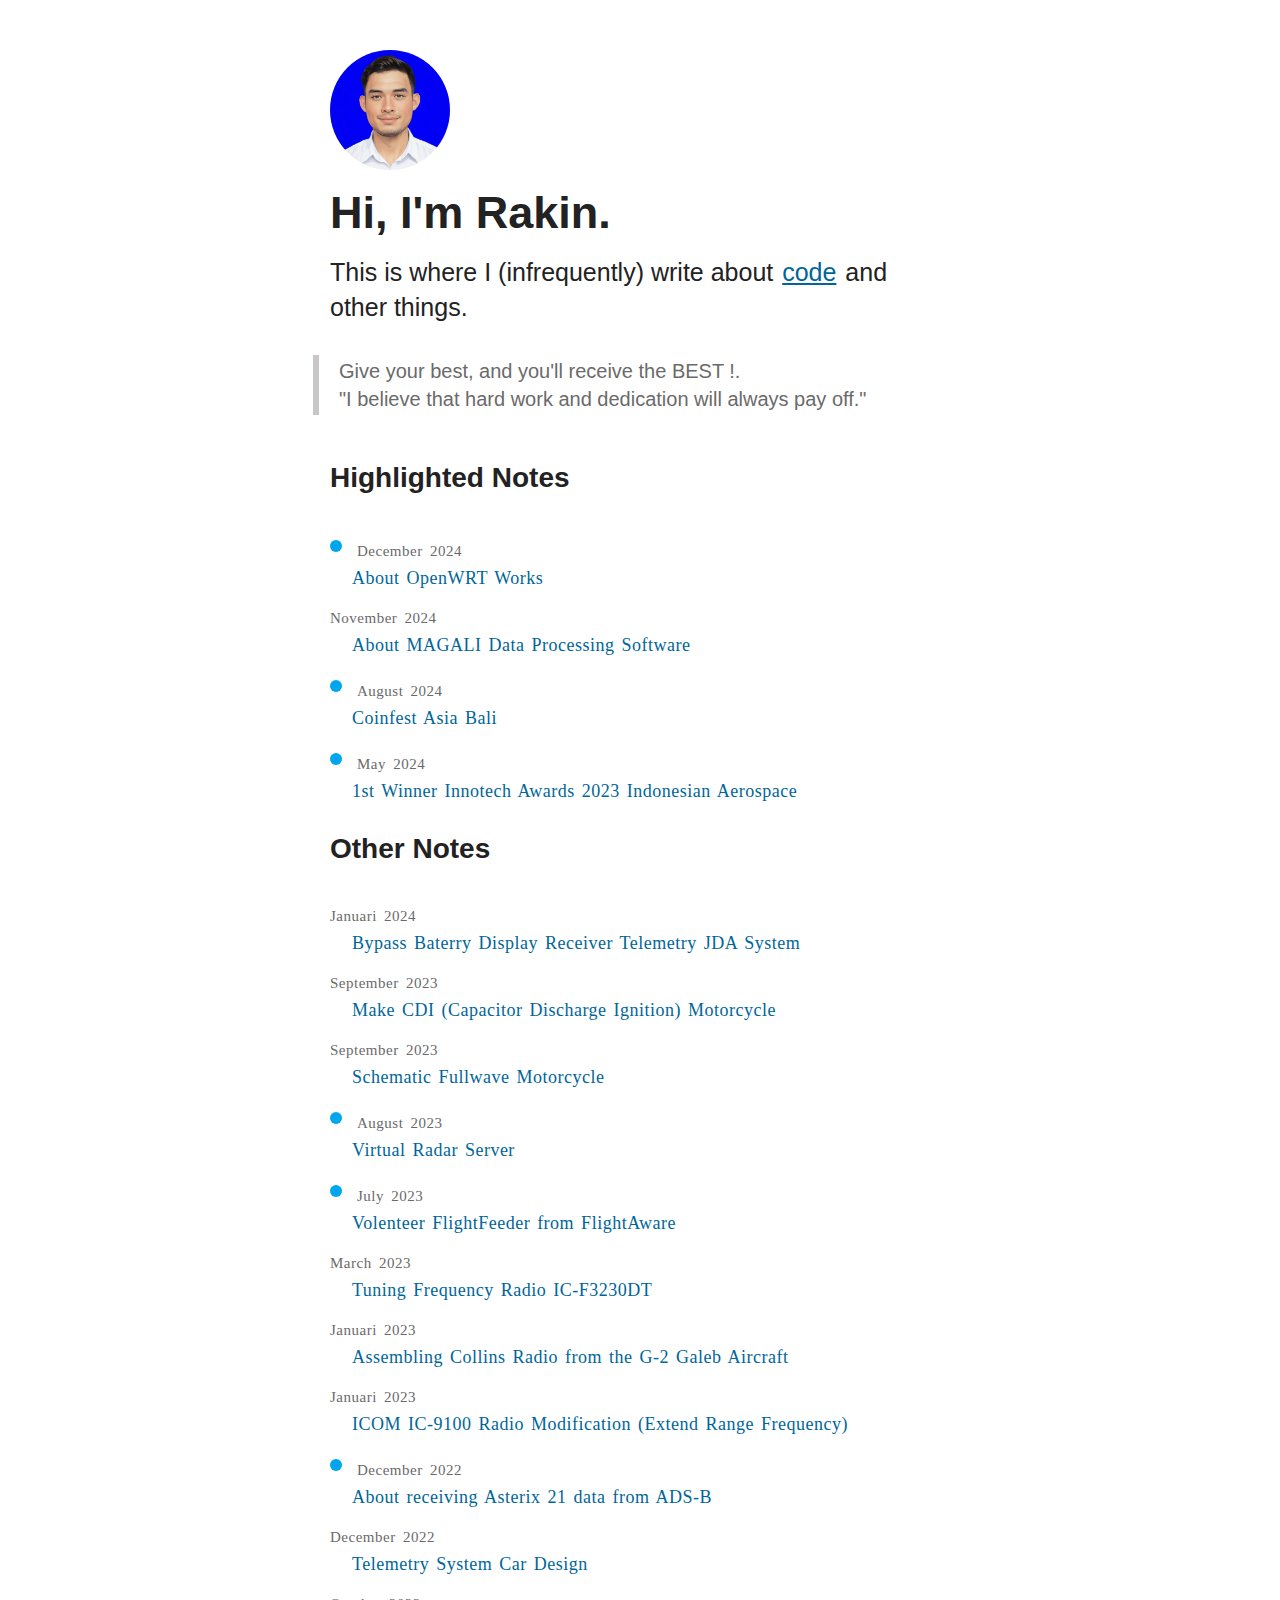
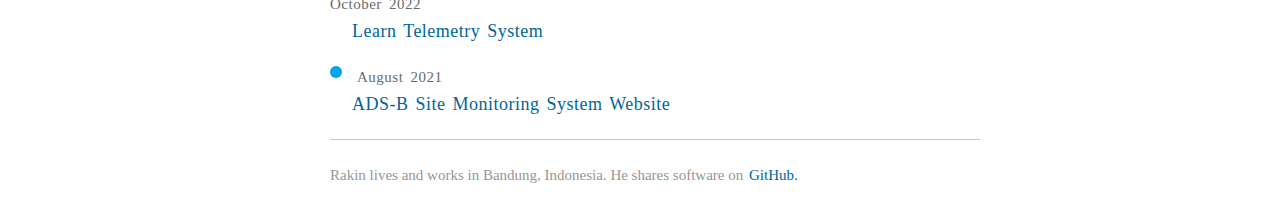
<file: index.html>
<!DOCTYPE html>
<html lang="en">
<head>
    <meta charset="UTF-8">
    <meta name="viewport" content="width=device-width, initial-scale=1.0">
    <title>Home</title>
    <link rel="stylesheet" href="style.css">
</head>
<body>
    <div class="container cf">
        <div class="header">
            <div class="profile"></div>
        </div>
        <div class="main">
            <h1 class="judul">Hi, I'm Rakin.</h1>
            <p class="deskripsi">This is where I (infrequently) write about <a href="https://github.com/rakinghiyat" target="_blank">code</a> and other things.</p>
            <p class="quotes">Give your best, and you'll receive the BEST !.<br>"I believe that hard work and dedication will always pay off."</p>
            <!-- <p class="namequotes">T.S. Eliot – “Little Gidding”</p> -->

            <div class="list">
                <h2>Highlighted Notes</h2>
                <ul>
                    <li>
                        <div class="StyleCode"></div>
                        <div class="date">December 2024</div>
                        <div class="ListText"><a href="OpenWrt/openwrt.html">About OpenWRT Works</a></div>
                    </li>
                    <li>
                        <div class="StyleTek"></div>
                        <div class="date">November 2024</div>
                        <div class="ListText"><a href="Magali/magali.html">About MAGALI Data Processing Software</a></div>
                    </li>
                    <li>
                        <div class="StyleCode"></div>
                        <div class="date">August 2024</div>
                        <div class="ListText"><a href="">Coinfest Asia Bali</a></div>
                    </li>
                    <li>
                        <div class="StyleCode"></div>
                        <div class="date">May 2024</div>
                        <div class="ListText"><a href="Innotech/innotech.html">1st Winner Innotech Awards 2023 Indonesian Aerospace</a></div>
                    </li>
                </ul>

                <h2>Other Notes</h2>

                <ul>
                    <li>
                        <div class="StyleTek"></div>
                        <div class="date">Januari 2024</div>
                        <div class="ListText"><a href="#">Bypass Baterry Display Receiver Telemetry JDA System</a></div>
                    </li>
                    <li>
                        <div class="StyleTek"></div>
                        <div class="date">September 2023</div>
                        <div class="ListText"><a href="#">Make CDI (Capacitor Discharge Ignition) Motorcycle</a></div>
                    </li>
                    <li>
                        <div class="StyleTek"></div>
                        <div class="date">September 2023</div>
                        <div class="ListText"><a href="">Schematic Fullwave Motorcycle</a></div>
                    </li>
                    <li>
                        <div class="StyleCode"></div>
                        <div class="date">August 2023</div>
                        <div class="ListText"><a href="">Virtual Radar Server</a></div>
                    </li>
                    <li>
                        <div class="StyleCode"></div>
                        <div class="date">July 2023</div>
                        <div class="ListText"><a href="">Volenteer FlightFeeder from FlightAware</a></div>
                    </li>
                    <li>
                        <div class="StyleTek"></div>
                        <div class="date">March 2023</div>
                        <div class="ListText"><a href="">Tuning Frequency Radio IC-F3230DT</a></div>
                    </li>
                    <li>
                        <div class="StyleTek"></div>
                        <div class="date">Januari 2023</div>
                        <div class="ListText"><a href="">Assembling Collins Radio from the G-2 Galeb Aircraft</a></div>
                    </li>
                    <li>
                        <div class="StyleTek"></div>
                        <div class="date">Januari 2023</div>
                        <div class="ListText"><a href="">ICOM IC-9100 Radio Modification (Extend Range Frequency)</a></div>
                    </li>
                    <li>
                        <div class="StyleCode"></div>
                        <div class="date">December 2022</div>
                        <div class="ListText"><a href="">About receiving Asterix 21 data from ADS-B</a></div>
                    </li>
                    <li>
                        <div class="StyleTek"></div>
                        <div class="date">December 2022</div>
                        <div class="ListText"><a href="#">Telemetry System Car Design</a></div>
                    </li>
                    <li>
                        <div class="StyleTek"></div>
                        <div class="date">October 2022</div>
                        <div class="ListText"><a href="#">Learn Telemetry System</a></div>
                    </li>
                    <li>
                        <div class="StyleCode"></div>
                        <div class="date">August 2021</div>
                        <div class="ListText"><a href="#">ADS-B Site Monitoring System Website</a></div>
                    </li>
                </ul>
            </div>
        </div>
        <div class="footer">

            Rakin lives and works in Bandung, Indonesia. He shares software on <a href="https://github.com/rakinghiyat" target="_blank">GitHub.</a>

        </div>
    </div>
    
</body>
</html>
</file>
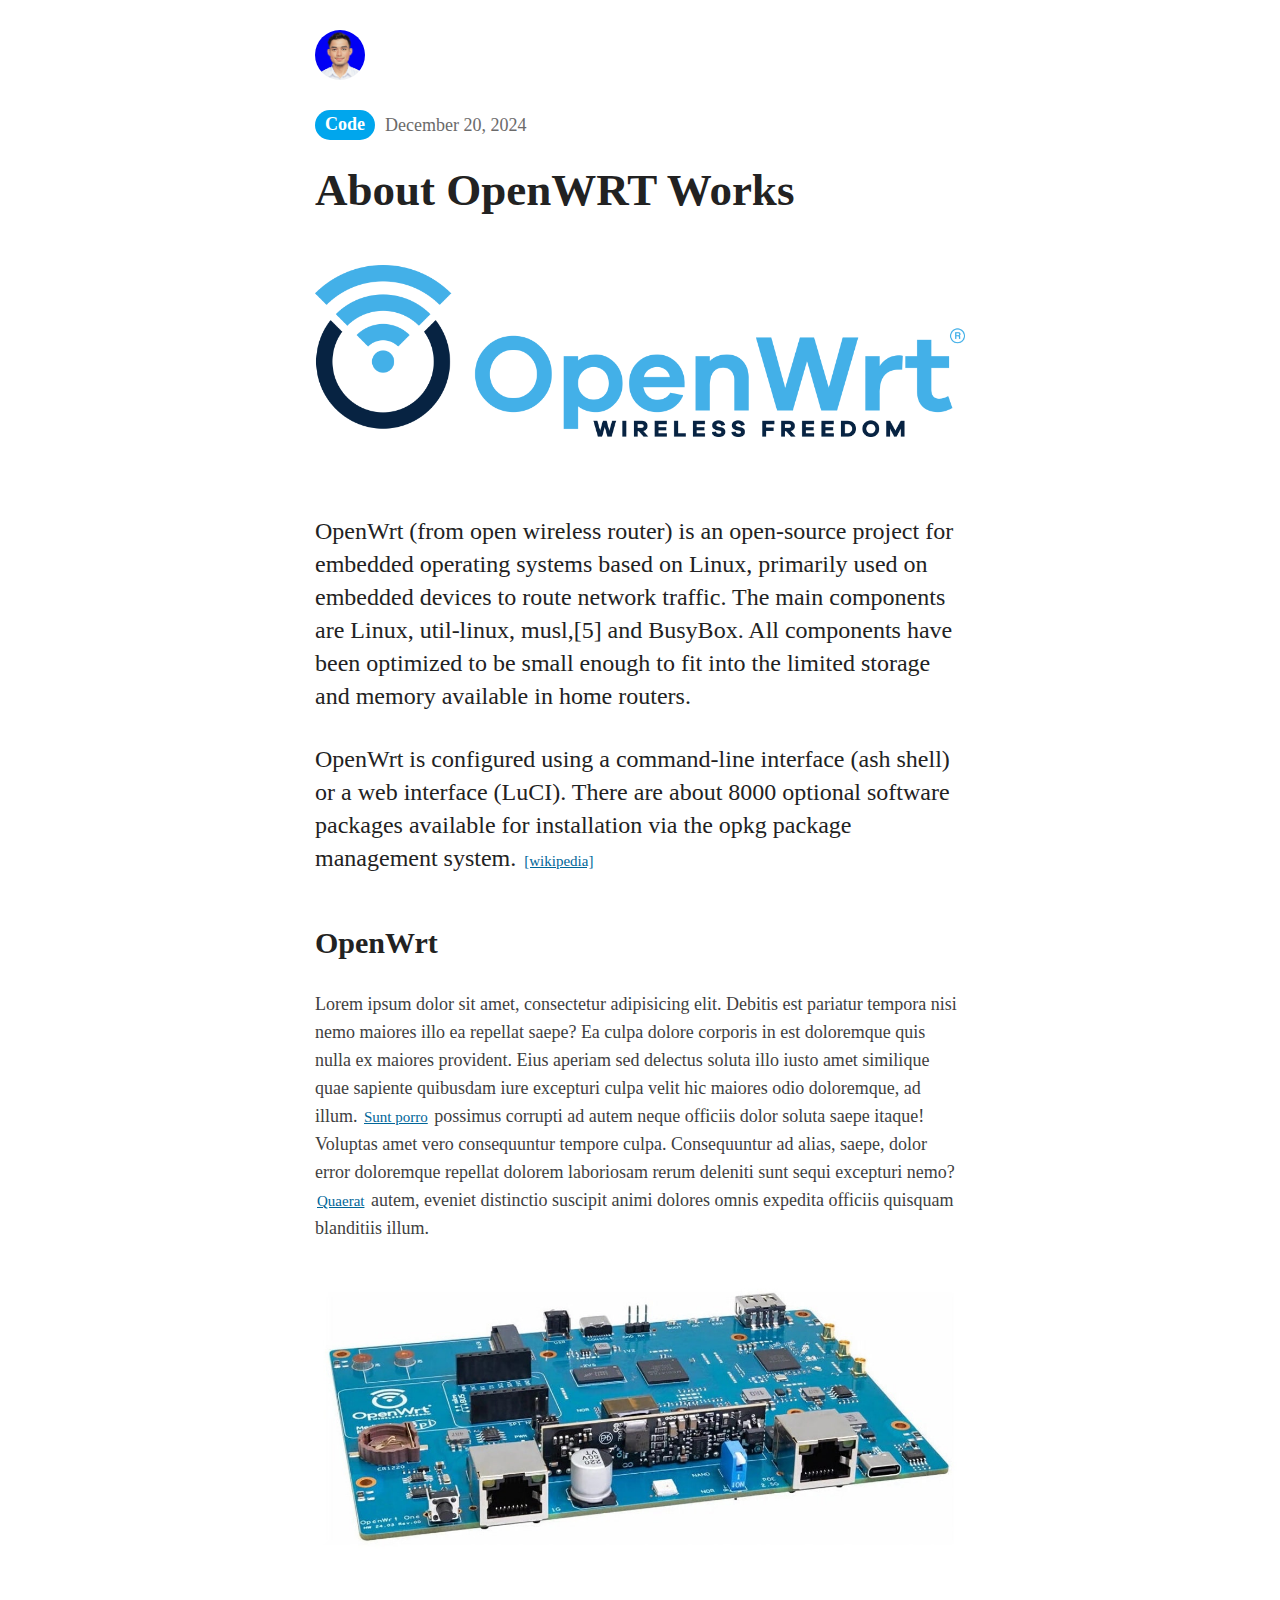
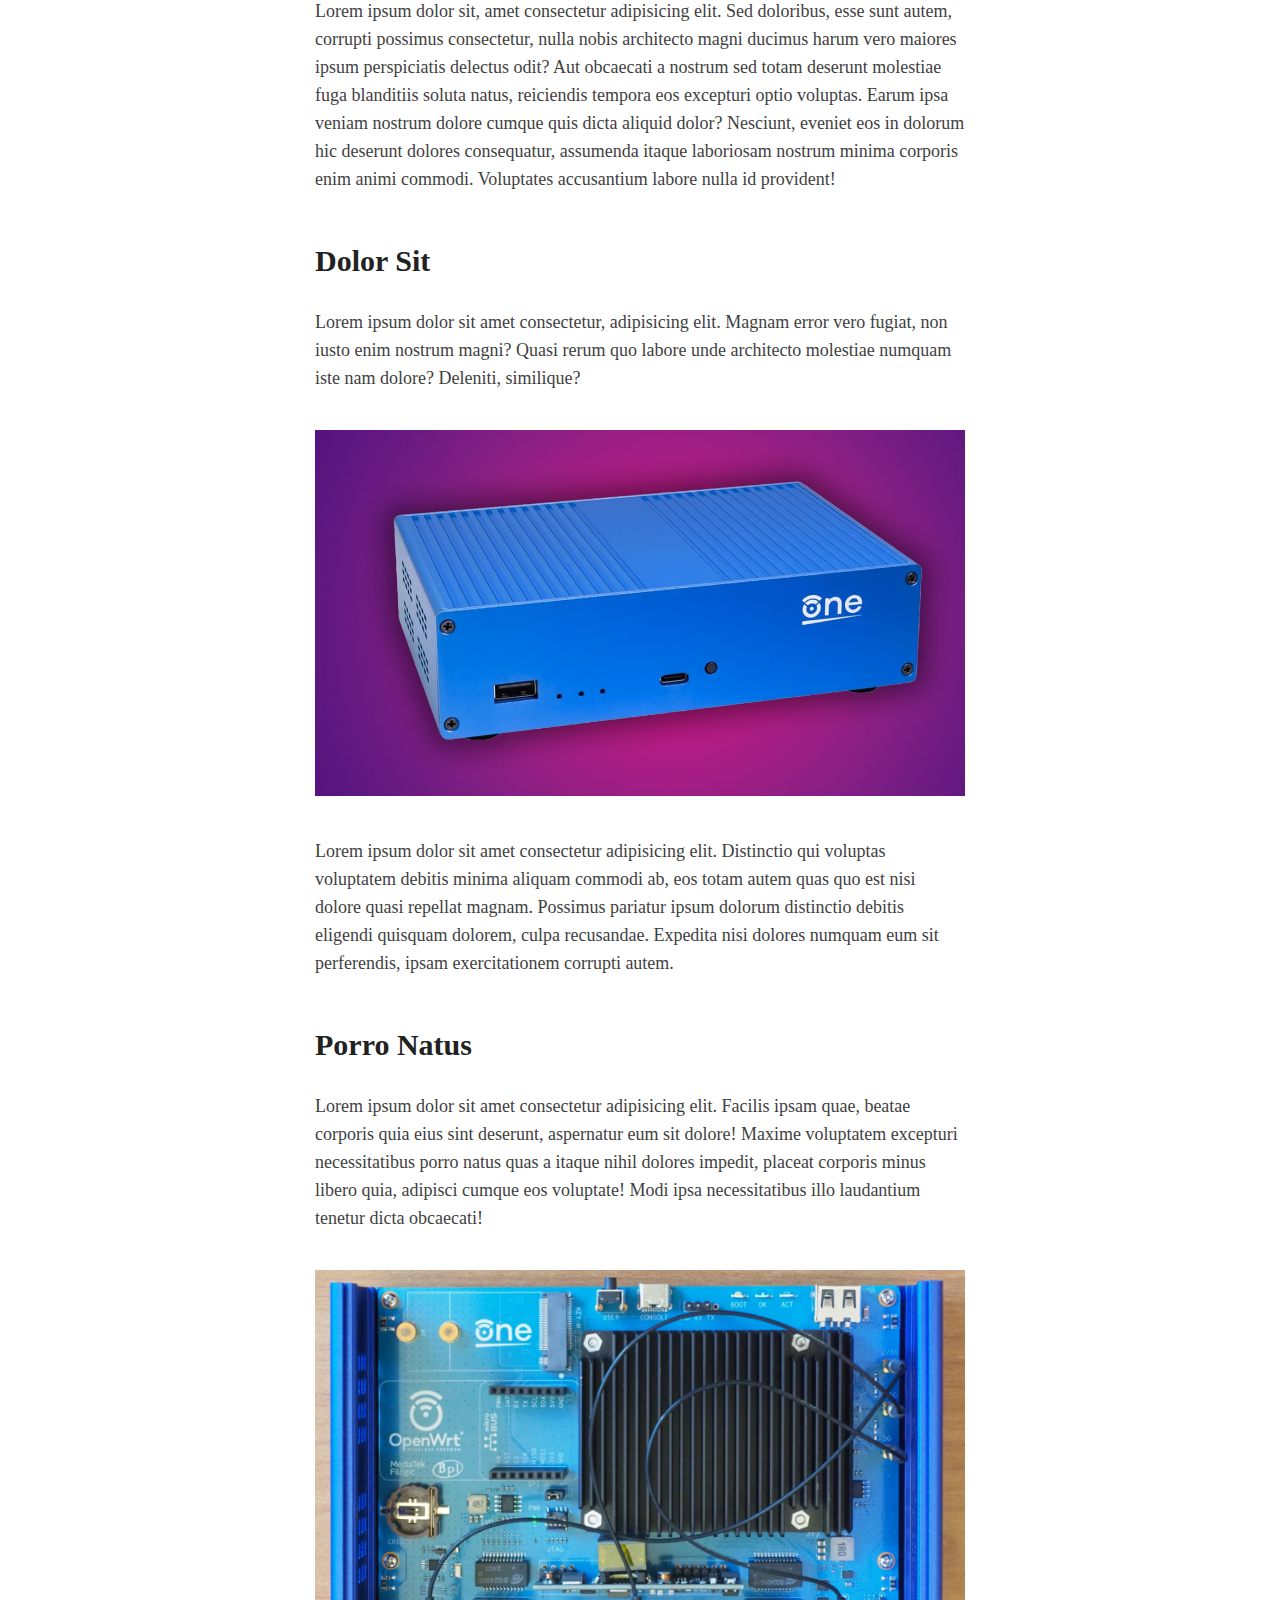
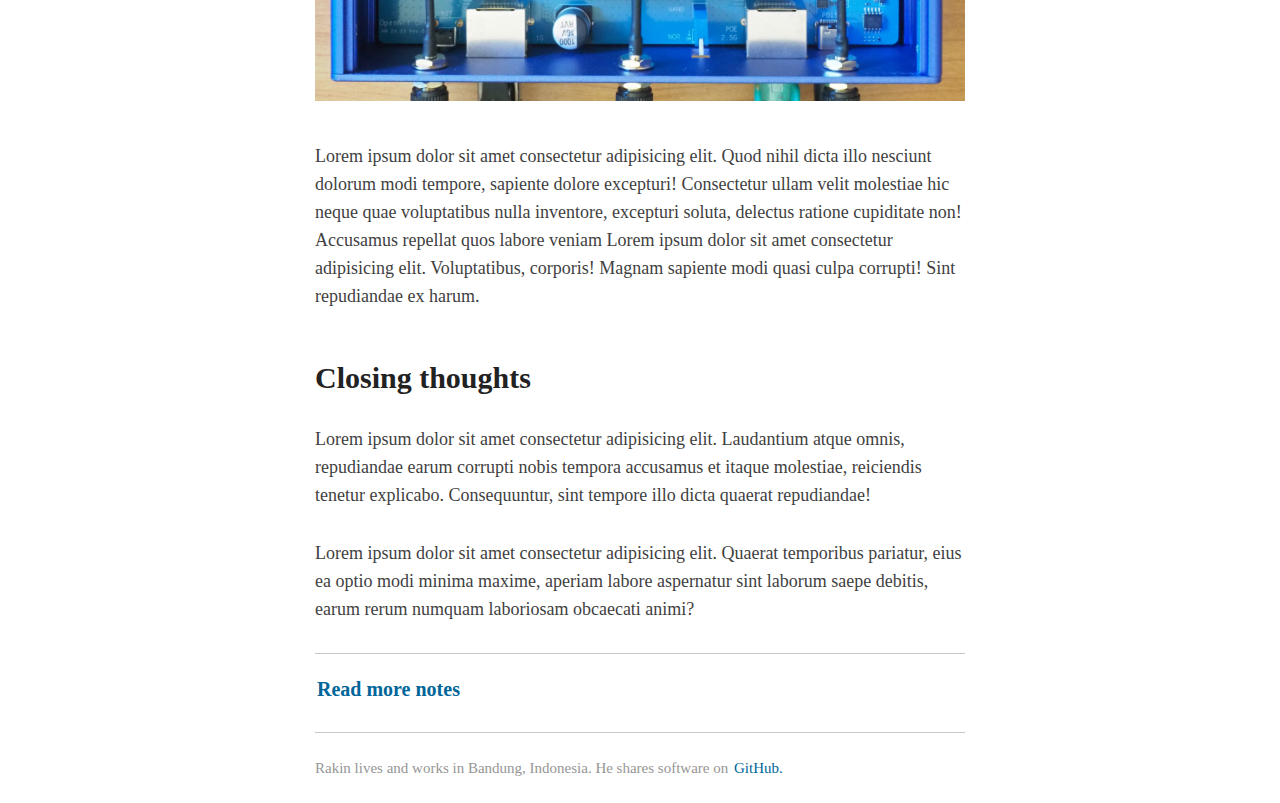
<file: OpenWrt/index.html>
<!DOCTYPE html>
<html lang="en">
<head>
    <meta charset="UTF-8">
    <meta name="viewport" content="width=device-width, initial-scale=1.0">
    <title>About OpenWRT Works
    </title>
    <link rel="stylesheet" href="/style1.css">
    <style>
        .container .main .cover {
        width: 100%;
        height: 200px;
        background-image: url(img/cover.jpg);
        background-size: contain;
    }
    </style>
</head>
<body>
    <div class="container">
        <div class="header">
            <div class="profile"></div>
            <div class="StyleCode">Code</div>
            <div class="date">December 20, 2024</div>
            <div class="judul"><h1>About OpenWRT Works</h1></div>
        </div>
        <div class="main">
            <div class="cover"></div>
            <div class="description">
                <p>OpenWrt (from open wireless router) is an open-source project for embedded operating systems based on Linux, primarily used on embedded devices to route network traffic. The main components are Linux, util-linux, musl,[5] and BusyBox. All components have been optimized to be small enough to fit into the limited storage and memory available in home routers.</p>
                <p>OpenWrt is configured using a command-line interface (ash shell) or a web interface (LuCI). There are about 8000 optional software packages available for installation via the opkg package management system. <a href="https://en.wikipedia.org/wiki/OpenWrt" target="_blank">[wikipedia]</a></p>
            </div>
            <div class="subjudul"><h2>OpenWrt</h2></div>
            <div class="articel">
                <p>Lorem ipsum dolor sit amet, consectetur adipisicing elit. Debitis est pariatur tempora nisi nemo maiores illo ea repellat saepe? Ea culpa dolore corporis in est doloremque quis nulla ex maiores provident. Eius aperiam sed delectus soluta illo iusto amet similique quae sapiente quibusdam iure excepturi culpa velit hic maiores odio doloremque, ad illum. <a href="#">Sunt porro</a> possimus corrupti ad autem neque officiis dolor soluta saepe itaque! Voluptas amet vero consequuntur tempore culpa. Consequuntur ad alias, saepe, dolor error doloremque repellat dolorem laboriosam rerum deleniti sunt sequi excepturi nemo? <a href="#">Quaerat</a> autem, eveniet distinctio suscipit animi dolores omnis expedita officiis quisquam blanditiis illum.</p>
                <img src="img/img1.jpg" alt="server">
                <p>Lorem ipsum dolor sit, amet consectetur adipisicing elit. Sed doloribus, esse sunt autem, corrupti possimus consectetur, nulla nobis architecto magni ducimus harum vero maiores ipsum perspiciatis delectus odit? Aut obcaecati a nostrum sed totam deserunt molestiae fuga blanditiis soluta natus, reiciendis tempora eos excepturi optio voluptas. Earum ipsa veniam nostrum dolore cumque quis dicta aliquid dolor? Nesciunt, eveniet eos in dolorum hic deserunt dolores consequatur, assumenda itaque laboriosam nostrum minima corporis enim animi commodi. Voluptates accusantium labore nulla id provident!</p>

                <h2>Dolor Sit</h2>

                <p>Lorem ipsum dolor sit amet consectetur, adipisicing elit. Magnam error vero fugiat, non iusto enim nostrum magni? Quasi rerum quo labore unde architecto molestiae numquam iste nam dolore? Deleniti, similique?</p>

                <img src="img/img2.jpg" alt="server">

                <p>Lorem ipsum dolor sit amet consectetur adipisicing elit. Distinctio qui voluptas voluptatem debitis minima aliquam commodi ab, eos totam autem quas quo est nisi dolore quasi repellat magnam. Possimus pariatur ipsum dolorum distinctio debitis eligendi quisquam dolorem, culpa recusandae. Expedita nisi dolores numquam eum sit perferendis, ipsam exercitationem corrupti autem.</p>
            
                <h2>Porro Natus</h2>

                <p>Lorem ipsum dolor sit amet consectetur adipisicing elit. Facilis ipsam quae, beatae corporis quia eius sint deserunt, aspernatur eum sit dolore! Maxime voluptatem excepturi necessitatibus porro natus quas a itaque nihil dolores impedit, placeat corporis minus libero quia, adipisci cumque eos voluptate! Modi ipsa necessitatibus illo laudantium tenetur dicta obcaecati!</p>

                <img src="img/img3.jpeg" alt="">
                <p>Lorem ipsum dolor sit amet consectetur adipisicing elit. Quod nihil dicta illo nesciunt dolorum modi tempore, sapiente dolore excepturi! Consectetur ullam velit molestiae hic neque quae voluptatibus nulla inventore, excepturi soluta, delectus ratione cupiditate non! Accusamus repellat quos labore veniam Lorem ipsum dolor sit amet consectetur adipisicing elit. Voluptatibus, corporis! Magnam sapiente modi quasi culpa corrupti! Sint repudiandae ex harum.
                </p>


                <h2>Closing thoughts</h2>
                <p>Lorem ipsum dolor sit amet consectetur adipisicing elit. Laudantium atque omnis, repudiandae earum corrupti nobis tempora accusamus et itaque molestiae, reiciendis tenetur explicabo. Consequuntur, sint tempore illo dicta quaerat repudiandae!</p>

                <p>Lorem ipsum dolor sit amet consectetur adipisicing elit. Quaerat temporibus pariatur, eius ea optio modi minima maxime, aperiam labore aspernatur sint laborum saepe debitis, earum rerum numquam laboriosam obcaecati animi?</p>

            </div>
        </div>


        <div class="back">
            <a href="/index.html">Read more notes</a>
        </div>
        <div class="footer">
            Rakin lives and works in Bandung, Indonesia. He shares software on <a href="https://github.com/rakinghiyat" target="_blank">GitHub.</a>
        </div>
    </div>
</body>
</html>
</file>
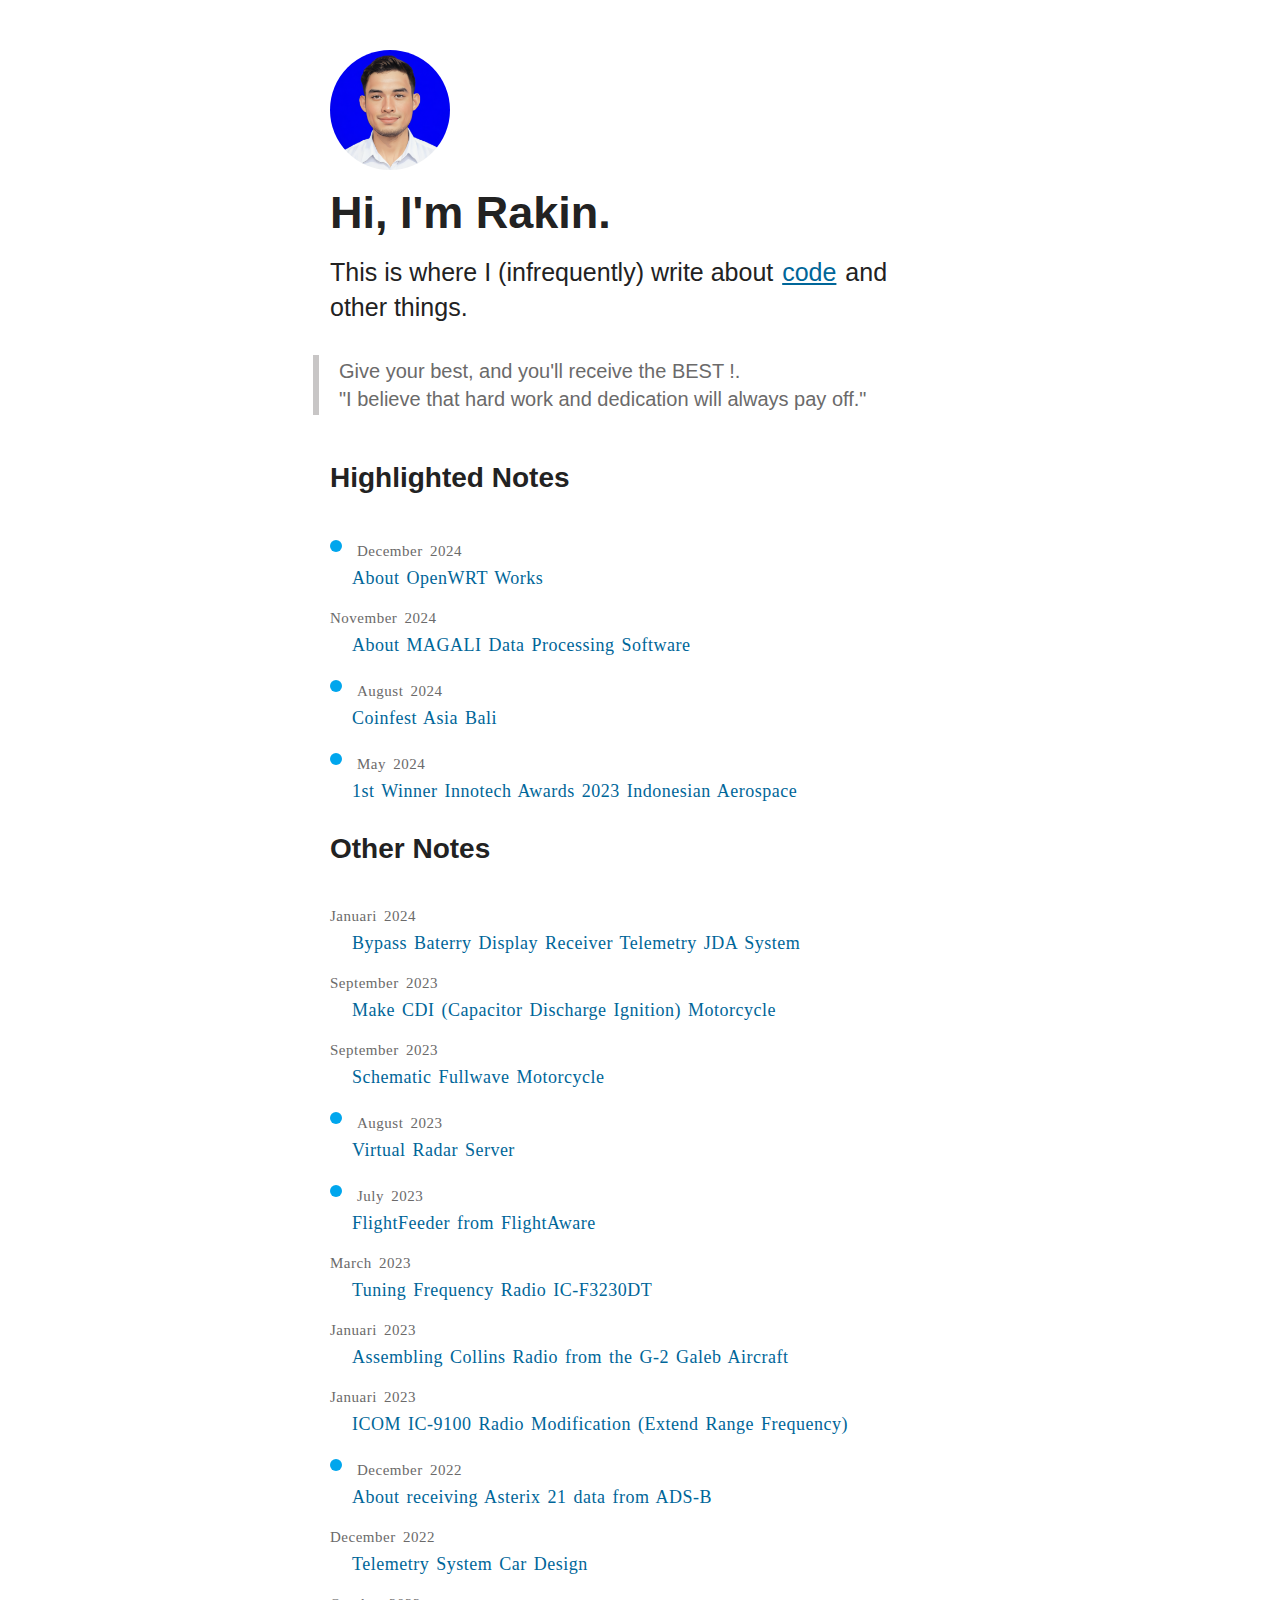
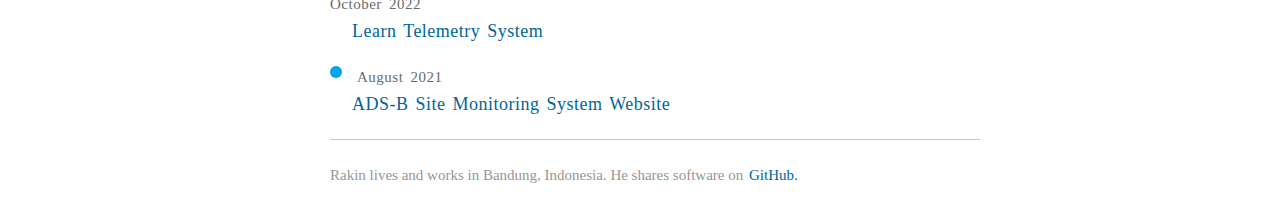
<file: home.html>
<!DOCTYPE html>
<html lang="en">
<head>
    <meta charset="UTF-8">
    <meta name="viewport" content="width=device-width, initial-scale=1.0">
    <title>Home</title>
    <link rel="stylesheet" href="style.css">
</head>
<body>
    <div class="container cf">
        <div class="header">
            <div class="profile"></div>
        </div>
        <div class="main">
            <h1 class="judul">Hi, I'm Rakin.</h1>
            <p class="deskripsi">This is where I (infrequently) write about <a href="https://github.com/rakinghiyat" target="_blank">code</a> and other things.</p>
            <p class="quotes">Give your best, and you'll receive the BEST !.<br>"I believe that hard work and dedication will always pay off."</p>
            <!-- <p class="namequotes">T.S. Eliot – “Little Gidding”</p> -->

            <div class="list">
                <h2>Highlighted Notes</h2>
                <ul>
                    <li>
                        <div class="StyleCode"></div>
                        <div class="date">December 2024</div>
                        <div class="ListText"><a href="openwrt.html">About OpenWRT Works</a></div>
                    </li>
                    <li>
                        <div class="StyleTek"></div>
                        <div class="date">November 2024</div>
                        <div class="ListText"><a href="">About MAGALI Data Processing Software</a></div>
                    </li>
                    <li>
                        <div class="StyleCode"></div>
                        <div class="date">August 2024</div>
                        <div class="ListText"><a href="">Coinfest Asia Bali</a></div>
                    </li>
                    <li>
                        <div class="StyleCode"></div>
                        <div class="date">May 2024</div>
                        <div class="ListText"><a href="">1st Winner Innotech Awards 2023 Indonesian Aerospace</a></div>
                    </li>
                </ul>

                <h2>Other Notes</h2>

                <ul>
                    <li>
                        <div class="StyleTek"></div>
                        <div class="date">Januari 2024</div>
                        <div class="ListText"><a href="#">Bypass Baterry Display Receiver Telemetry JDA System</a></div>
                    </li>
                    <li>
                        <div class="StyleTek"></div>
                        <div class="date">September 2023</div>
                        <div class="ListText"><a href="#">Make CDI (Capacitor Discharge Ignition) Motorcycle</a></div>
                    </li>
                    <li>
                        <div class="StyleTek"></div>
                        <div class="date">September 2023</div>
                        <div class="ListText"><a href="">Schematic Fullwave Motorcycle</a></div>
                    </li>
                    <li>
                        <div class="StyleCode"></div>
                        <div class="date">August 2023</div>
                        <div class="ListText"><a href="">Virtual Radar Server</a></div>
                    </li>
                    <li>
                        <div class="StyleCode"></div>
                        <div class="date">July 2023</div>
                        <div class="ListText"><a href="">FlightFeeder from FlightAware</a></div>
                    </li>
                    <li>
                        <div class="StyleTek"></div>
                        <div class="date">March 2023</div>
                        <div class="ListText"><a href="">Tuning Frequency Radio IC-F3230DT</a></div>
                    </li>
                    <li>
                        <div class="StyleTek"></div>
                        <div class="date">Januari 2023</div>
                        <div class="ListText"><a href="">Assembling Collins Radio from the G-2 Galeb Aircraft</a></div>
                    </li>
                    <li>
                        <div class="StyleTek"></div>
                        <div class="date">Januari 2023</div>
                        <div class="ListText"><a href="">ICOM IC-9100 Radio Modification (Extend Range Frequency)</a></div>
                    </li>
                    <li>
                        <div class="StyleCode"></div>
                        <div class="date">December 2022</div>
                        <div class="ListText"><a href="">About receiving Asterix 21 data from ADS-B</a></div>
                    </li>
                    <li>
                        <div class="StyleTek"></div>
                        <div class="date">December 2022</div>
                        <div class="ListText"><a href="#">Telemetry System Car Design</a></div>
                    </li>
                    <li>
                        <div class="StyleTek"></div>
                        <div class="date">October 2022</div>
                        <div class="ListText"><a href="#">Learn Telemetry System</a></div>
                    </li>
                    <li>
                        <div class="StyleCode"></div>
                        <div class="date">August 2021</div>
                        <div class="ListText"><a href="#">ADS-B Site Monitoring System Website</a></div>
                    </li>
                </ul>
            </div>
        </div>
        <div class="footer">

            Rakin lives and works in Bandung, Indonesia. He shares software on <a href="https://github.com/rakinghiyat" target="_blank">GitHub.</a>

        </div>
    </div>
    
</body>
</html>
</file>
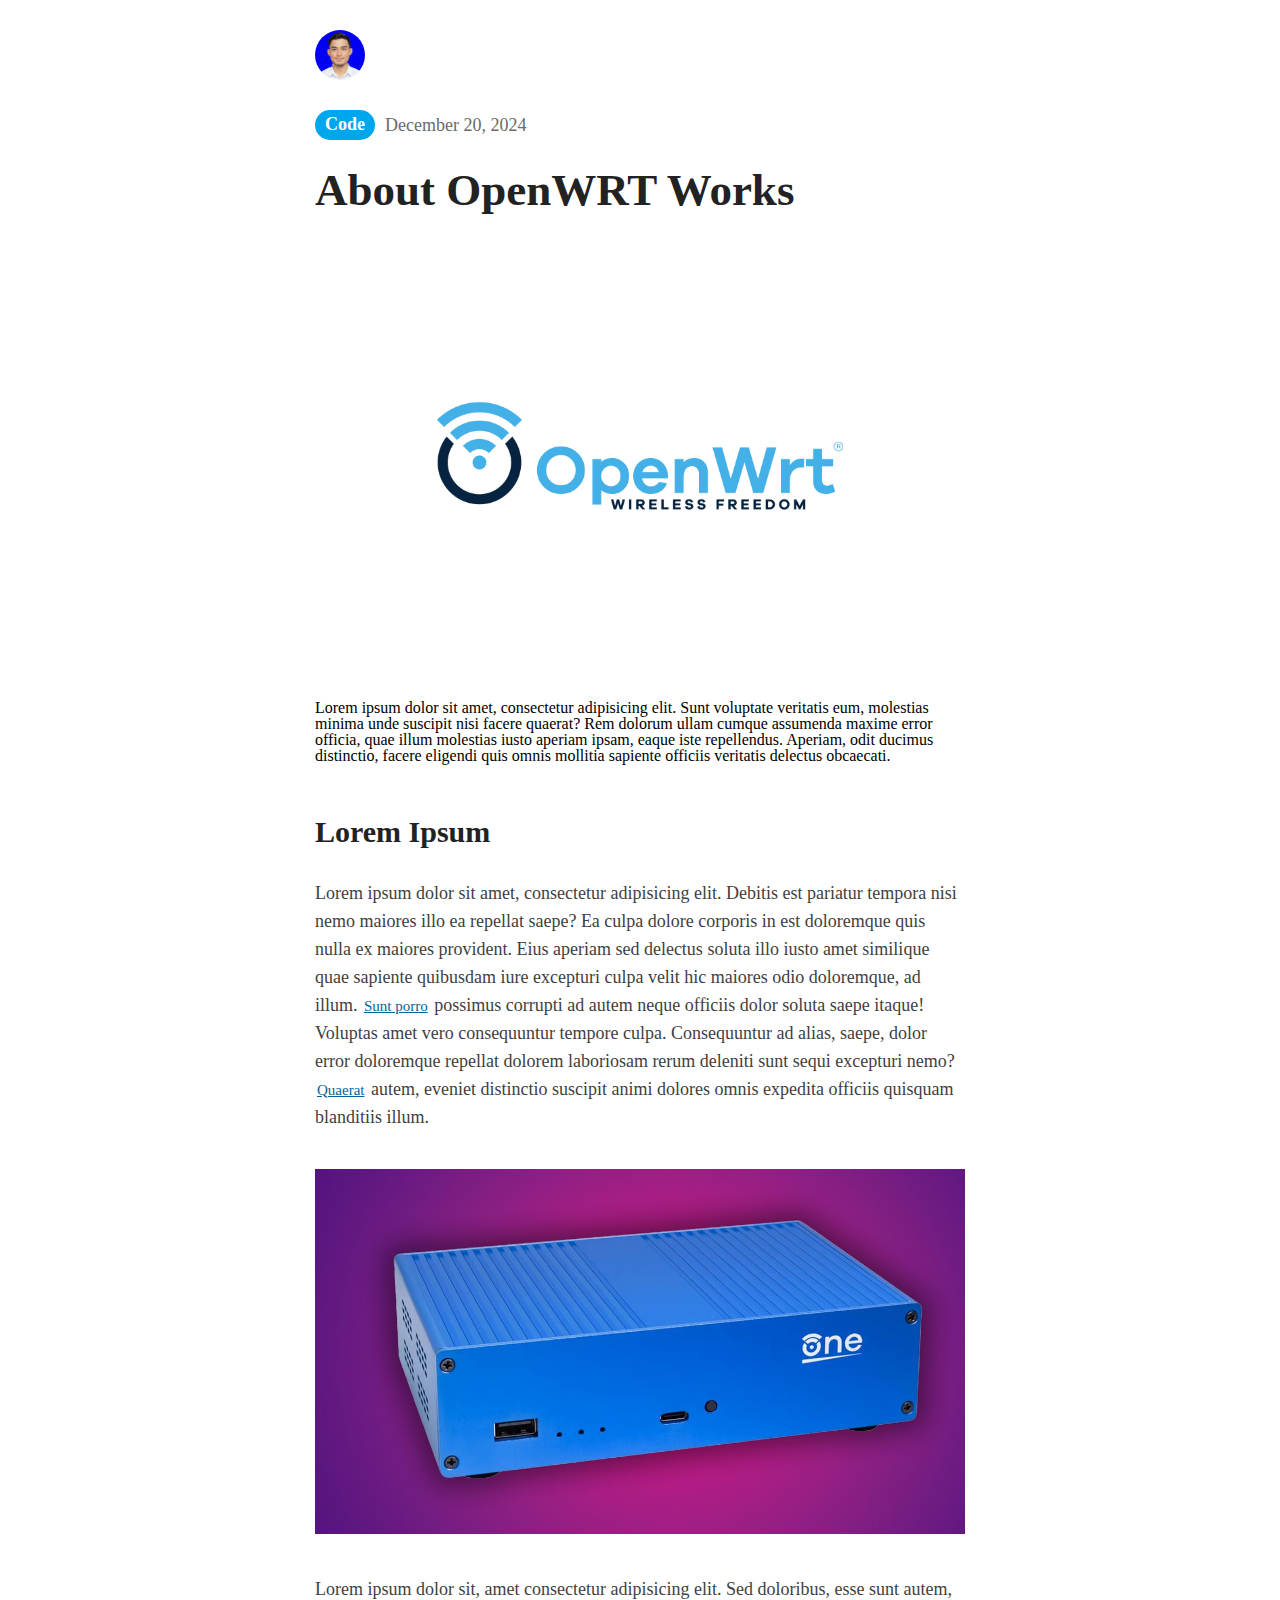
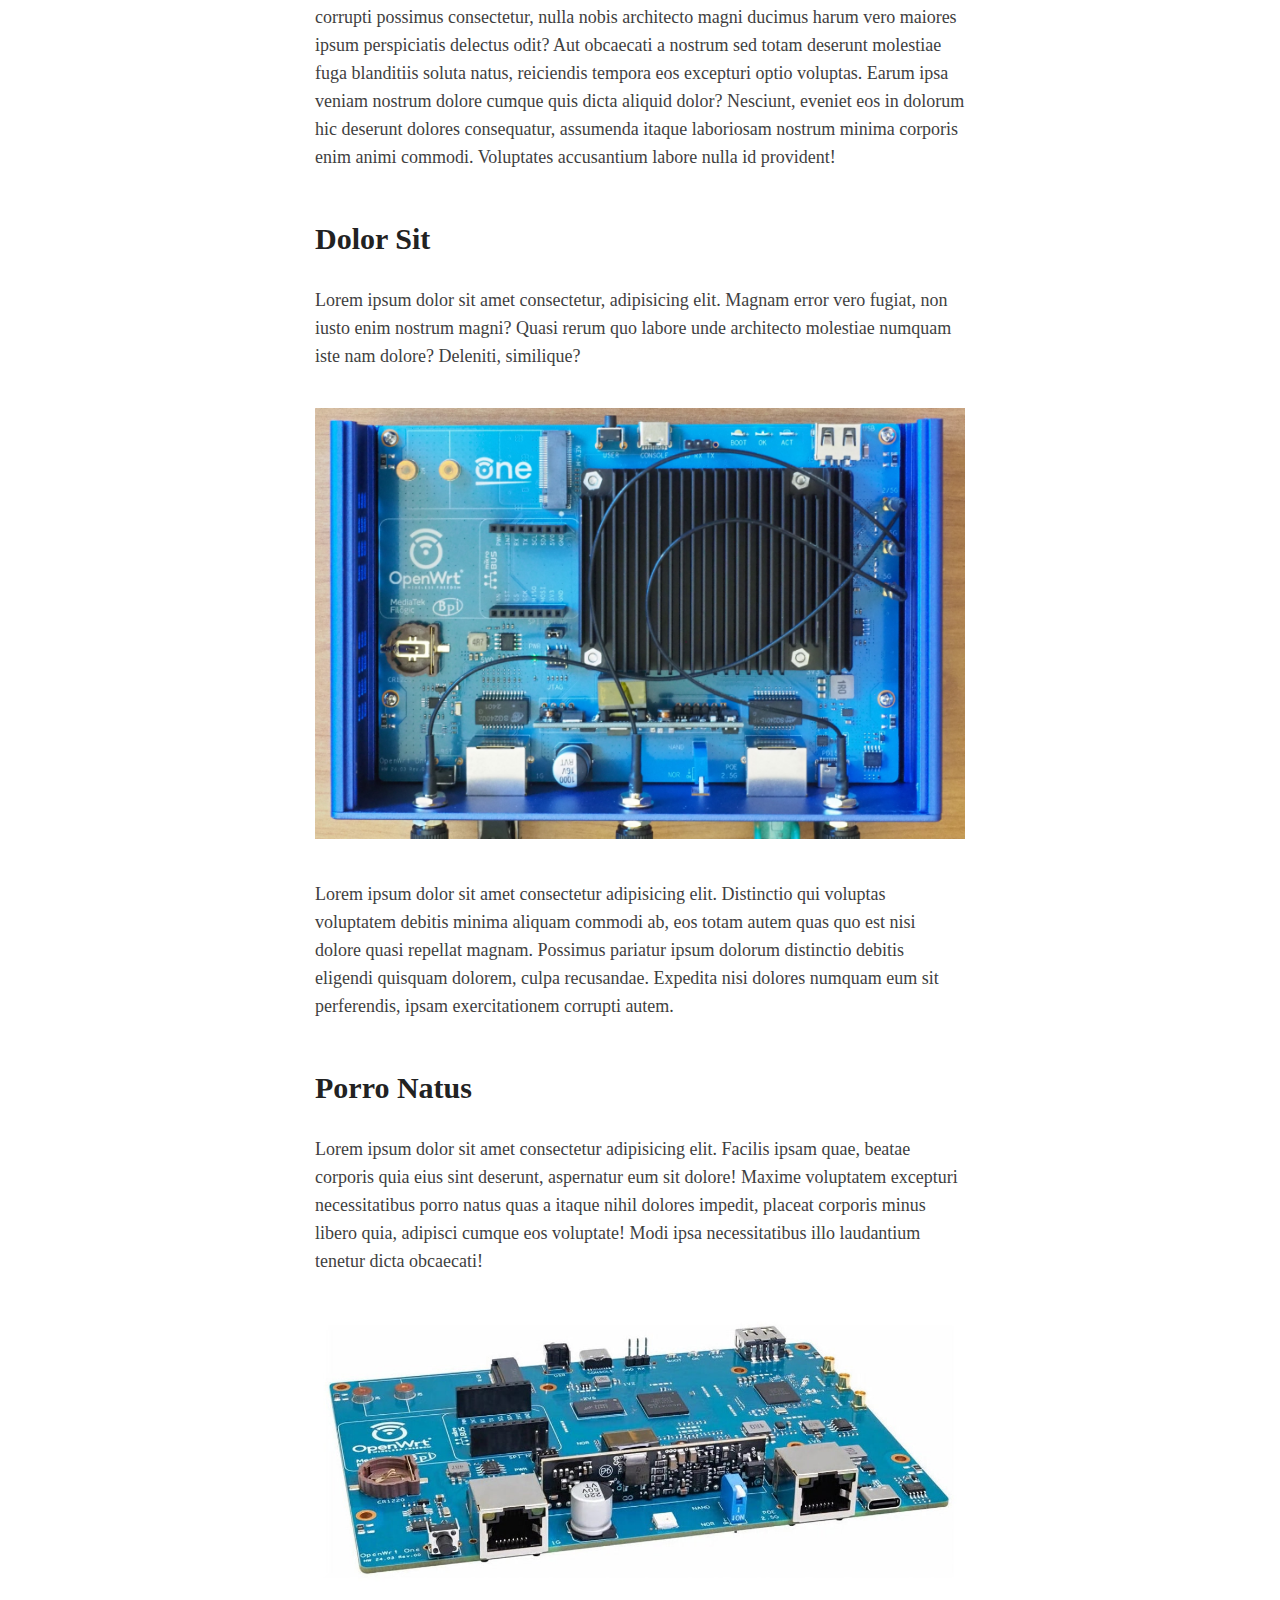
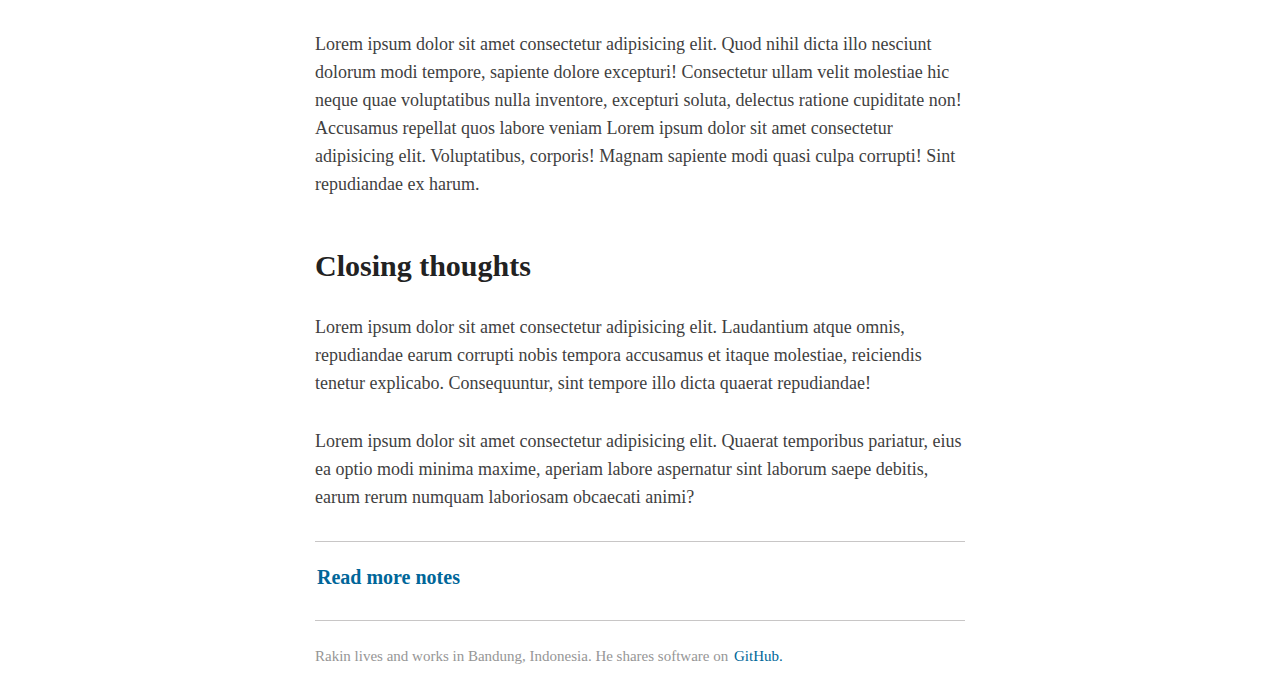
<file: inotech.html>
<!DOCTYPE html>
<html lang="en">
<head>
    <meta charset="UTF-8">
    <meta name="viewport" content="width=device-width, initial-scale=1.0">
    <title>About OpenWRT Works</title>
    <link rel="stylesheet" href="style1.css">
</head>
<body>
    <div class="container">
        <div class="header">
            <div class="profile"></div>
            <div class="StyleCode">Code</div>
            <div class="date">December 20, 2024</div>
            <div class="judul"><h1>About OpenWRT Works</h1></div>
        </div>
        <div class="main">
            <div class="cover"><img src="img/openwrt.jpg" alt="openwrt"></div>
            <div class="description">
                Lorem ipsum dolor sit amet, consectetur adipisicing elit. Sunt voluptate veritatis eum, molestias minima unde suscipit nisi facere quaerat? Rem dolorum ullam cumque assumenda maxime error officia, quae illum molestias iusto aperiam ipsam, eaque iste repellendus. Aperiam, odit ducimus distinctio, facere eligendi quis omnis mollitia sapiente officiis veritatis delectus obcaecati.
            </div>
            <div class="subjudul"><h2>Lorem Ipsum</h2></div>
            <div class="articel">
                <p>Lorem ipsum dolor sit amet, consectetur adipisicing elit. Debitis est pariatur tempora nisi nemo maiores illo ea repellat saepe? Ea culpa dolore corporis in est doloremque quis nulla ex maiores provident. Eius aperiam sed delectus soluta illo iusto amet similique quae sapiente quibusdam iure excepturi culpa velit hic maiores odio doloremque, ad illum. <a href="#">Sunt porro</a> possimus corrupti ad autem neque officiis dolor soluta saepe itaque! Voluptas amet vero consequuntur tempore culpa. Consequuntur ad alias, saepe, dolor error doloremque repellat dolorem laboriosam rerum deleniti sunt sequi excepturi nemo? <a href="#">Quaerat</a> autem, eveniet distinctio suscipit animi dolores omnis expedita officiis quisquam blanditiis illum.</p>
                <img src="img/server.jpg" alt="server">
                <p>Lorem ipsum dolor sit, amet consectetur adipisicing elit. Sed doloribus, esse sunt autem, corrupti possimus consectetur, nulla nobis architecto magni ducimus harum vero maiores ipsum perspiciatis delectus odit? Aut obcaecati a nostrum sed totam deserunt molestiae fuga blanditiis soluta natus, reiciendis tempora eos excepturi optio voluptas. Earum ipsa veniam nostrum dolore cumque quis dicta aliquid dolor? Nesciunt, eveniet eos in dolorum hic deserunt dolores consequatur, assumenda itaque laboriosam nostrum minima corporis enim animi commodi. Voluptates accusantium labore nulla id provident!</p>

                <h2>Dolor Sit</h2>

                <p>Lorem ipsum dolor sit amet consectetur, adipisicing elit. Magnam error vero fugiat, non iusto enim nostrum magni? Quasi rerum quo labore unde architecto molestiae numquam iste nam dolore? Deleniti, similique?</p>

                <img src="img/server2.jpeg" alt="server">

                <p>Lorem ipsum dolor sit amet consectetur adipisicing elit. Distinctio qui voluptas voluptatem debitis minima aliquam commodi ab, eos totam autem quas quo est nisi dolore quasi repellat magnam. Possimus pariatur ipsum dolorum distinctio debitis eligendi quisquam dolorem, culpa recusandae. Expedita nisi dolores numquam eum sit perferendis, ipsam exercitationem corrupti autem.</p>
            
                <h2>Porro Natus</h2>

                <p>Lorem ipsum dolor sit amet consectetur adipisicing elit. Facilis ipsam quae, beatae corporis quia eius sint deserunt, aspernatur eum sit dolore! Maxime voluptatem excepturi necessitatibus porro natus quas a itaque nihil dolores impedit, placeat corporis minus libero quia, adipisci cumque eos voluptate! Modi ipsa necessitatibus illo laudantium tenetur dicta obcaecati!</p>

                <img src="img/server3.jpg" alt="">
                <p>Lorem ipsum dolor sit amet consectetur adipisicing elit. Quod nihil dicta illo nesciunt dolorum modi tempore, sapiente dolore excepturi! Consectetur ullam velit molestiae hic neque quae voluptatibus nulla inventore, excepturi soluta, delectus ratione cupiditate non! Accusamus repellat quos labore veniam Lorem ipsum dolor sit amet consectetur adipisicing elit. Voluptatibus, corporis! Magnam sapiente modi quasi culpa corrupti! Sint repudiandae ex harum.
                </p>


                <h2>Closing thoughts</h2>
                <p>Lorem ipsum dolor sit amet consectetur adipisicing elit. Laudantium atque omnis, repudiandae earum corrupti nobis tempora accusamus et itaque molestiae, reiciendis tenetur explicabo. Consequuntur, sint tempore illo dicta quaerat repudiandae!</p>

                <p>Lorem ipsum dolor sit amet consectetur adipisicing elit. Quaerat temporibus pariatur, eius ea optio modi minima maxime, aperiam labore aspernatur sint laborum saepe debitis, earum rerum numquam laboriosam obcaecati animi?</p>

            </div>
        </div>


        <div class="back">
            <a href="home.html">Read more notes</a>
        </div>
        <div class="footer">
            Rakin lives and works in Bandung, Indonesia. He shares software on <a href="https://github.com/rakinghiyat" target="_blank">GitHub.</a>
        </div>
    </div>
</body>
</html>
</file>
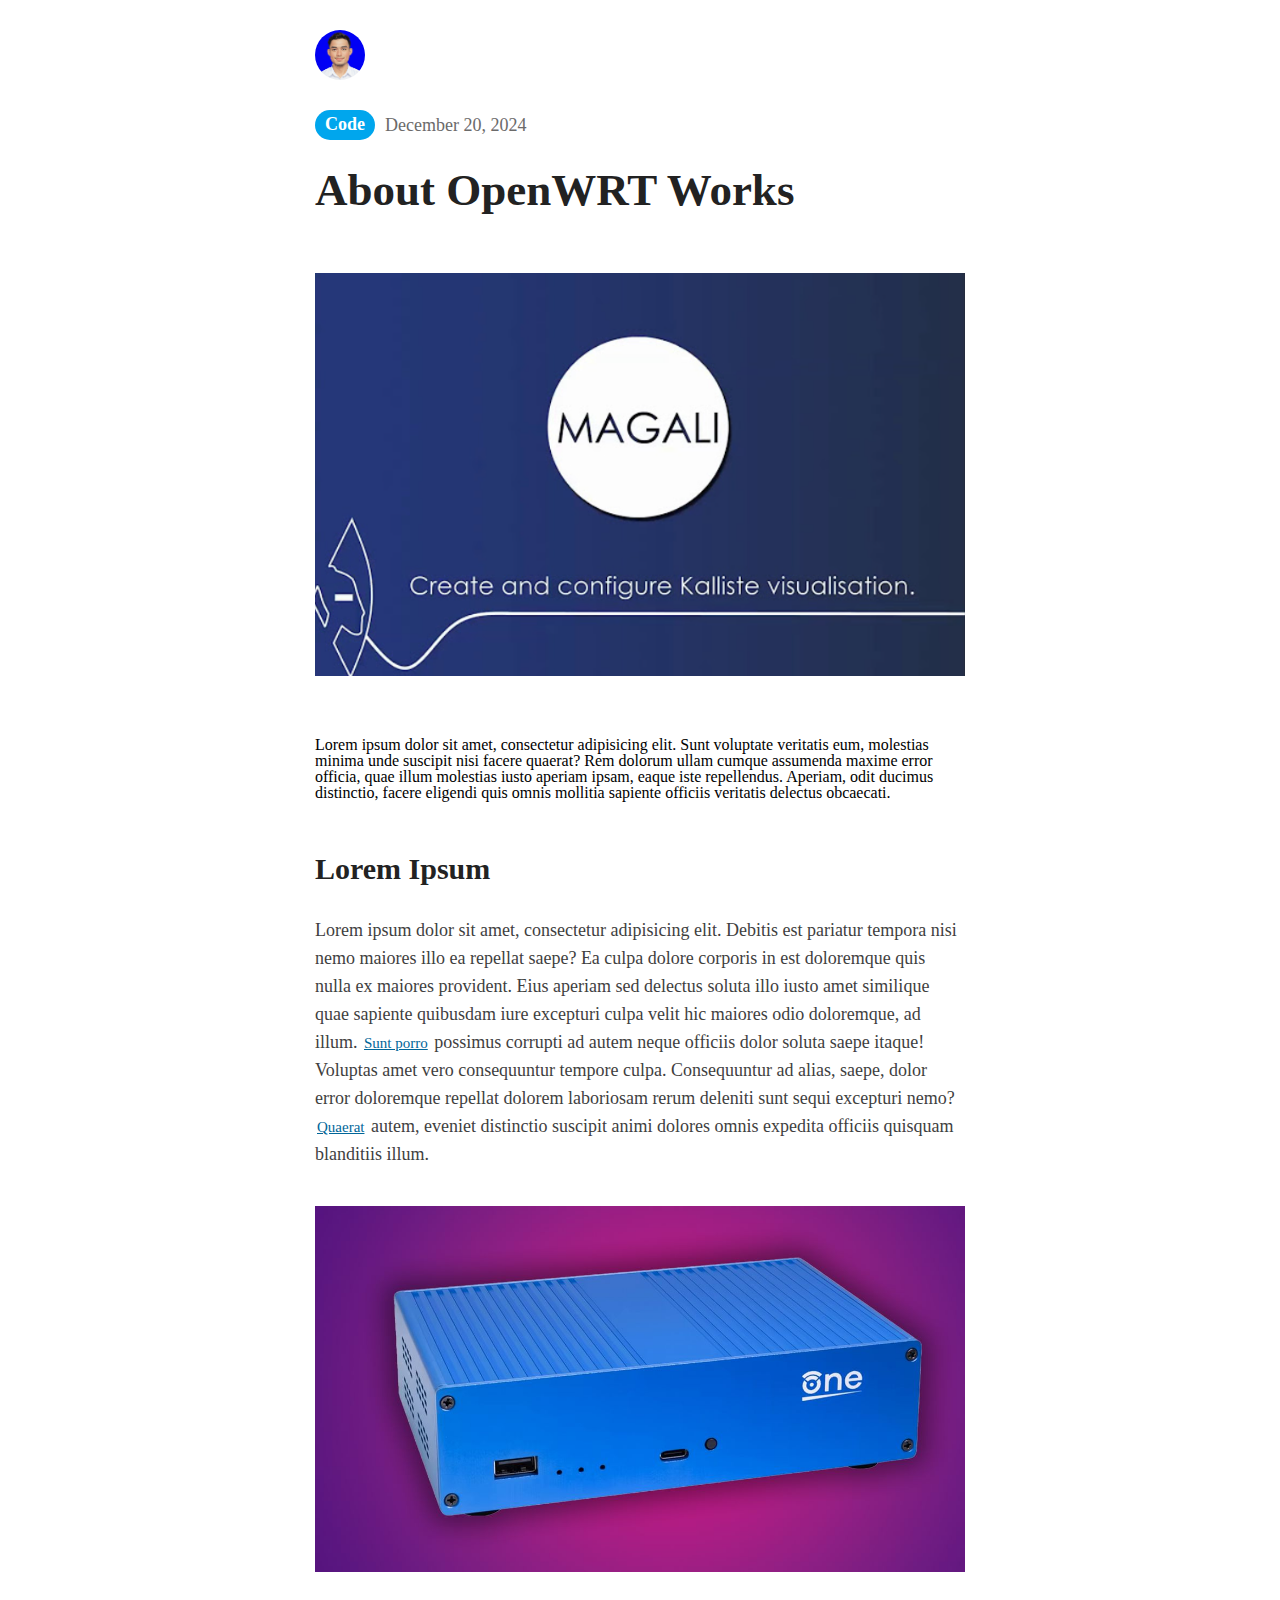
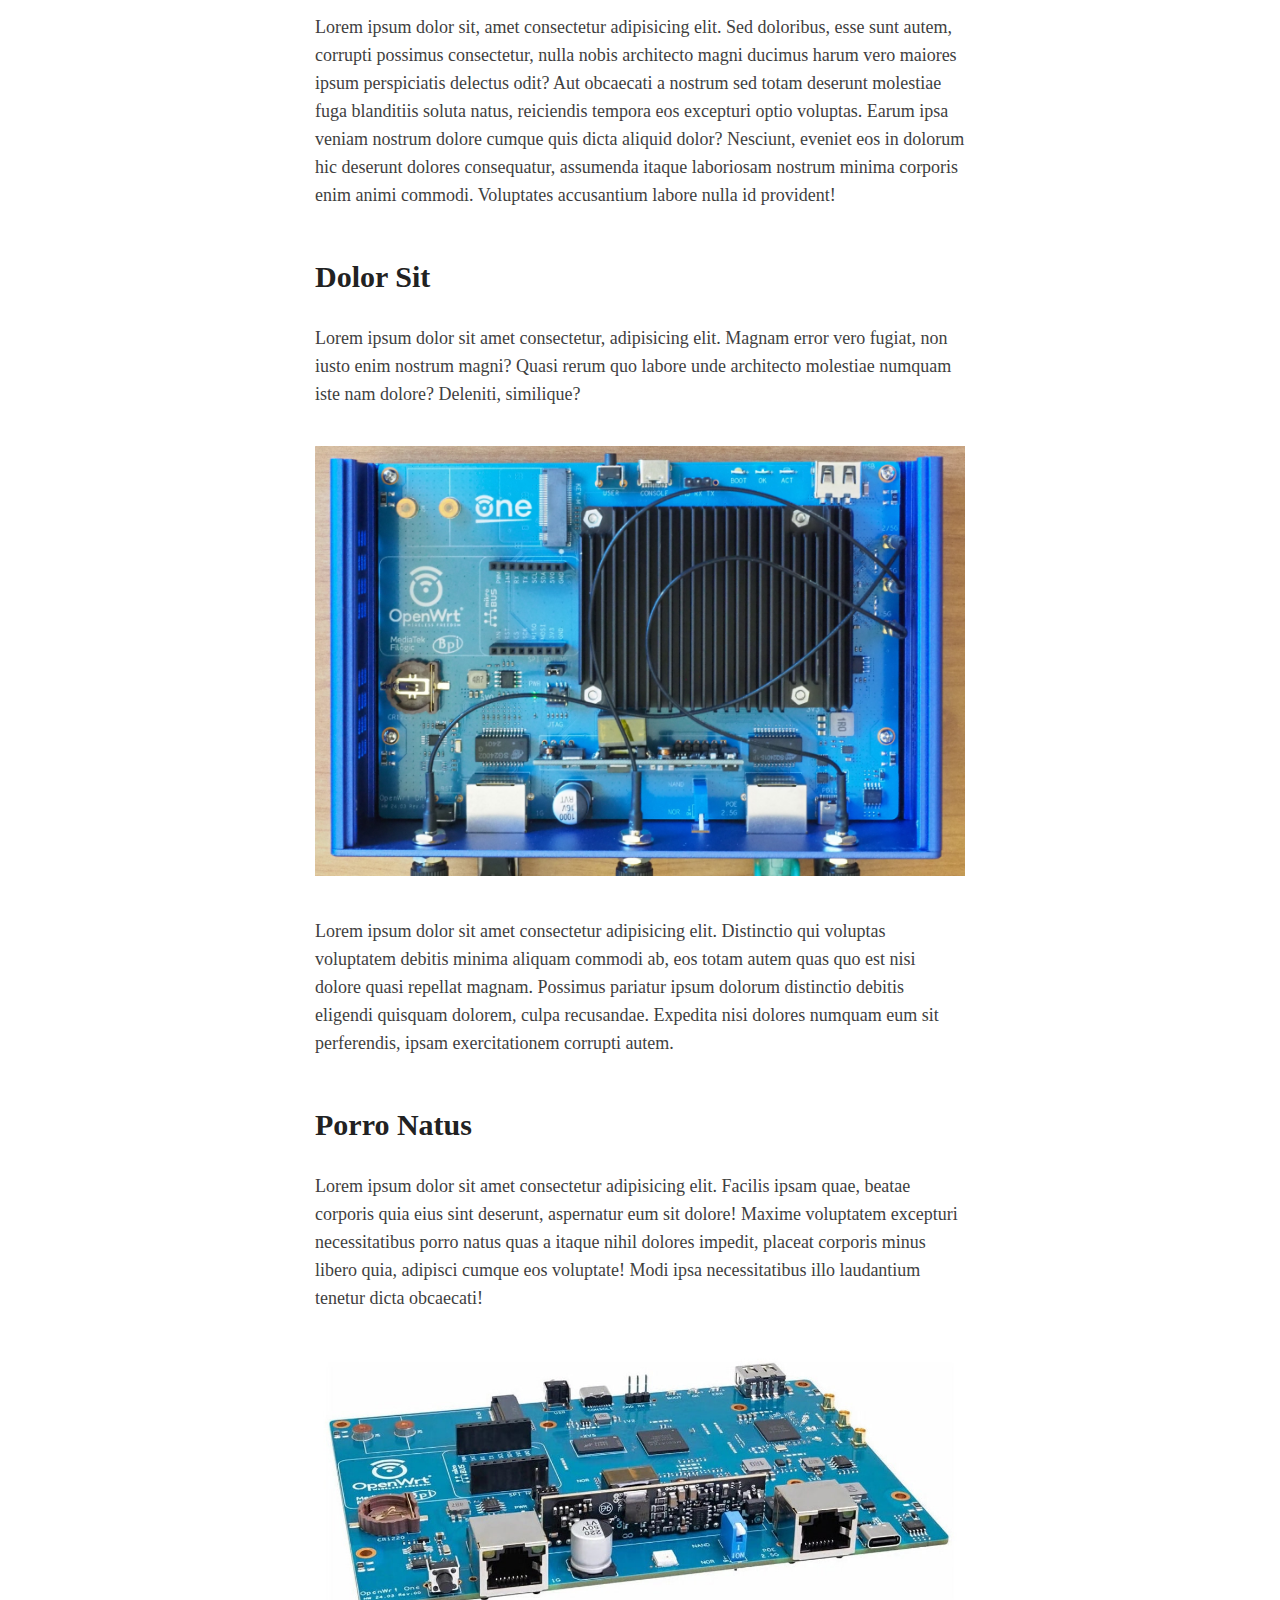
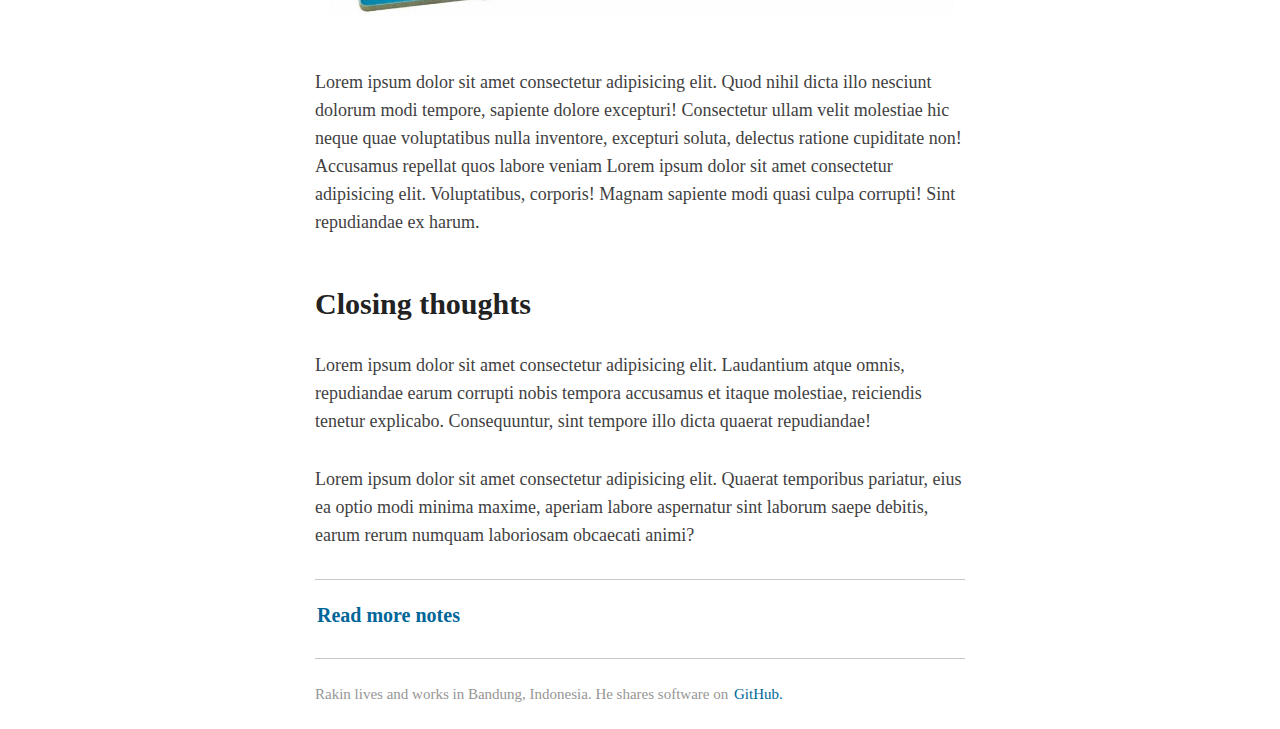
<file: magali.html>
<!DOCTYPE html>
<html lang="en">
<head>
    <meta charset="UTF-8">
    <meta name="viewport" content="width=device-width, initial-scale=1.0">
    <title>About OpenWRT Works</title>
    <link rel="stylesheet" href="style1.css">
</head>
<body>
    <div class="container">
        <div class="header">
            <div class="profile"></div>
            <div class="StyleCode">Code</div>
            <div class="date">December 20, 2024</div>
            <div class="judul"><h1>About OpenWRT Works</h1></div>
        </div>
        <div class="main">
            <div class="cover"><img src="img/Magali.png" alt="magali"></div>
            <div class="description">
                Lorem ipsum dolor sit amet, consectetur adipisicing elit. Sunt voluptate veritatis eum, molestias minima unde suscipit nisi facere quaerat? Rem dolorum ullam cumque assumenda maxime error officia, quae illum molestias iusto aperiam ipsam, eaque iste repellendus. Aperiam, odit ducimus distinctio, facere eligendi quis omnis mollitia sapiente officiis veritatis delectus obcaecati.
            </div>
            <div class="subjudul"><h2>Lorem Ipsum</h2></div>
            <div class="articel">
                <p>Lorem ipsum dolor sit amet, consectetur adipisicing elit. Debitis est pariatur tempora nisi nemo maiores illo ea repellat saepe? Ea culpa dolore corporis in est doloremque quis nulla ex maiores provident. Eius aperiam sed delectus soluta illo iusto amet similique quae sapiente quibusdam iure excepturi culpa velit hic maiores odio doloremque, ad illum. <a href="#">Sunt porro</a> possimus corrupti ad autem neque officiis dolor soluta saepe itaque! Voluptas amet vero consequuntur tempore culpa. Consequuntur ad alias, saepe, dolor error doloremque repellat dolorem laboriosam rerum deleniti sunt sequi excepturi nemo? <a href="#">Quaerat</a> autem, eveniet distinctio suscipit animi dolores omnis expedita officiis quisquam blanditiis illum.</p>
                <img src="img/server.jpg" alt="server">
                <p>Lorem ipsum dolor sit, amet consectetur adipisicing elit. Sed doloribus, esse sunt autem, corrupti possimus consectetur, nulla nobis architecto magni ducimus harum vero maiores ipsum perspiciatis delectus odit? Aut obcaecati a nostrum sed totam deserunt molestiae fuga blanditiis soluta natus, reiciendis tempora eos excepturi optio voluptas. Earum ipsa veniam nostrum dolore cumque quis dicta aliquid dolor? Nesciunt, eveniet eos in dolorum hic deserunt dolores consequatur, assumenda itaque laboriosam nostrum minima corporis enim animi commodi. Voluptates accusantium labore nulla id provident!</p>

                <h2>Dolor Sit</h2>

                <p>Lorem ipsum dolor sit amet consectetur, adipisicing elit. Magnam error vero fugiat, non iusto enim nostrum magni? Quasi rerum quo labore unde architecto molestiae numquam iste nam dolore? Deleniti, similique?</p>

                <img src="img/server2.jpeg" alt="server">

                <p>Lorem ipsum dolor sit amet consectetur adipisicing elit. Distinctio qui voluptas voluptatem debitis minima aliquam commodi ab, eos totam autem quas quo est nisi dolore quasi repellat magnam. Possimus pariatur ipsum dolorum distinctio debitis eligendi quisquam dolorem, culpa recusandae. Expedita nisi dolores numquam eum sit perferendis, ipsam exercitationem corrupti autem.</p>
            
                <h2>Porro Natus</h2>

                <p>Lorem ipsum dolor sit amet consectetur adipisicing elit. Facilis ipsam quae, beatae corporis quia eius sint deserunt, aspernatur eum sit dolore! Maxime voluptatem excepturi necessitatibus porro natus quas a itaque nihil dolores impedit, placeat corporis minus libero quia, adipisci cumque eos voluptate! Modi ipsa necessitatibus illo laudantium tenetur dicta obcaecati!</p>

                <img src="img/server3.jpg" alt="">
                <p>Lorem ipsum dolor sit amet consectetur adipisicing elit. Quod nihil dicta illo nesciunt dolorum modi tempore, sapiente dolore excepturi! Consectetur ullam velit molestiae hic neque quae voluptatibus nulla inventore, excepturi soluta, delectus ratione cupiditate non! Accusamus repellat quos labore veniam Lorem ipsum dolor sit amet consectetur adipisicing elit. Voluptatibus, corporis! Magnam sapiente modi quasi culpa corrupti! Sint repudiandae ex harum.
                </p>


                <h2>Closing thoughts</h2>
                <p>Lorem ipsum dolor sit amet consectetur adipisicing elit. Laudantium atque omnis, repudiandae earum corrupti nobis tempora accusamus et itaque molestiae, reiciendis tenetur explicabo. Consequuntur, sint tempore illo dicta quaerat repudiandae!</p>

                <p>Lorem ipsum dolor sit amet consectetur adipisicing elit. Quaerat temporibus pariatur, eius ea optio modi minima maxime, aperiam labore aspernatur sint laborum saepe debitis, earum rerum numquam laboriosam obcaecati animi?</p>

            </div>
        </div>


        <div class="back">
            <a href="home.html">Read more notes</a>
        </div>
        <div class="footer">
            Rakin lives and works in Bandung, Indonesia. He shares software on <a href="https://github.com/rakinghiyat" target="_blank">GitHub.</a>
        </div>
    </div>
</body>
</html>
</file>
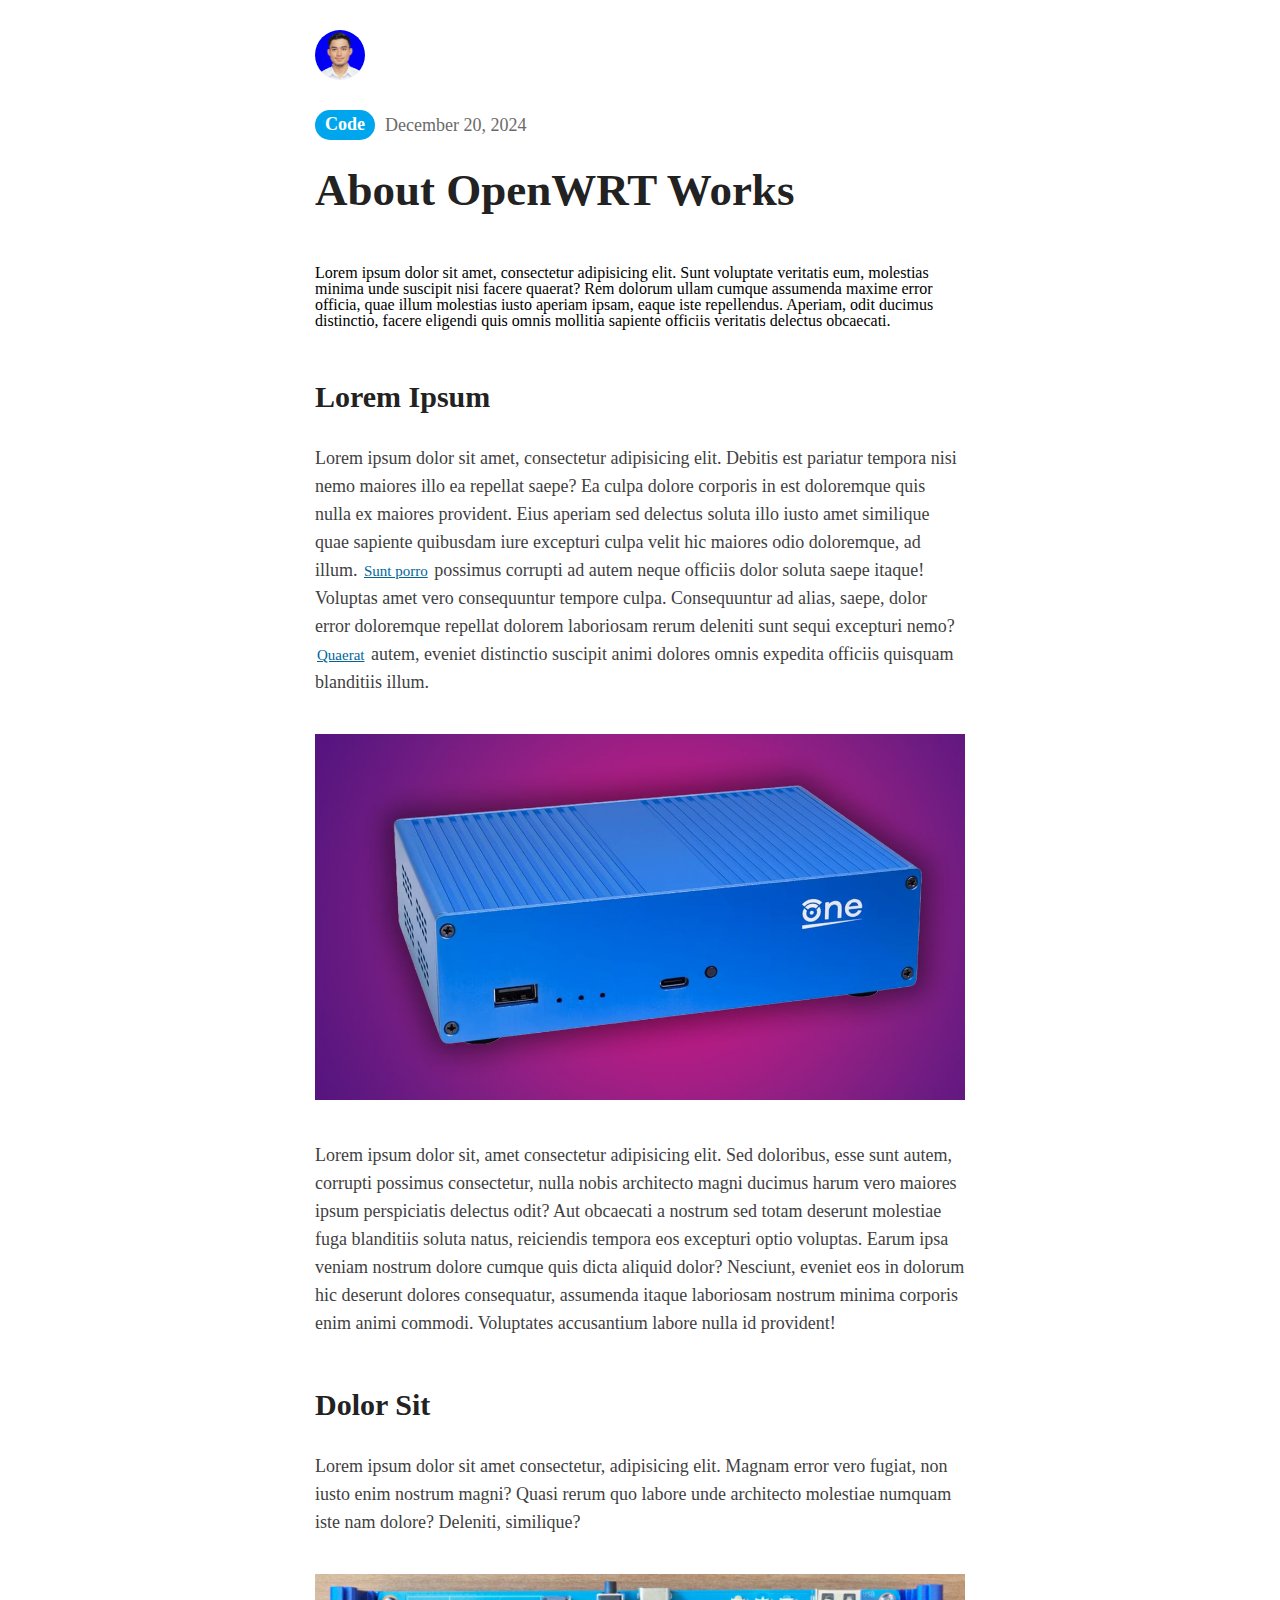
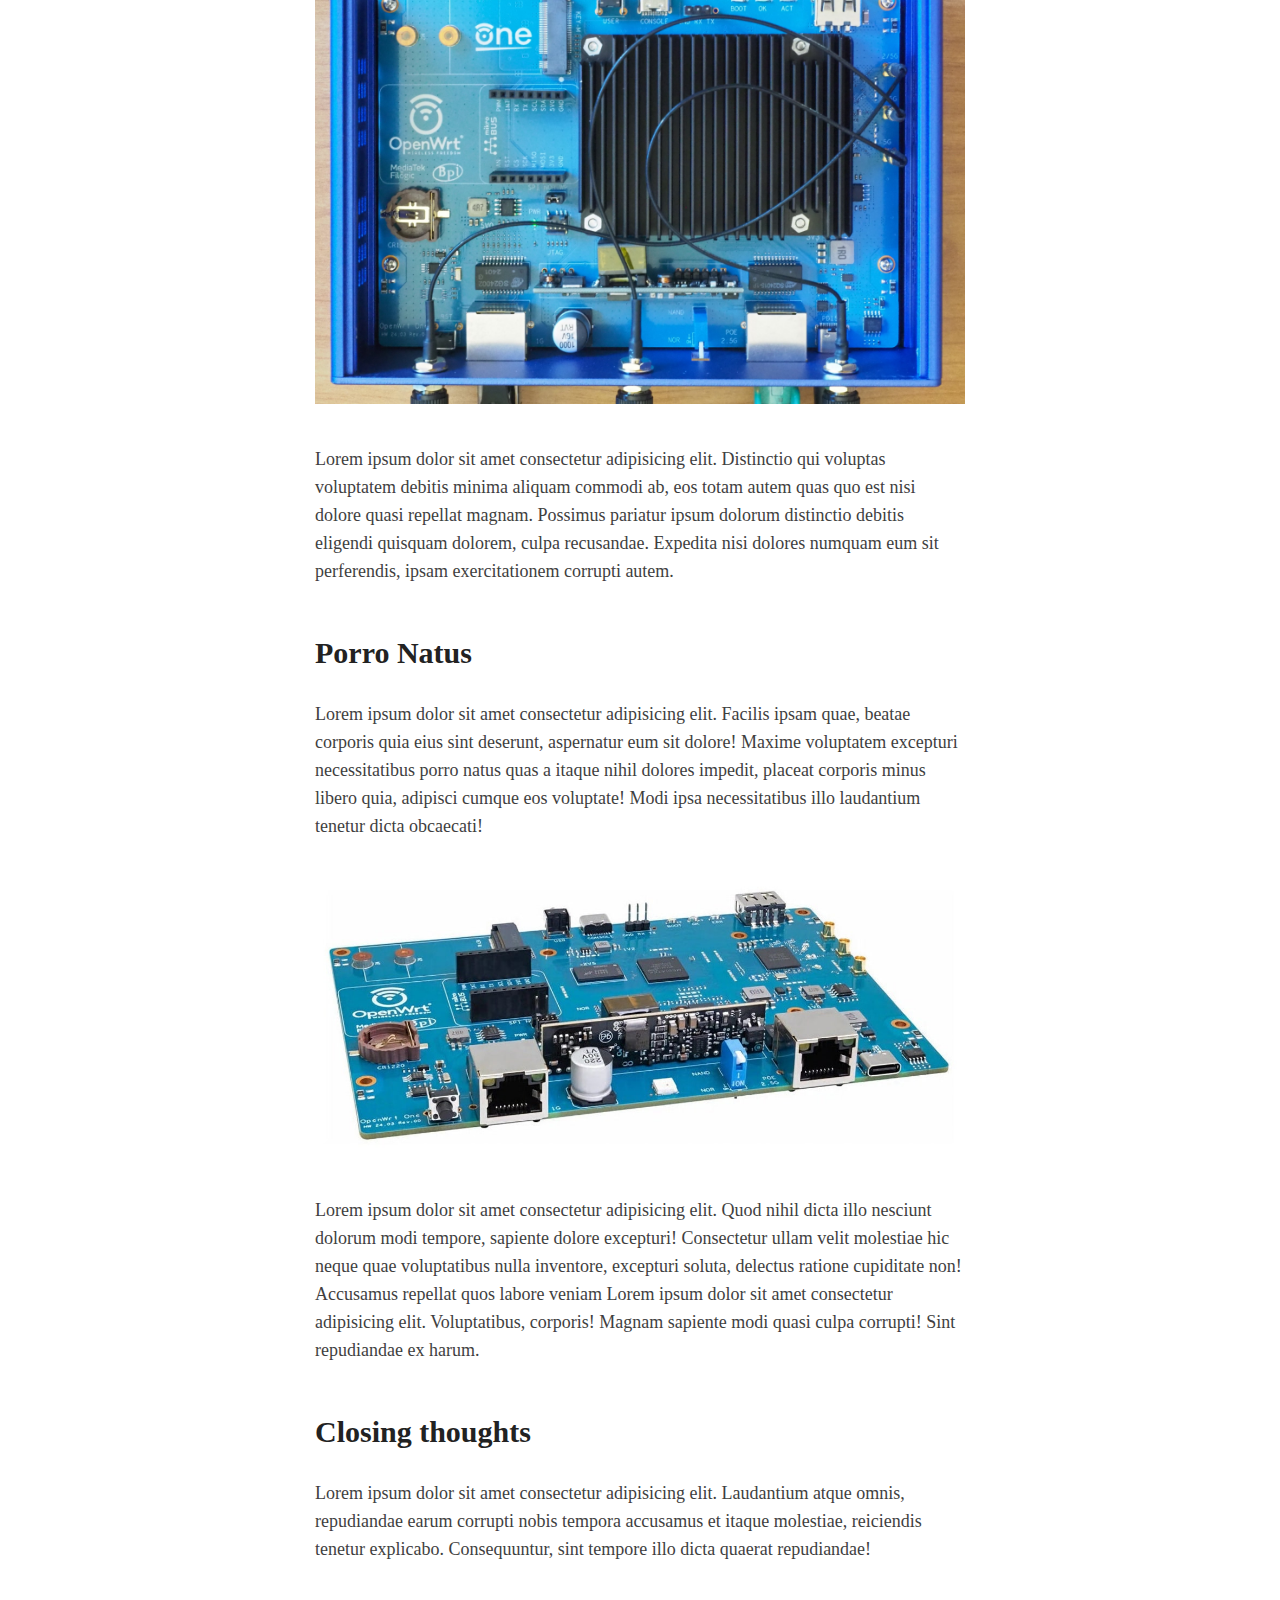
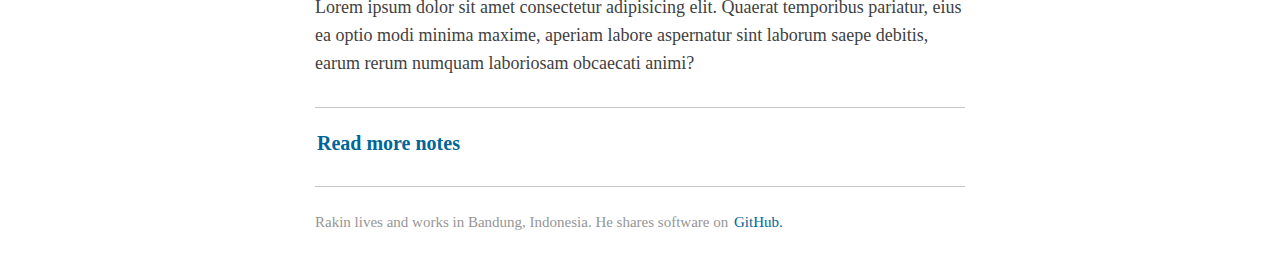
<file: openwrt.html>
<!DOCTYPE html>
<html lang="en">
<head>
    <meta charset="UTF-8">
    <meta name="viewport" content="width=device-width, initial-scale=1.0">
    <title>About OpenWRT Works</title>
    <link rel="stylesheet" href="style1.css">
</head>
<body>
    <div class="container">
        <div class="header">
            <div class="profile"></div>
            <div class="StyleCode">Code</div>
            <div class="date">December 20, 2024</div>
            <div class="judul"><h1>About OpenWRT Works</h1></div>
        </div>
        <div class="main">
            <div class="cover"></div>
            <div class="description">
                Lorem ipsum dolor sit amet, consectetur adipisicing elit. Sunt voluptate veritatis eum, molestias minima unde suscipit nisi facere quaerat? Rem dolorum ullam cumque assumenda maxime error officia, quae illum molestias iusto aperiam ipsam, eaque iste repellendus. Aperiam, odit ducimus distinctio, facere eligendi quis omnis mollitia sapiente officiis veritatis delectus obcaecati.
            </div>
            <div class="subjudul"><h2>Lorem Ipsum</h2></div>
            <div class="articel">
                <p>Lorem ipsum dolor sit amet, consectetur adipisicing elit. Debitis est pariatur tempora nisi nemo maiores illo ea repellat saepe? Ea culpa dolore corporis in est doloremque quis nulla ex maiores provident. Eius aperiam sed delectus soluta illo iusto amet similique quae sapiente quibusdam iure excepturi culpa velit hic maiores odio doloremque, ad illum. <a href="#">Sunt porro</a> possimus corrupti ad autem neque officiis dolor soluta saepe itaque! Voluptas amet vero consequuntur tempore culpa. Consequuntur ad alias, saepe, dolor error doloremque repellat dolorem laboriosam rerum deleniti sunt sequi excepturi nemo? <a href="#">Quaerat</a> autem, eveniet distinctio suscipit animi dolores omnis expedita officiis quisquam blanditiis illum.</p>
                <img src="img/server.jpg" alt="server">
                <p>Lorem ipsum dolor sit, amet consectetur adipisicing elit. Sed doloribus, esse sunt autem, corrupti possimus consectetur, nulla nobis architecto magni ducimus harum vero maiores ipsum perspiciatis delectus odit? Aut obcaecati a nostrum sed totam deserunt molestiae fuga blanditiis soluta natus, reiciendis tempora eos excepturi optio voluptas. Earum ipsa veniam nostrum dolore cumque quis dicta aliquid dolor? Nesciunt, eveniet eos in dolorum hic deserunt dolores consequatur, assumenda itaque laboriosam nostrum minima corporis enim animi commodi. Voluptates accusantium labore nulla id provident!</p>

                <h2>Dolor Sit</h2>

                <p>Lorem ipsum dolor sit amet consectetur, adipisicing elit. Magnam error vero fugiat, non iusto enim nostrum magni? Quasi rerum quo labore unde architecto molestiae numquam iste nam dolore? Deleniti, similique?</p>

                <img src="img/server2.jpeg" alt="server">

                <p>Lorem ipsum dolor sit amet consectetur adipisicing elit. Distinctio qui voluptas voluptatem debitis minima aliquam commodi ab, eos totam autem quas quo est nisi dolore quasi repellat magnam. Possimus pariatur ipsum dolorum distinctio debitis eligendi quisquam dolorem, culpa recusandae. Expedita nisi dolores numquam eum sit perferendis, ipsam exercitationem corrupti autem.</p>
            
                <h2>Porro Natus</h2>

                <p>Lorem ipsum dolor sit amet consectetur adipisicing elit. Facilis ipsam quae, beatae corporis quia eius sint deserunt, aspernatur eum sit dolore! Maxime voluptatem excepturi necessitatibus porro natus quas a itaque nihil dolores impedit, placeat corporis minus libero quia, adipisci cumque eos voluptate! Modi ipsa necessitatibus illo laudantium tenetur dicta obcaecati!</p>

                <img src="img/server3.jpg" alt="">
                <p>Lorem ipsum dolor sit amet consectetur adipisicing elit. Quod nihil dicta illo nesciunt dolorum modi tempore, sapiente dolore excepturi! Consectetur ullam velit molestiae hic neque quae voluptatibus nulla inventore, excepturi soluta, delectus ratione cupiditate non! Accusamus repellat quos labore veniam Lorem ipsum dolor sit amet consectetur adipisicing elit. Voluptatibus, corporis! Magnam sapiente modi quasi culpa corrupti! Sint repudiandae ex harum.
                </p>


                <h2>Closing thoughts</h2>
                <p>Lorem ipsum dolor sit amet consectetur adipisicing elit. Laudantium atque omnis, repudiandae earum corrupti nobis tempora accusamus et itaque molestiae, reiciendis tenetur explicabo. Consequuntur, sint tempore illo dicta quaerat repudiandae!</p>

                <p>Lorem ipsum dolor sit amet consectetur adipisicing elit. Quaerat temporibus pariatur, eius ea optio modi minima maxime, aperiam labore aspernatur sint laborum saepe debitis, earum rerum numquam laboriosam obcaecati animi?</p>

            </div>
        </div>


        <div class="back">
            <a href="home.html">Read more notes</a>
        </div>
        <div class="footer">
            Rakin lives and works in Bandung, Indonesia. He shares software on <a href="https://github.com/rakinghiyat" target="_blank">GitHub.</a>
        </div>
    </div>
</body>
</html>
</file>
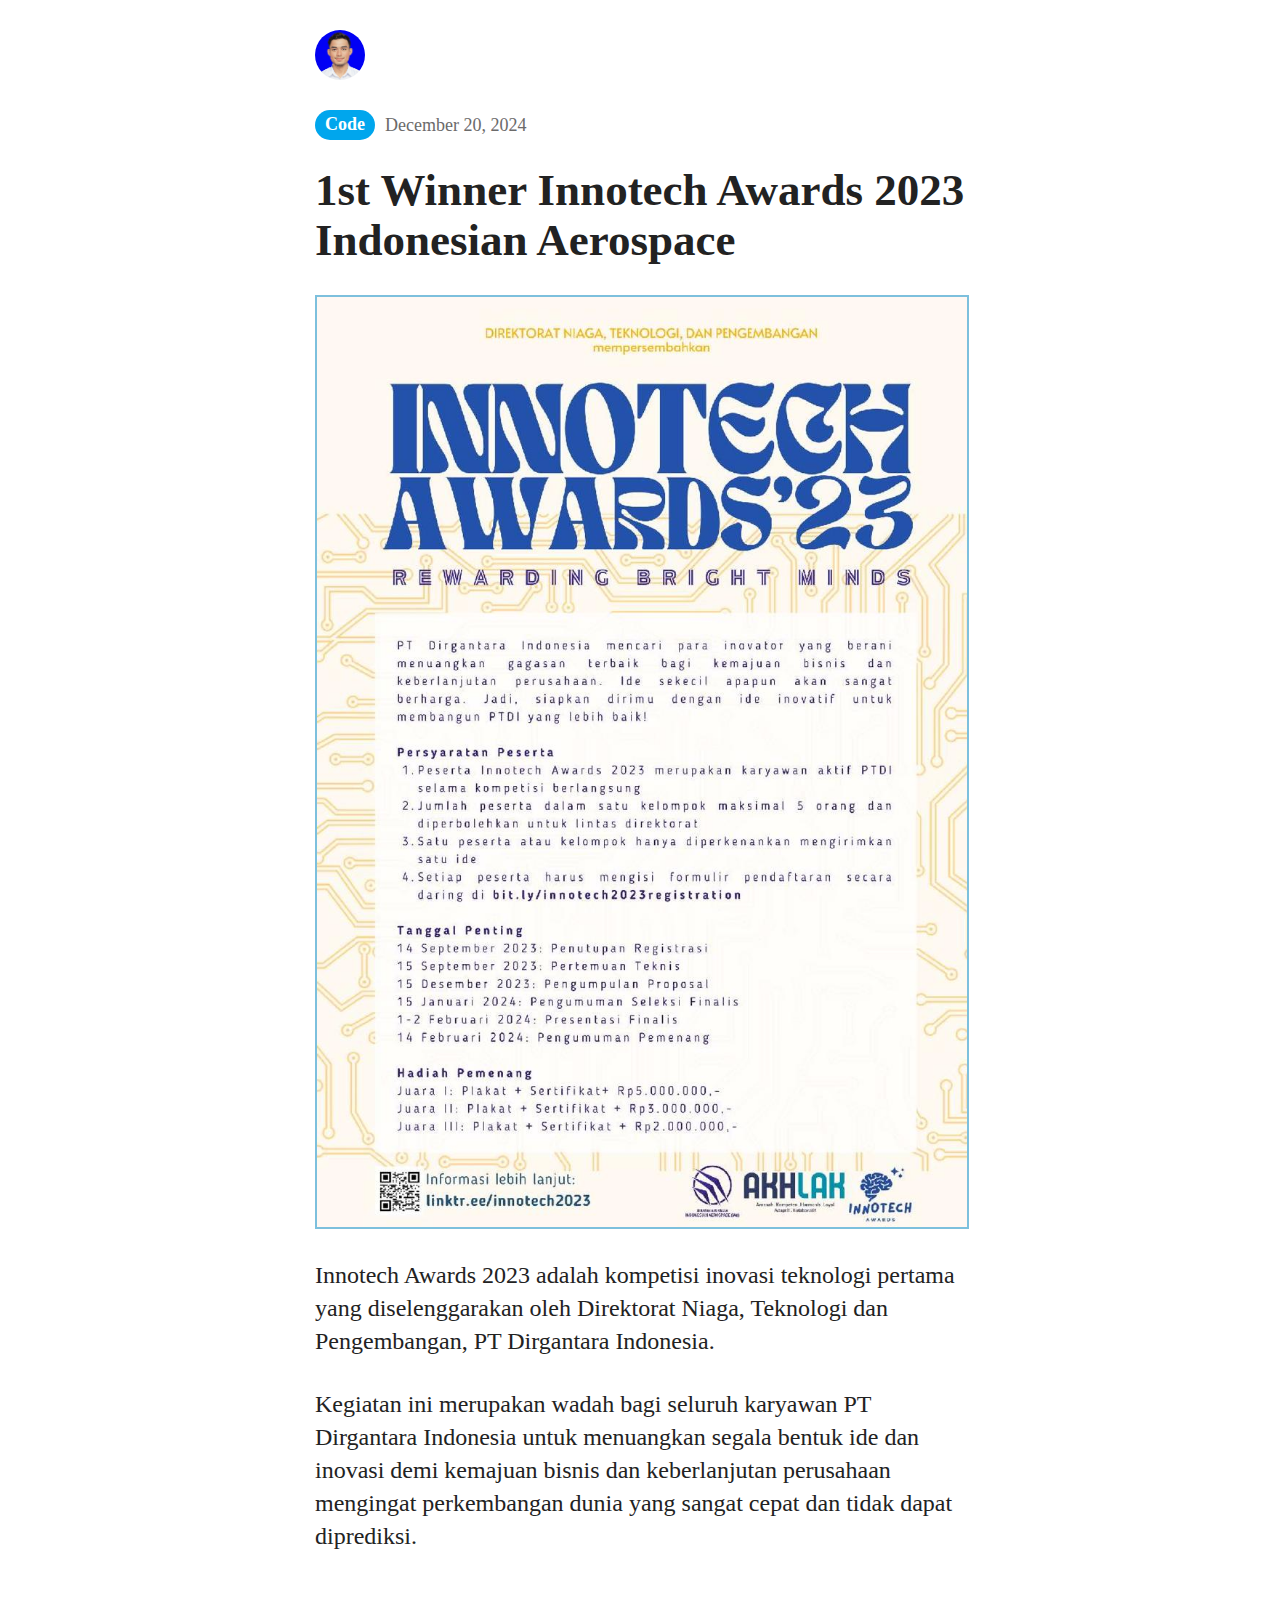
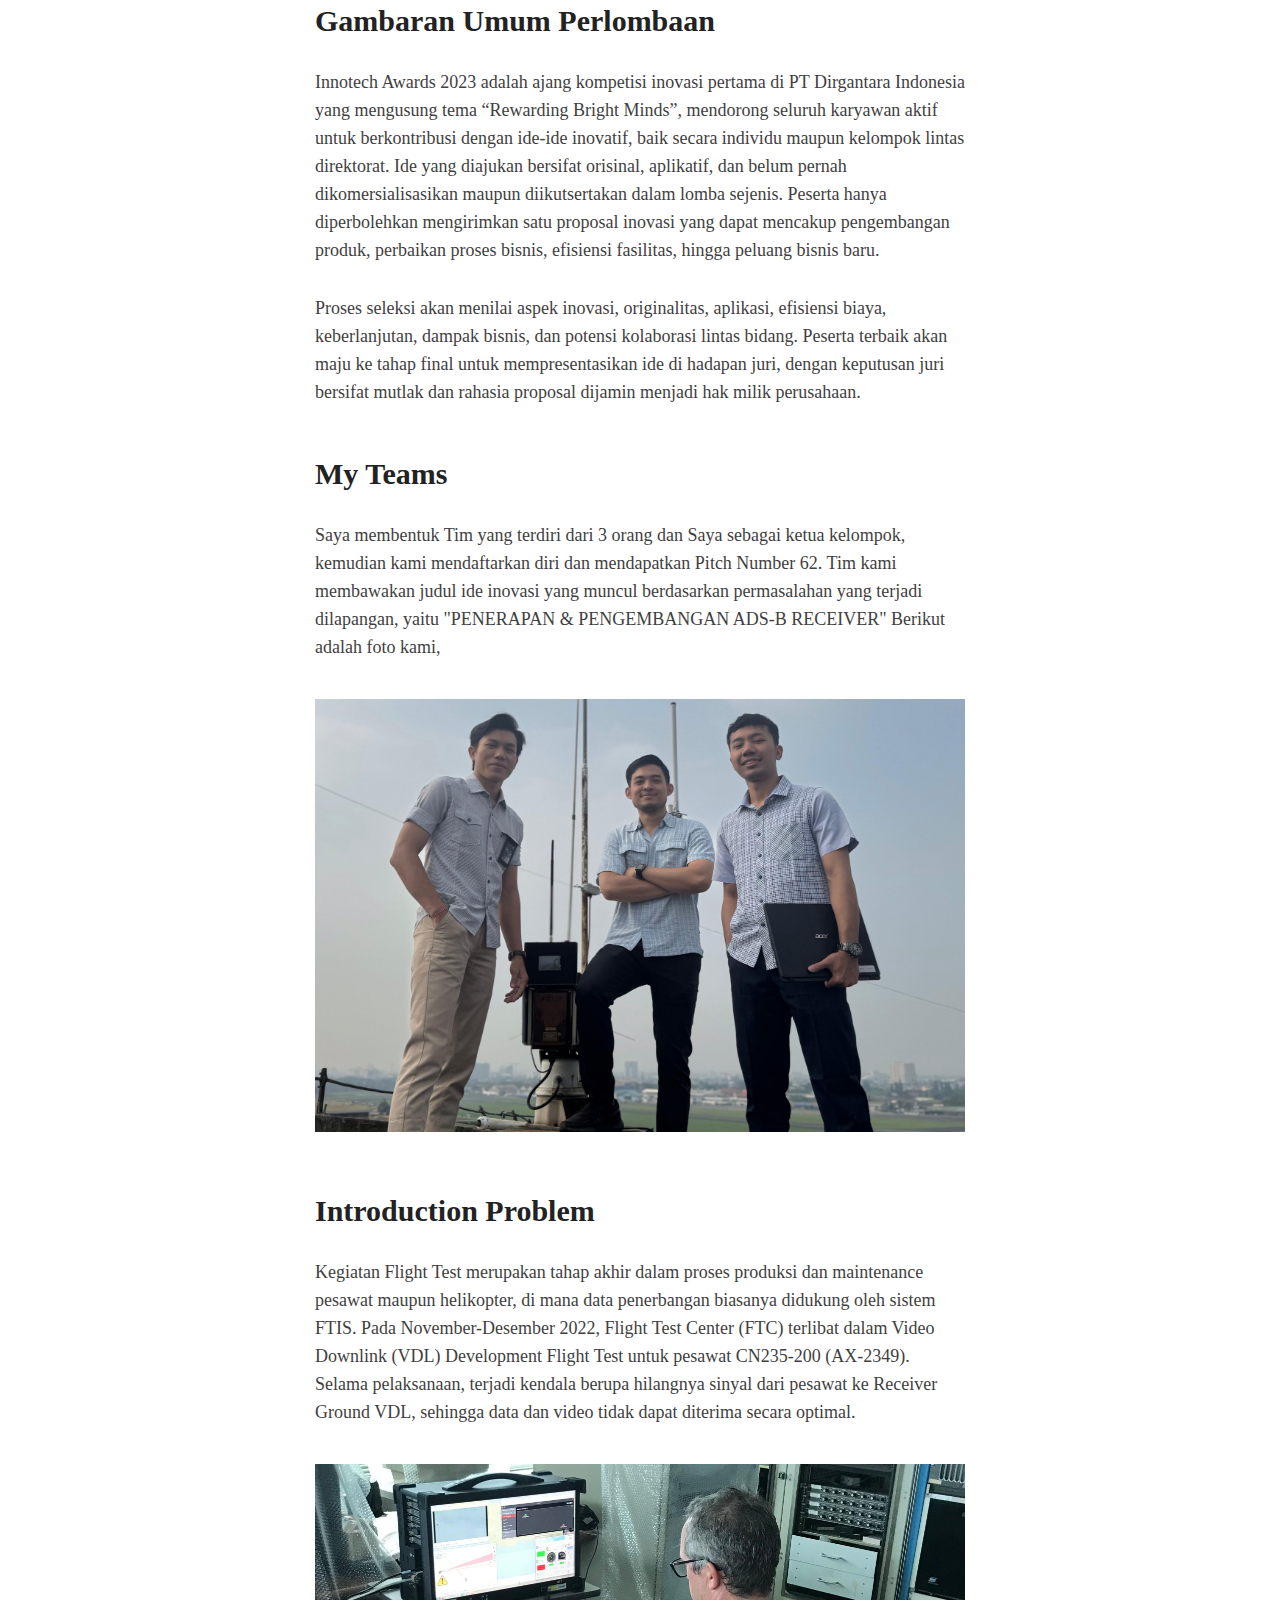
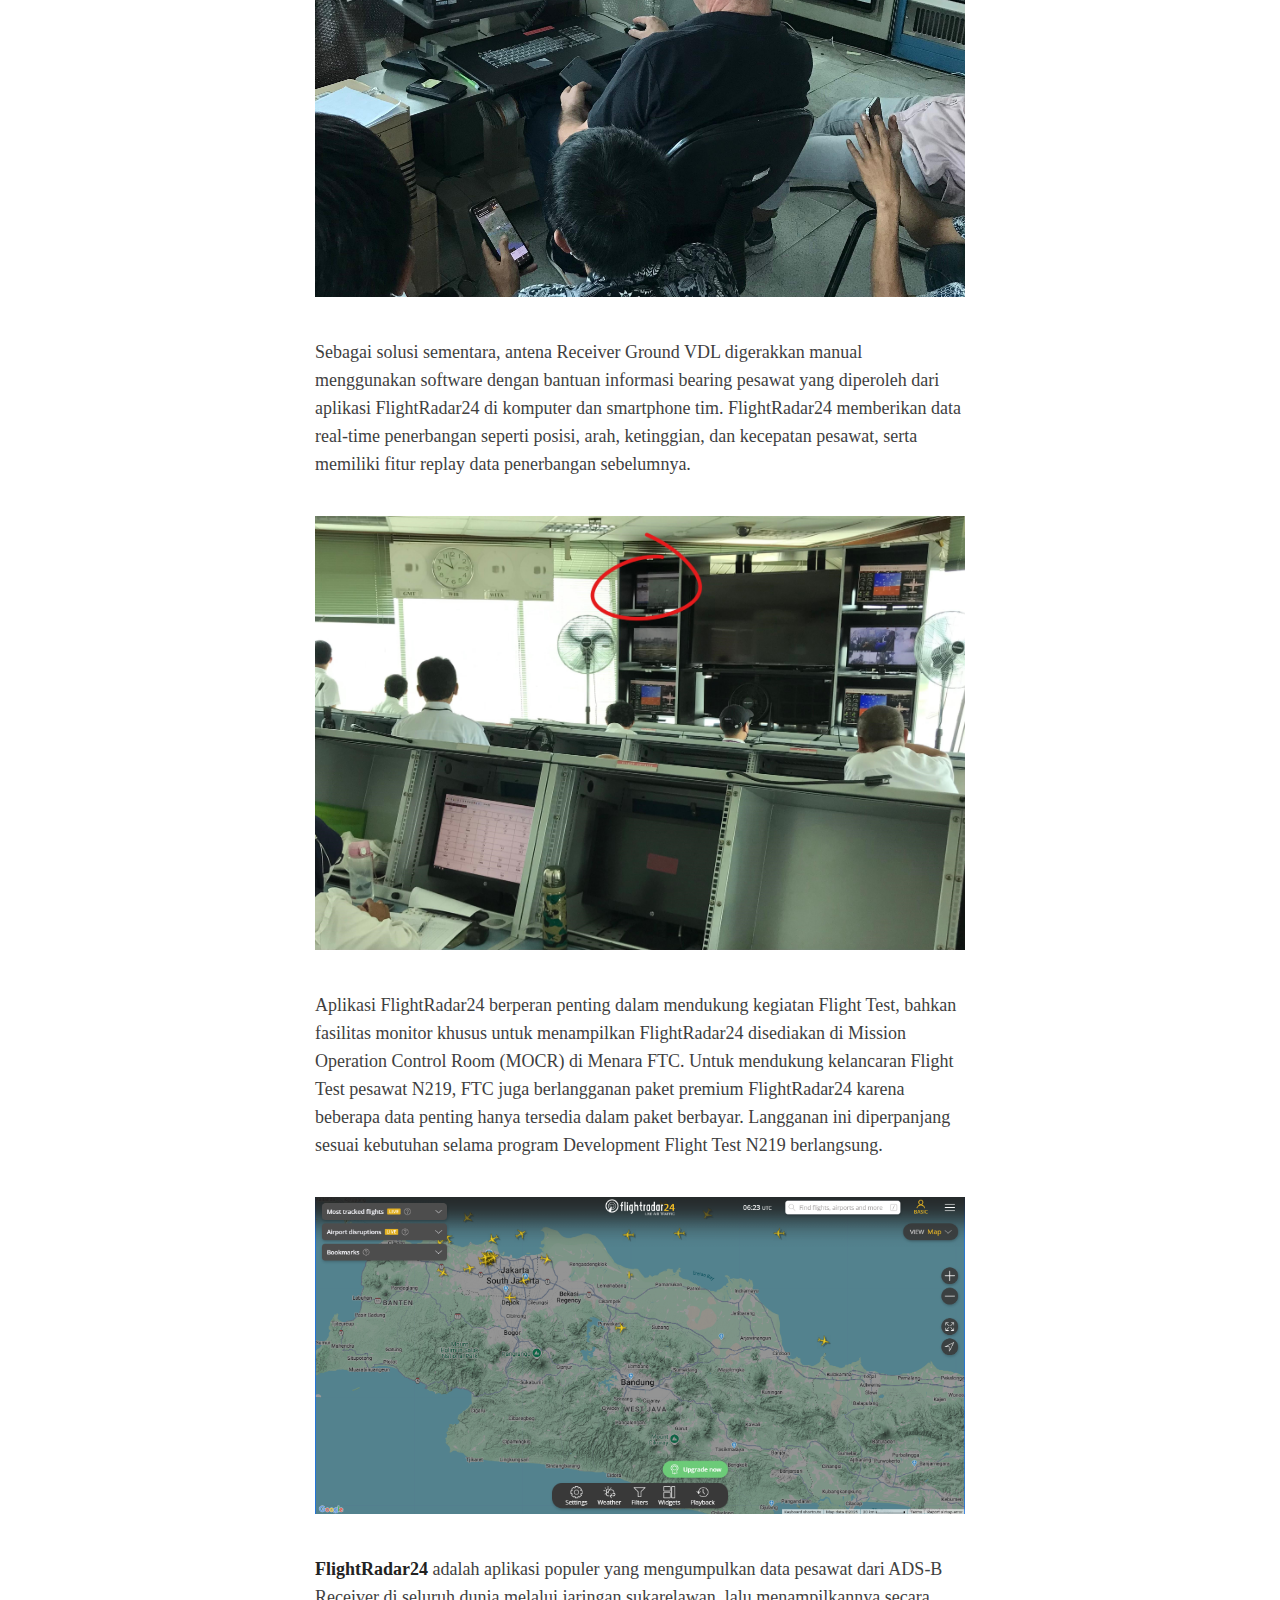
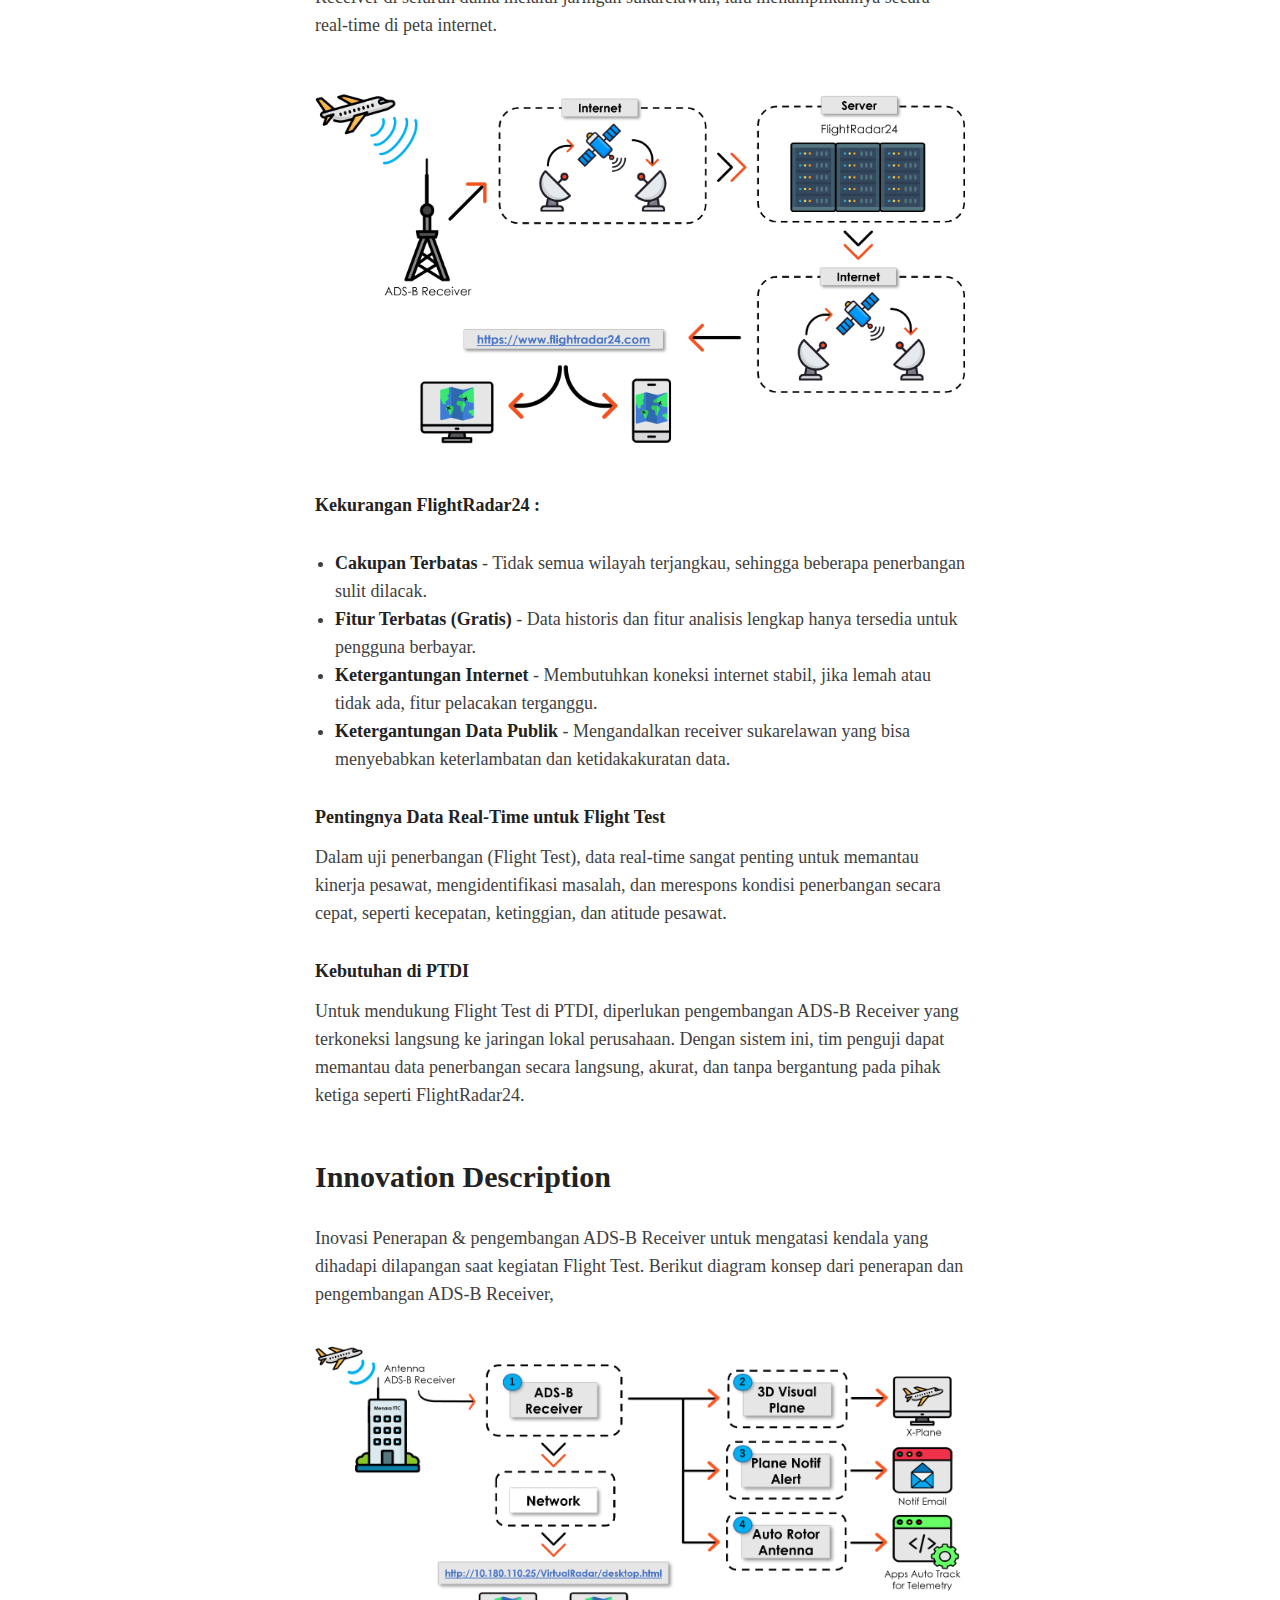
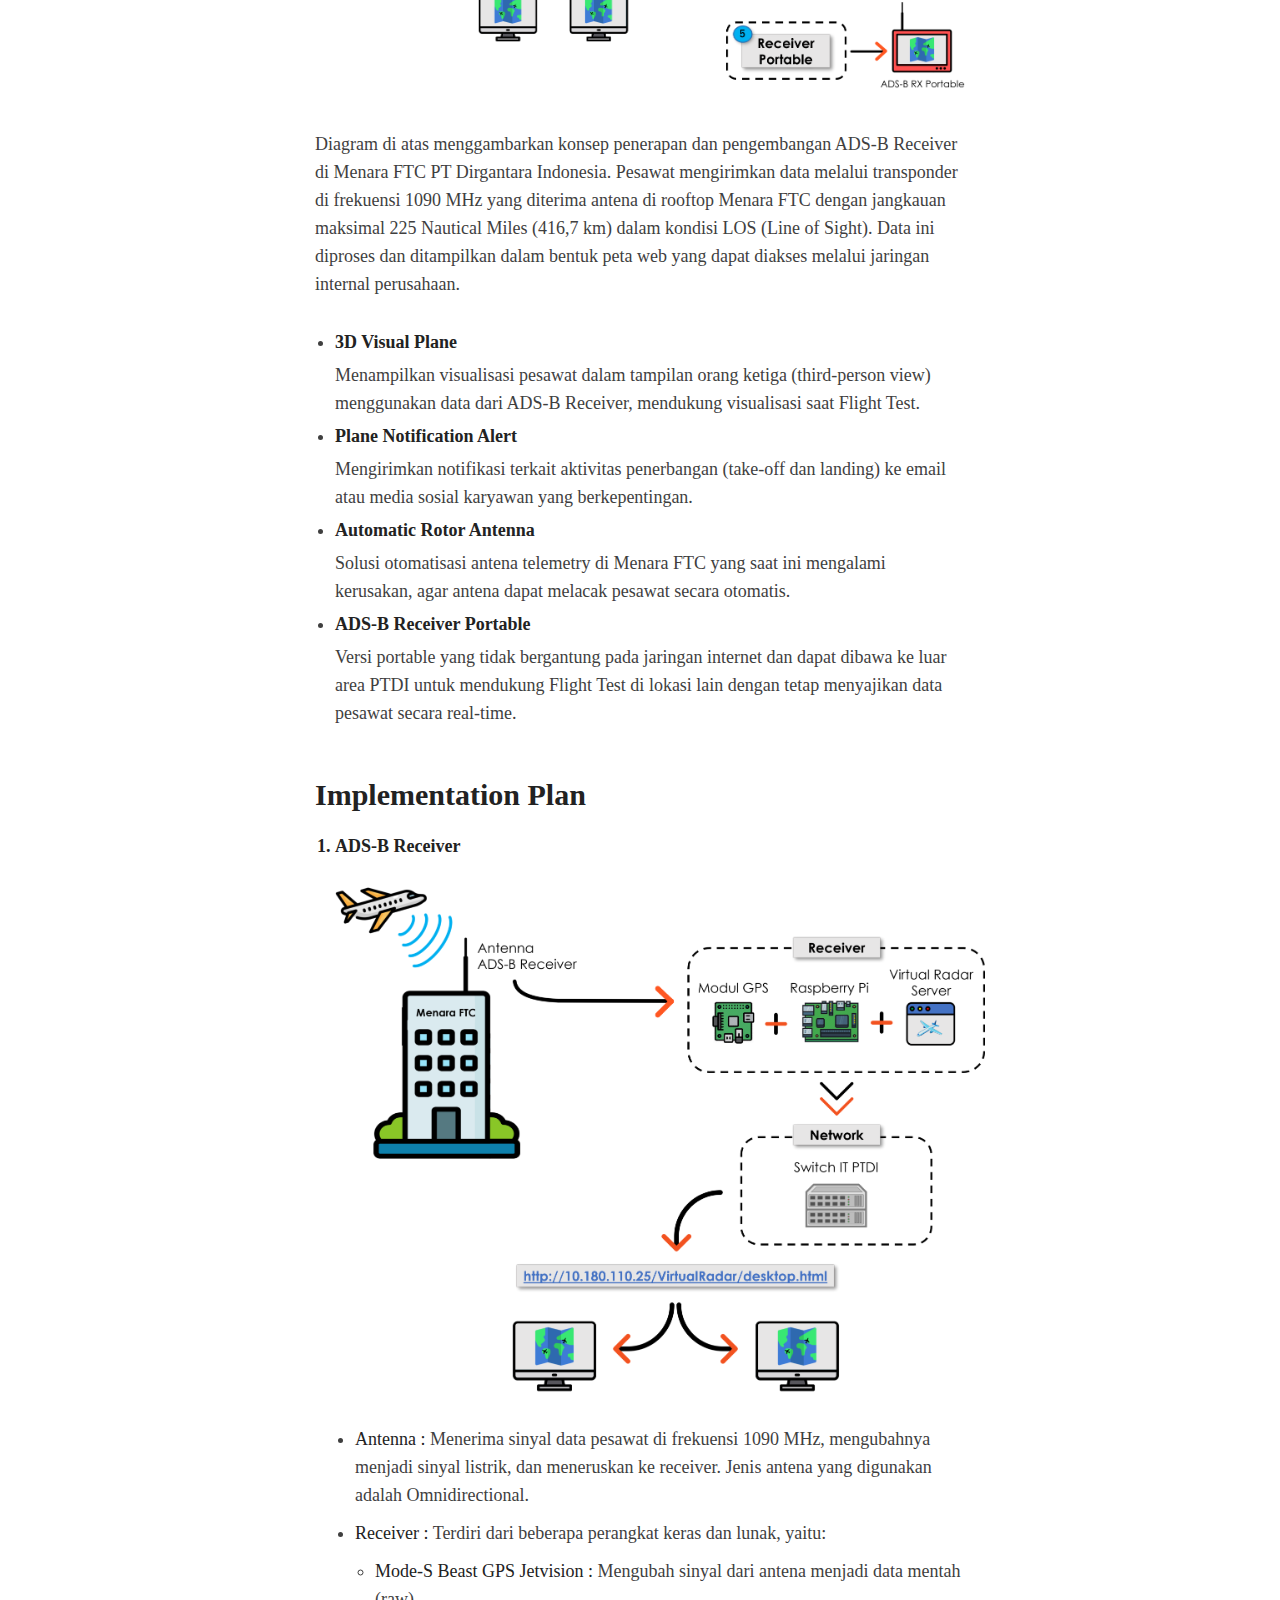
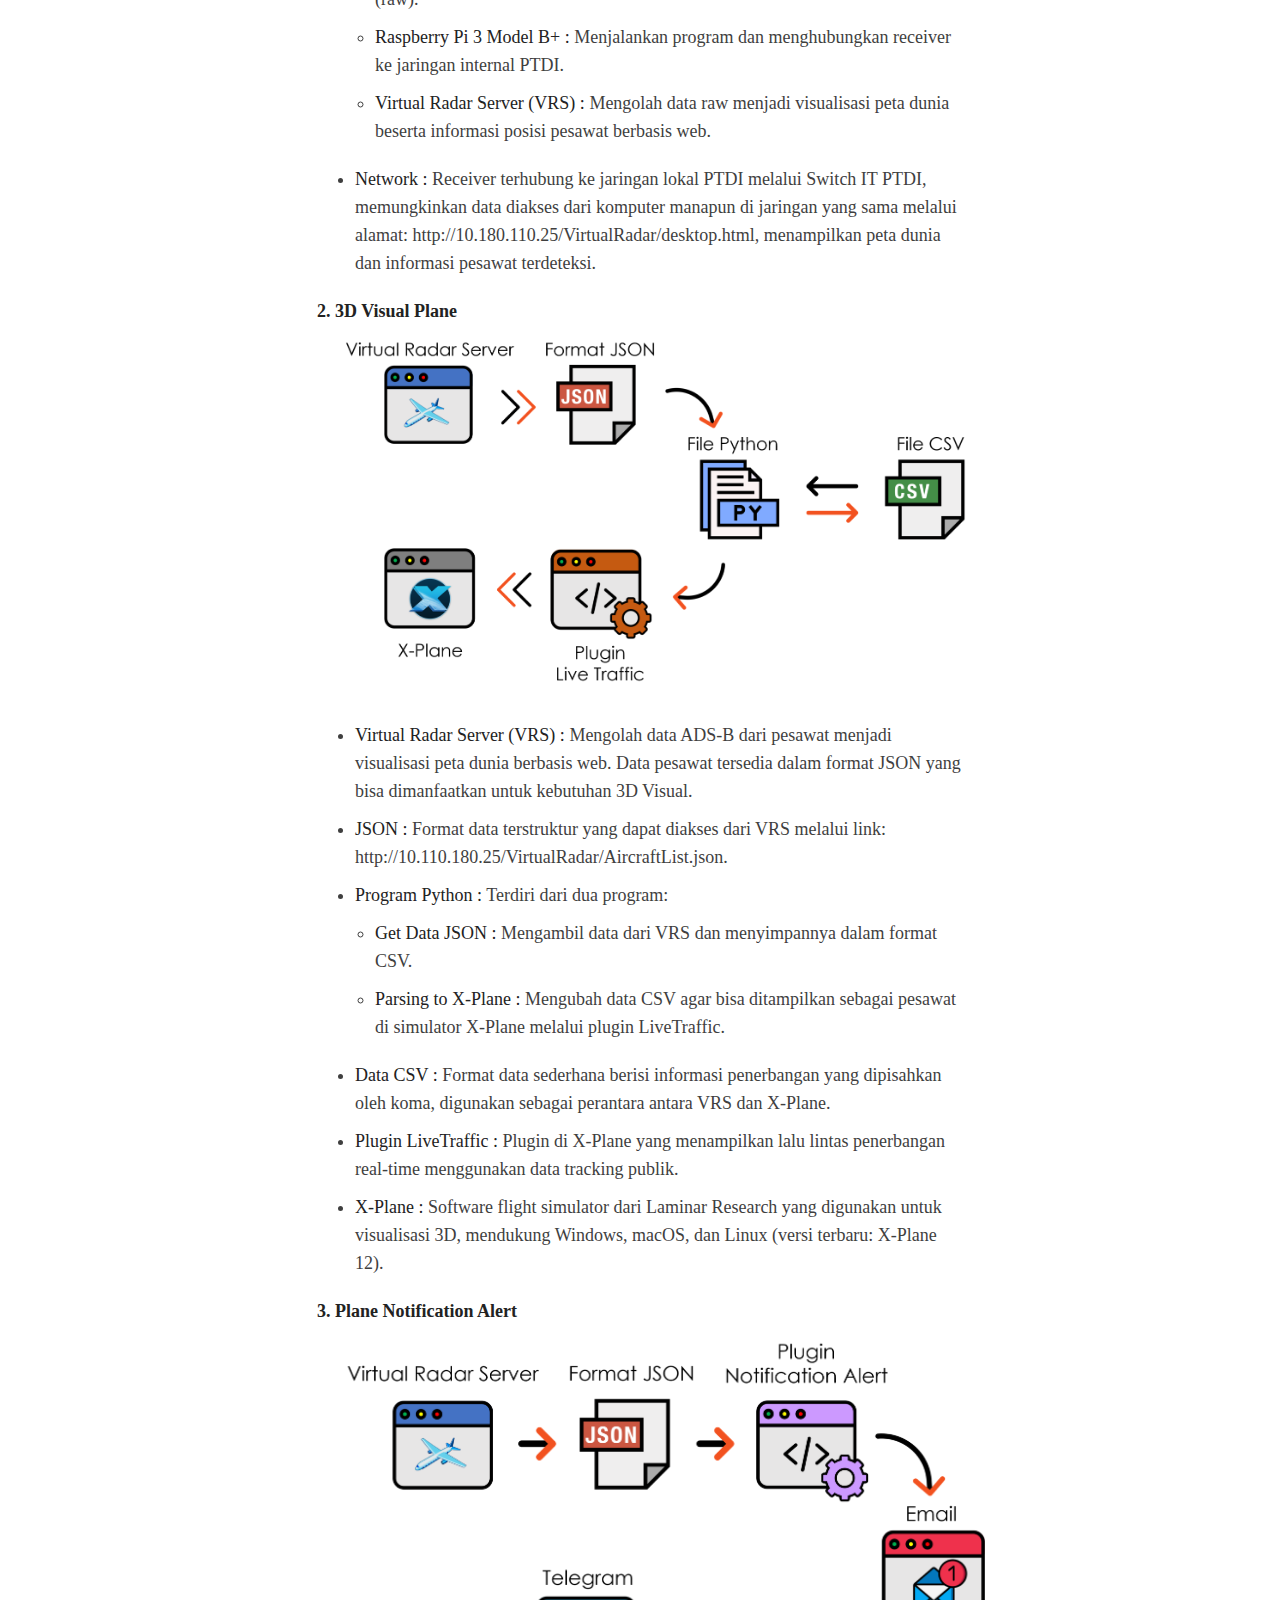
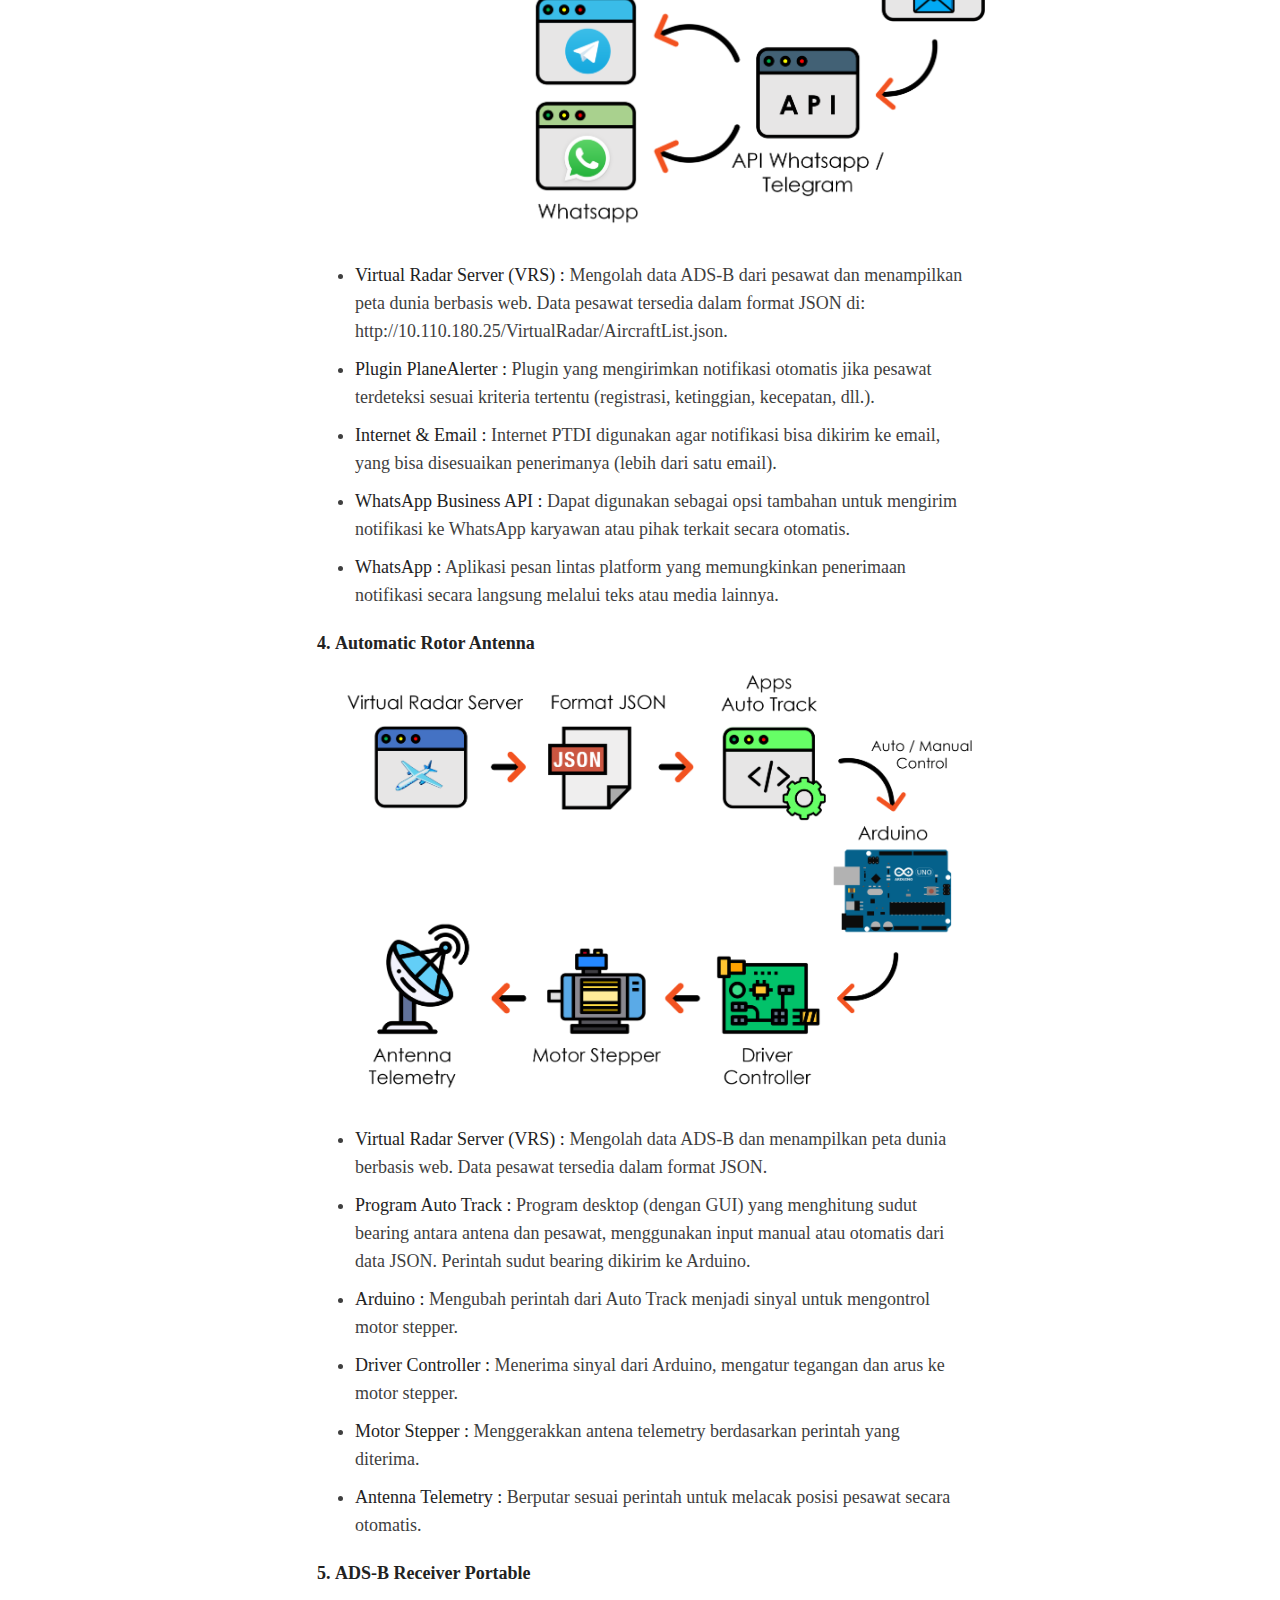
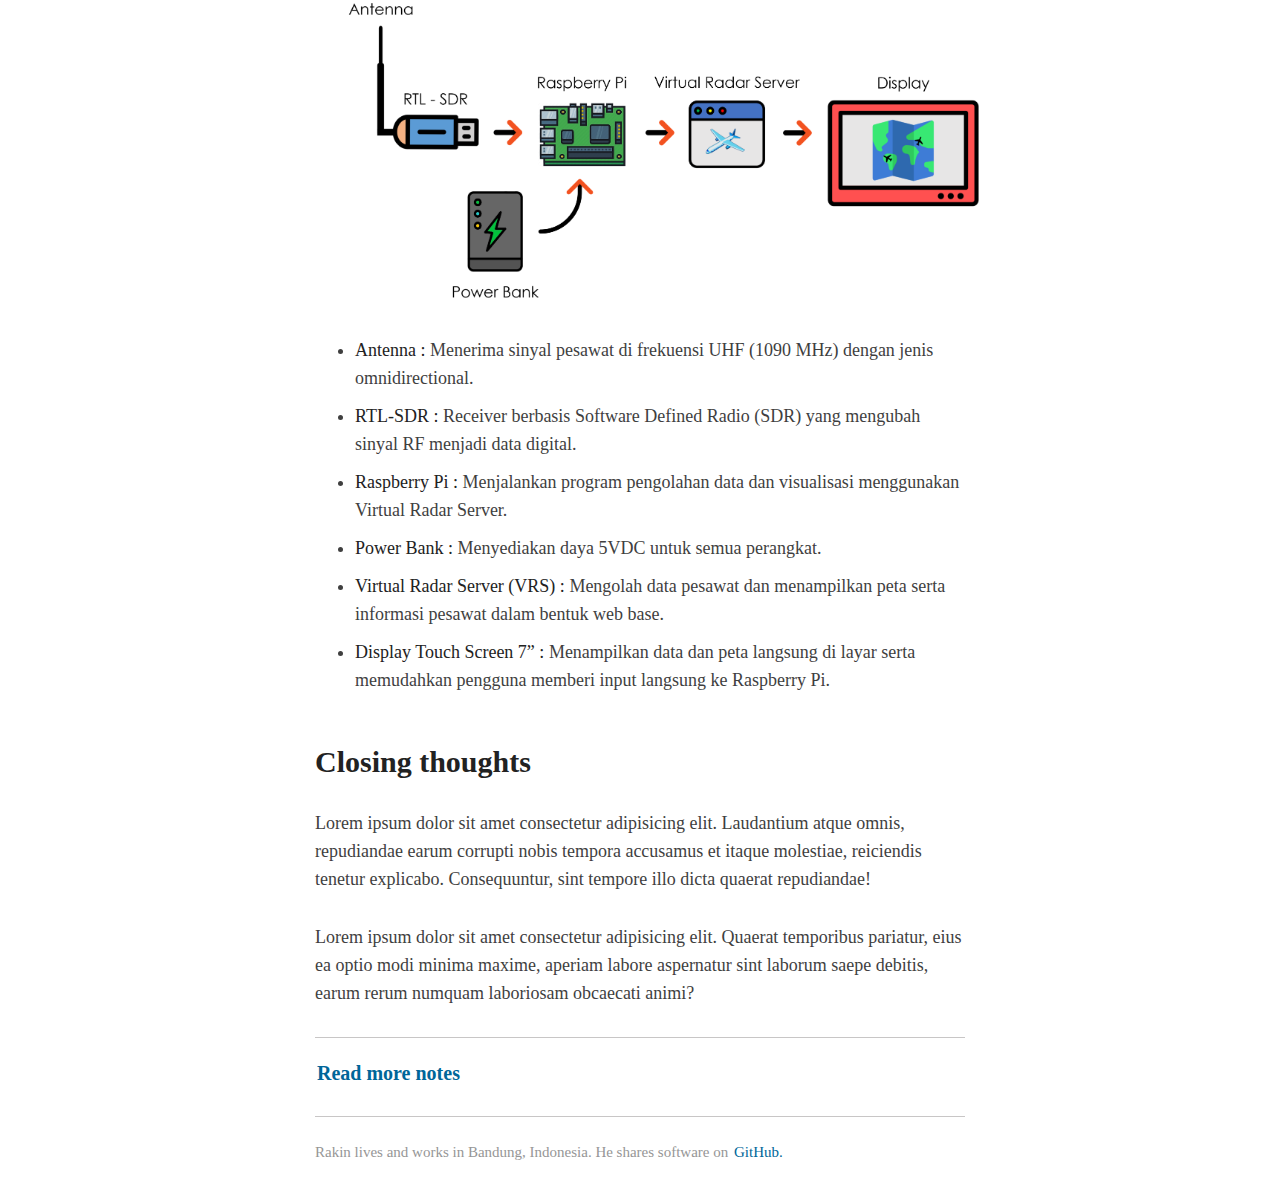
<file: Innotech/innotech.html>
<!DOCTYPE html>
<html lang="en">
<head>
    <meta charset="UTF-8">
    <meta name="viewport" content="width=device-width, initial-scale=1.0">
    <title>Innotech Awards 2023
    </title>
    <link rel="stylesheet" href="/style1.css">
    <style>
        .container .main .cover {
        width: 100%;
        height: 930px;
        background-image: url(img/BannerInnotech.jpeg);
        background-size: cover;
        background-repeat: no-repeat;
        margin: 30px 0px;
        border: 2px solid #7dc0dd;
        }
        .container .main .articel img {
        image-orientation: flip;
        
        }
    </style>
</head>
<body>
    <div class="container">
        <div class="header">
            <div class="profile"></div>
            <div class="StyleCode">Code</div>
            <div class="date">December 20, 2024</div>
            <div class="judul"><h1>1st Winner Innotech Awards 2023 Indonesian Aerospace</h1></div>
        </div>
        <div class="main">
            <div class="cover"></div>
            <div class="description">
                <p>Innotech Awards 2023 adalah kompetisi inovasi teknologi pertama yang diselenggarakan oleh Direktorat Niaga, Teknologi dan Pengembangan, PT Dirgantara Indonesia.</p>
                <p>Kegiatan ini merupakan wadah bagi seluruh karyawan PT Dirgantara Indonesia untuk menuangkan segala bentuk ide dan inovasi demi kemajuan bisnis dan keberlanjutan perusahaan mengingat perkembangan dunia yang sangat cepat dan tidak dapat diprediksi.</p>
            </div>
            <div class="judul"><h2>Gambaran Umum Perlombaan</h2></div>
            <div class="articel">
                <p>Innotech Awards 2023 adalah ajang kompetisi inovasi pertama di PT Dirgantara Indonesia yang mengusung tema “Rewarding Bright Minds”, mendorong seluruh karyawan aktif untuk berkontribusi dengan ide-ide inovatif, baik secara individu maupun kelompok lintas direktorat. Ide yang diajukan bersifat orisinal, aplikatif, dan belum pernah dikomersialisasikan maupun diikutsertakan dalam lomba sejenis. Peserta hanya diperbolehkan mengirimkan satu proposal inovasi yang dapat mencakup pengembangan produk, perbaikan proses bisnis, efisiensi fasilitas, hingga peluang bisnis baru.</p>
                <p>Proses seleksi akan menilai aspek inovasi, originalitas, aplikasi, efisiensi biaya, keberlanjutan, dampak bisnis, dan potensi kolaborasi lintas bidang. Peserta terbaik akan maju ke tahap final untuk mempresentasikan ide di hadapan juri, dengan keputusan juri bersifat mutlak dan rahasia proposal dijamin menjadi hak milik perusahaan.</p>

                <h2>My Teams</h2>

                <p>Saya membentuk Tim yang terdiri dari 3 orang dan Saya sebagai ketua kelompok, kemudian kami mendaftarkan diri dan mendapatkan Pitch Number 62. Tim kami membawakan judul ide inovasi yang muncul berdasarkan permasalahan yang terjadi dilapangan, yaitu "PENERAPAN & PENGEMBANGAN ADS-B RECEIVER" Berikut adalah foto kami,</p>
            

                <img src="img/photo1.jpeg" alt="photo">


                <h2>Introduction Problem</h2>
                <p>Kegiatan Flight Test merupakan tahap akhir dalam proses produksi dan maintenance pesawat maupun helikopter, di mana data penerbangan biasanya didukung oleh sistem FTIS. Pada November-Desember 2022, Flight Test Center (FTC) terlibat dalam Video Downlink (VDL) Development Flight Test untuk pesawat CN235-200 (AX-2349). Selama pelaksanaan, terjadi kendala berupa hilangnya sinyal dari pesawat ke Receiver Ground VDL, sehingga data dan video tidak dapat diterima secara optimal.
                </p>

                <img src="img/1.jpeg" alt="image">
                
                <p>Sebagai solusi sementara, antena Receiver Ground VDL digerakkan manual menggunakan software dengan bantuan informasi bearing pesawat yang diperoleh dari aplikasi FlightRadar24 di komputer dan smartphone tim. FlightRadar24 memberikan data real-time penerbangan seperti posisi, arah, ketinggian, dan kecepatan pesawat, serta memiliki fitur replay data penerbangan sebelumnya.    
                </p>
                
                <img src="img/3.jpeg" alt="mocr">
                
                <p>Aplikasi FlightRadar24 berperan penting dalam mendukung kegiatan Flight Test, bahkan fasilitas monitor khusus untuk menampilkan FlightRadar24 disediakan di Mission Operation Control Room (MOCR) di Menara FTC. Untuk mendukung kelancaran Flight Test pesawat N219, FTC juga berlangganan paket premium FlightRadar24 karena beberapa data penting hanya tersedia dalam paket berbayar. Langganan ini diperpanjang sesuai kebutuhan selama program Development Flight Test N219 berlangsung.
                </p>

                <img src="img/2.png" alt="flightradar24">

                <p><span class="bold-title">FlightRadar24</span> adalah aplikasi populer yang mengumpulkan data pesawat dari ADS-B Receiver di seluruh dunia melalui jaringan sukarelawan, lalu menampilkannya secara real-time di peta internet.</p>

                <img src="img/fr24.png" alt="flightradar24">

                <p>
                    <span class="bold-title">Kekurangan FlightRadar24 :</span>
                    <ul>
                        <li><span class="bold-title">Cakupan Terbatas</span> - Tidak semua wilayah terjangkau, sehingga beberapa penerbangan sulit dilacak.</li>
                        <li><span class="bold-title">Fitur Terbatas (Gratis)</span> - Data historis dan fitur analisis lengkap hanya tersedia untuk pengguna berbayar.</li>
                        <li><span class="bold-title">Ketergantungan Internet</span> - Membutuhkan koneksi internet stabil, jika lemah atau tidak ada, fitur pelacakan terganggu.</li>
                        <li><span class="bold-title">Ketergantungan Data Publik</span> - Mengandalkan receiver sukarelawan yang bisa menyebabkan keterlambatan dan ketidakakuratan data.</li>
                    </ul>
                </p>
                
                <h3>Pentingnya Data Real-Time untuk Flight Test</h3>
                <p>Dalam uji penerbangan (Flight Test), data real-time sangat penting untuk memantau kinerja pesawat, mengidentifikasi masalah, dan merespons kondisi penerbangan secara cepat, seperti kecepatan, ketinggian, dan atitude pesawat.</p>

                <h3>Kebutuhan di PTDI</h3>
                <p>Untuk mendukung Flight Test di PTDI, diperlukan pengembangan ADS-B Receiver yang terkoneksi langsung ke jaringan lokal perusahaan. Dengan sistem ini, tim penguji dapat memantau data penerbangan secara langsung, akurat, dan tanpa bergantung pada pihak ketiga seperti FlightRadar24.</p>

                    
                <h2>Innovation Description</h2>
                <p>Inovasi Penerapan & pengembangan ADS-B Receiver untuk mengatasi kendala yang dihadapi dilapangan saat kegiatan Flight Test. Berikut diagram konsep dari penerapan dan pengembangan ADS-B Receiver,
                </p>

                <img src="img/Deskripsi.png" alt="">

                <p>Diagram di atas menggambarkan konsep penerapan dan pengembangan ADS-B Receiver di Menara FTC PT Dirgantara Indonesia. Pesawat mengirimkan data melalui transponder di frekuensi 1090 MHz yang diterima antena di rooftop Menara FTC dengan jangkauan maksimal 225 Nautical Miles (416,7 km) dalam kondisi LOS (Line of Sight). Data ini diproses dan ditampilkan dalam bentuk peta web yang dapat diakses melalui jaringan internal perusahaan.</p>
                
                <ul>
                    <li><span class="bold-title">3D Visual Plane</span><p>Menampilkan visualisasi pesawat dalam tampilan orang ketiga (third-person view) menggunakan data dari ADS-B Receiver, mendukung visualisasi saat Flight Test.</p></li>
                    <li><span class="bold-title">Plane Notification Alert</span><p>Mengirimkan notifikasi terkait aktivitas penerbangan (take-off dan landing) ke email atau media sosial karyawan yang berkepentingan.</p></li>
                    <li><span class="bold-title">Automatic Rotor Antenna</span><p>Solusi otomatisasi antena telemetry di Menara FTC yang saat ini mengalami kerusakan, agar antena dapat melacak pesawat secara otomatis.</p></li>
                    <li><span class="bold-title">ADS-B Receiver Portable</span><p>Versi portable yang tidak bergantung pada jaringan internet dan dapat dibawa ke luar area PTDI untuk mendukung Flight Test di lokasi lain dengan tetap menyajikan data pesawat secara real-time.</p></li>
                </ul>
                
                <div class="implementation">
                    <h2>Implementation Plan</h2>
                    <ol>
                        <li><span class="bold-title">ADS-B Receiver </span>
                        <img src="img/ADS-B.png" alt="ADS-B Receiver">

                        <ul>
                            <li><span class="bold-subtitle">Antenna :</span>
                                Menerima sinyal data pesawat di frekuensi 1090 MHz, mengubahnya menjadi sinyal listrik, dan meneruskan ke receiver. Jenis antena yang digunakan adalah Omnidirectional.</li>
                            <li><span class="bold-subtitle">Receiver :</span>
                                Terdiri dari beberapa perangkat keras dan lunak, yaitu:
                                <ul class="sublist">
                                    <li><span class="bold-subsubtitle">Mode-S Beast GPS Jetvision :</span> Mengubah sinyal dari antena menjadi data mentah (raw).</li>
                                    <li><span class="bold-subsubtitle">Raspberry Pi 3 Model B+ :</span> Menjalankan program dan menghubungkan receiver ke jaringan internal PTDI.</li>
                                    <li><span class="bold-subsubtitle">Virtual Radar Server (VRS) :</span> Mengolah data raw menjadi visualisasi peta dunia beserta informasi posisi pesawat berbasis web.</li>
                                </ul>
                            </li>
                            <li><span class="bold-subtitle">Network :</span>
                                Receiver terhubung ke jaringan lokal PTDI melalui Switch IT PTDI, memungkinkan data diakses dari komputer manapun di jaringan yang sama melalui alamat: http://10.180.110.25/VirtualRadar/desktop.html, menampilkan peta dunia dan informasi pesawat terdeteksi.
                            </li>
                        </ul>
                        </li>
                        <li><span class="bold-title">3D Visual Plane</span>
                        <img src="img/3D.png" alt="3D Visual Plane">
                        <ul>
                            <li><span class="bold-subtitle">Virtual Radar Server (VRS) :</span>
                                Mengolah data ADS-B dari pesawat menjadi visualisasi peta dunia berbasis web. Data pesawat tersedia dalam format JSON yang bisa dimanfaatkan untuk kebutuhan 3D Visual.</li>
                            <li><span class="bold-subtitle">JSON :</span>
                                Format data terstruktur yang dapat diakses dari VRS melalui link:
                                http://10.110.180.25/VirtualRadar/AircraftList.json.</li>
                            <li><span class="bold-subtitle">Program Python :</span>
                                Terdiri dari dua program:
                                <ul class="sublist">
                                    <li><span class="bold-subsubtitle">Get Data JSON :</span> Mengambil data dari VRS dan menyimpannya dalam format CSV.</li>
                                    <li><span class="bold-subsubtitle">Parsing to X-Plane :</span> Mengubah data CSV agar bisa ditampilkan sebagai pesawat di simulator X-Plane melalui plugin LiveTraffic.</li>
                                </ul>
                            </li>
                            <li><span class="bold-subtitle">Data CSV :</span>
                                Format data sederhana berisi informasi penerbangan yang dipisahkan oleh koma, digunakan sebagai perantara antara VRS dan X-Plane.</li>
                            <li><span class="bold-subtitle">Plugin LiveTraffic :</span>
                                Plugin di X-Plane yang menampilkan lalu lintas penerbangan real-time menggunakan data tracking publik.</li>
                            <li><span class="bold-subtitle">X-Plane :</span>
                                Software flight simulator dari Laminar Research yang digunakan untuk visualisasi 3D, mendukung Windows, macOS, dan Linux (versi terbaru: X-Plane 12).</li>
                        </ul>
                        </li>
                        <li><span class="bold-title">Plane Notification Alert</span>
                        <img src="img/Notif.png" alt="">
                        <ul>
                            <li><span class="bold-subtitle">Virtual Radar Server (VRS) :</span>
                                Mengolah data ADS-B dari pesawat dan menampilkan peta dunia berbasis web. Data pesawat tersedia dalam format JSON di:
                                http://10.110.180.25/VirtualRadar/AircraftList.json.</li>
                            <li><span class="bold-subtitle">Plugin PlaneAlerter :</span>
                                Plugin yang mengirimkan notifikasi otomatis jika pesawat terdeteksi sesuai kriteria tertentu (registrasi, ketinggian, kecepatan, dll.).</li>
                            <li><span class="bold-subtitle">Internet & Email :</span>
                                Internet PTDI digunakan agar notifikasi bisa dikirim ke email, yang bisa disesuaikan penerimanya (lebih dari satu email).</li>
                            <li><span class="bold-subtitle">WhatsApp Business API :</span>
                                Dapat digunakan sebagai opsi tambahan untuk mengirim notifikasi ke WhatsApp karyawan atau pihak terkait secara otomatis.</li>
                            <li><span class="bold-subtitle">WhatsApp :</span>
                                Aplikasi pesan lintas platform yang memungkinkan penerimaan notifikasi secara langsung melalui teks atau media lainnya.
                                </li>
                        </ul>
                        </li>
                        <li><span class="bold-title">Automatic Rotor Antenna</span>
                            <img src="img/Rotor.png" alt="">
                            <ul>
                                <li><span class="bold-subtitle">Virtual Radar Server (VRS) :</span>
                                    Mengolah data ADS-B dan menampilkan peta dunia berbasis web. Data pesawat tersedia dalam format JSON.</li>
                                <li><span class="bold-subtitle">Program Auto Track :</span>
                                    Program desktop (dengan GUI) yang menghitung sudut bearing antara antena dan pesawat, menggunakan input manual atau otomatis dari data JSON. Perintah sudut bearing dikirim ke Arduino.</li>
                                <li><span class="bold-subtitle">Arduino :</span>
                                    Mengubah perintah dari Auto Track menjadi sinyal untuk mengontrol motor stepper.</li>
                                <li><span class="bold-subtitle">Driver Controller :</span>
                                    Menerima sinyal dari Arduino, mengatur tegangan dan arus ke motor stepper.</li>
                                <li><span class="bold-subtitle">Motor Stepper :</span>
                                    Menggerakkan antena telemetry berdasarkan perintah yang diterima.</li>
                                <li><span class="bold-subtitle">Antenna Telemetry :</span>
                                    Berputar sesuai perintah untuk melacak posisi pesawat secara otomatis.</li>
                            </ul>
                        </li>
                        <li>
                            <span class="bold-title">ADS-B Receiver Portable</span>
                            <img src="img/Portable.png" alt="">
                            <ul>
                                <li><span class="bold-subtitle">Antenna :</span>
                                    Menerima sinyal pesawat di frekuensi UHF (1090 MHz) dengan jenis omnidirectional.</li>
                                <li><span class="bold-subtitle">RTL-SDR :</span>
                                    Receiver berbasis Software Defined Radio (SDR) yang mengubah sinyal RF menjadi data digital.</li>
                                <li><span class="bold-subtitle">Raspberry Pi :</span>
                                    Menjalankan program pengolahan data dan visualisasi menggunakan Virtual Radar Server.</li>
                                <li><span class="bold-subtitle">Power Bank :</span>
                                    Menyediakan daya 5VDC untuk semua perangkat.</li>
                                <li><span class="bold-subtitle">Virtual Radar Server (VRS) :</span>
                                    Mengolah data pesawat dan menampilkan peta serta informasi pesawat dalam bentuk web base.</li>
                                <li><span class="bold-subtitle">Display Touch Screen 7” :</span>
                                    Menampilkan data dan peta langsung di layar serta memudahkan pengguna memberi input langsung ke Raspberry Pi.</li>
                            </ul>
                        </li>
                    </ol>
                </div>
                
                <h2>Closing thoughts</h2>
                <p>Lorem ipsum dolor sit amet consectetur adipisicing elit. Laudantium atque omnis, repudiandae earum corrupti nobis tempora accusamus et itaque molestiae, reiciendis tenetur explicabo. Consequuntur, sint tempore illo dicta quaerat repudiandae!</p>

                <p>Lorem ipsum dolor sit amet consectetur adipisicing elit. Quaerat temporibus pariatur, eius ea optio modi minima maxime, aperiam labore aspernatur sint laborum saepe debitis, earum rerum numquam laboriosam obcaecati animi?</p>

            </div>
        </div>


        <div class="back">
            <a href="/home.html">Read more notes</a>
        </div>
        <div class="footer">
            Rakin lives and works in Bandung, Indonesia. He shares software on <a href="https://github.com/rakinghiyat" target="_blank">GitHub.</a>
        </div>
    </div>
</body>
</html>
</file>
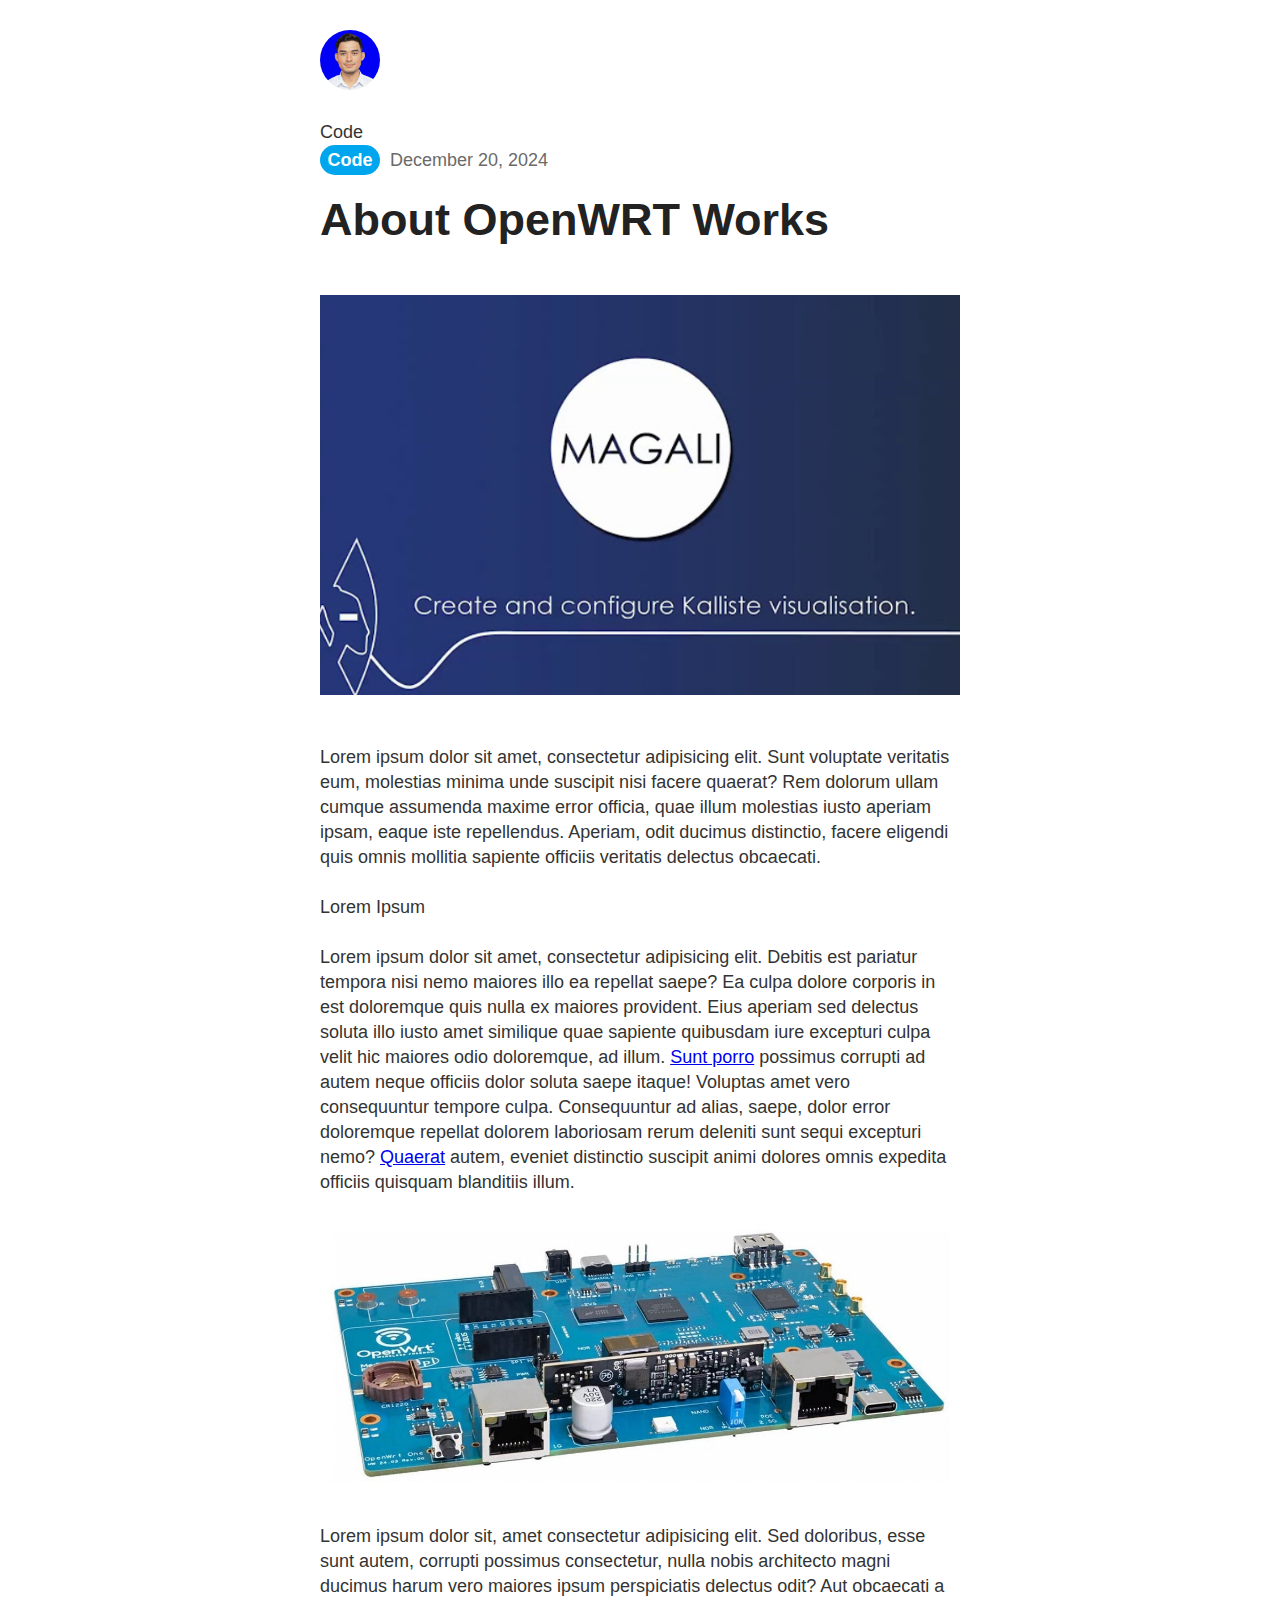
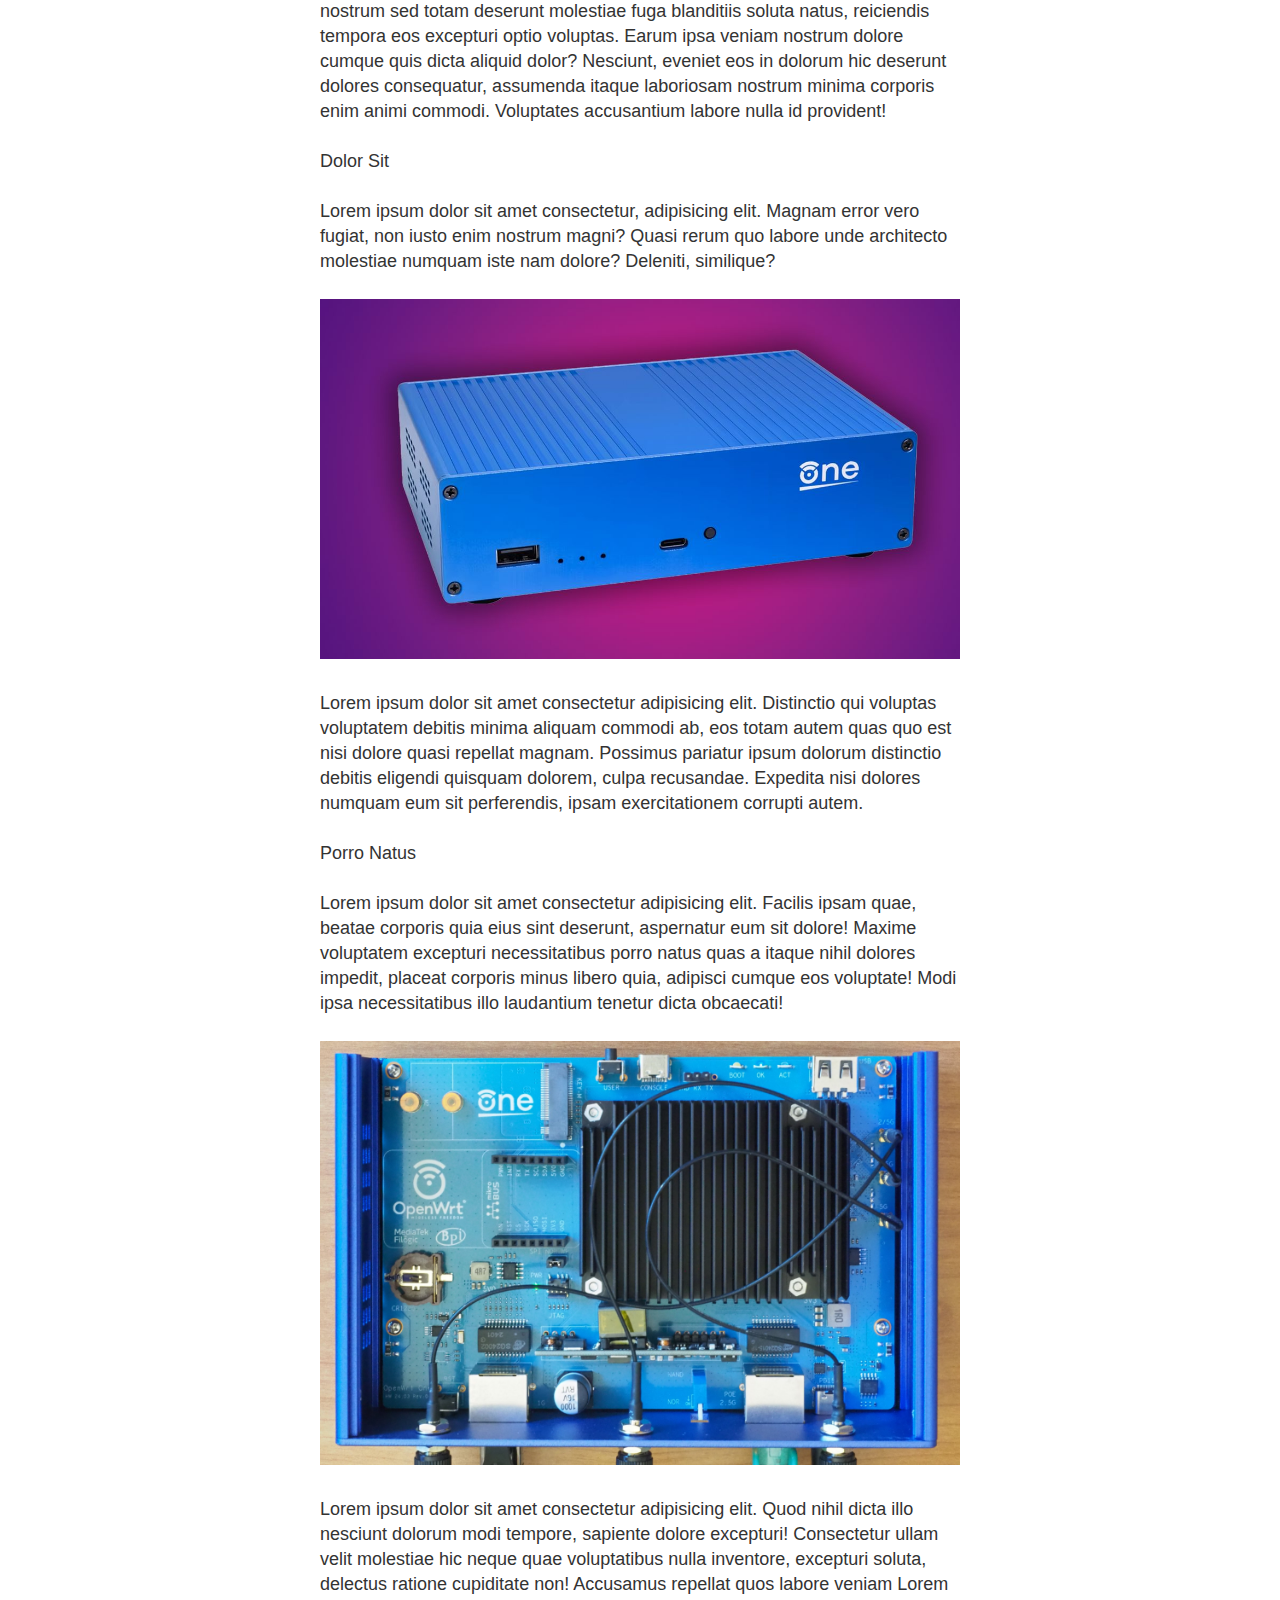
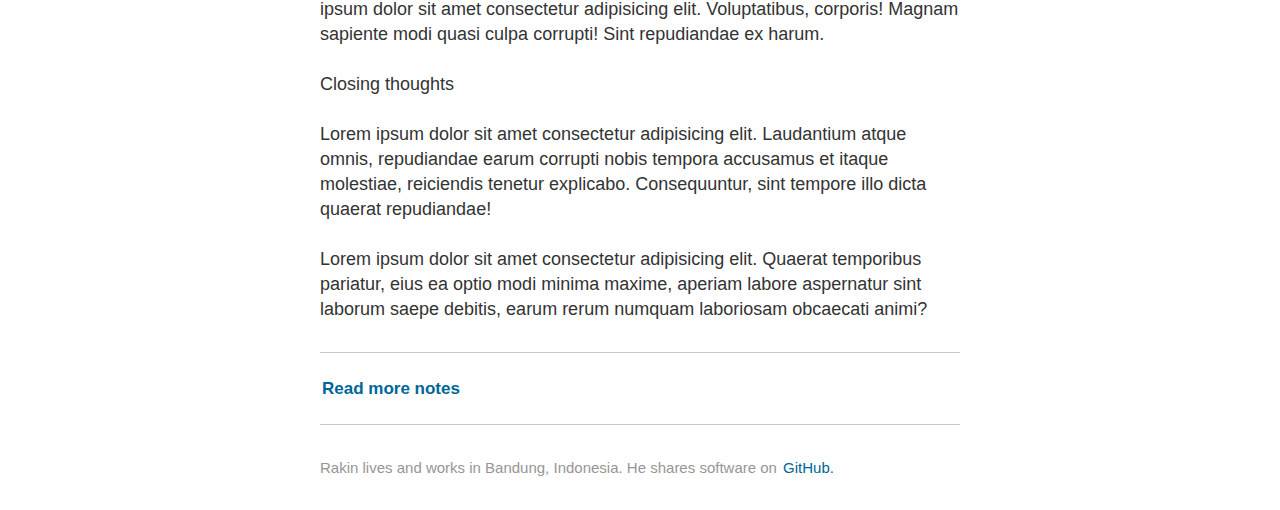
<file: Magali/magali.html>
<!DOCTYPE html>
<html lang="en">
<head>
    <meta charset="UTF-8">
    <meta name="viewport" content="width=device-width, initial-scale=1.0">
    <title>About MAGALI Data Processing Software</title>
    <link rel="stylesheet" href="../Innotech/style.css">
    <style>
        .container .main .cover {
        width: 100%;
        height: 400px;
        background-image: url(img/cover.png);
        background-size: cover;
        background-repeat: no-repeat;
        margin: 50px 0px;
    }

    </style>
</head>
<body>
    <div class="container">
        <div class="header">
            <div class="profile"></div>
            <div class="StyleCode">Code</div>
            <div class="date">December 20, 2024</div>
            <div class="judul"><h1>About OpenWRT Works</h1></div>
        </div>
        <div class="main">
            <div class="cover"></div>
            <div class="description">
                <p>Lorem ipsum dolor sit amet, consectetur adipisicing elit. Sunt voluptate veritatis eum, molestias minima unde suscipit nisi facere quaerat? Rem dolorum ullam cumque assumenda maxime error officia, quae illum molestias iusto aperiam ipsam, eaque iste repellendus. Aperiam, odit ducimus distinctio, facere eligendi quis omnis mollitia sapiente officiis veritatis delectus obcaecati.</p>
            </div>
            <div class="subjudul"><h2>Lorem Ipsum</h2></div>
            <div class="articel">
                <p>Lorem ipsum dolor sit amet, consectetur adipisicing elit. Debitis est pariatur tempora nisi nemo maiores illo ea repellat saepe? Ea culpa dolore corporis in est doloremque quis nulla ex maiores provident. Eius aperiam sed delectus soluta illo iusto amet similique quae sapiente quibusdam iure excepturi culpa velit hic maiores odio doloremque, ad illum. <a href="#">Sunt porro</a> possimus corrupti ad autem neque officiis dolor soluta saepe itaque! Voluptas amet vero consequuntur tempore culpa. Consequuntur ad alias, saepe, dolor error doloremque repellat dolorem laboriosam rerum deleniti sunt sequi excepturi nemo? <a href="#">Quaerat</a> autem, eveniet distinctio suscipit animi dolores omnis expedita officiis quisquam blanditiis illum.</p>
                <img src="img/img1.jpg" alt="server">
                <p>Lorem ipsum dolor sit, amet consectetur adipisicing elit. Sed doloribus, esse sunt autem, corrupti possimus consectetur, nulla nobis architecto magni ducimus harum vero maiores ipsum perspiciatis delectus odit? Aut obcaecati a nostrum sed totam deserunt molestiae fuga blanditiis soluta natus, reiciendis tempora eos excepturi optio voluptas. Earum ipsa veniam nostrum dolore cumque quis dicta aliquid dolor? Nesciunt, eveniet eos in dolorum hic deserunt dolores consequatur, assumenda itaque laboriosam nostrum minima corporis enim animi commodi. Voluptates accusantium labore nulla id provident!</p>

                <h2>Dolor Sit</h2>

                <p>Lorem ipsum dolor sit amet consectetur, adipisicing elit. Magnam error vero fugiat, non iusto enim nostrum magni? Quasi rerum quo labore unde architecto molestiae numquam iste nam dolore? Deleniti, similique?</p>

                <img src="img/img2.jpg" alt="server">

                <p>Lorem ipsum dolor sit amet consectetur adipisicing elit. Distinctio qui voluptas voluptatem debitis minima aliquam commodi ab, eos totam autem quas quo est nisi dolore quasi repellat magnam. Possimus pariatur ipsum dolorum distinctio debitis eligendi quisquam dolorem, culpa recusandae. Expedita nisi dolores numquam eum sit perferendis, ipsam exercitationem corrupti autem.</p>
            
                <h2>Porro Natus</h2>

                <p>Lorem ipsum dolor sit amet consectetur adipisicing elit. Facilis ipsam quae, beatae corporis quia eius sint deserunt, aspernatur eum sit dolore! Maxime voluptatem excepturi necessitatibus porro natus quas a itaque nihil dolores impedit, placeat corporis minus libero quia, adipisci cumque eos voluptate! Modi ipsa necessitatibus illo laudantium tenetur dicta obcaecati!</p>

                <img src="img/img3.jpeg" alt="">
                <p>Lorem ipsum dolor sit amet consectetur adipisicing elit. Quod nihil dicta illo nesciunt dolorum modi tempore, sapiente dolore excepturi! Consectetur ullam velit molestiae hic neque quae voluptatibus nulla inventore, excepturi soluta, delectus ratione cupiditate non! Accusamus repellat quos labore veniam Lorem ipsum dolor sit amet consectetur adipisicing elit. Voluptatibus, corporis! Magnam sapiente modi quasi culpa corrupti! Sint repudiandae ex harum.
                </p>


                <h2>Closing thoughts</h2>
                <p>Lorem ipsum dolor sit amet consectetur adipisicing elit. Laudantium atque omnis, repudiandae earum corrupti nobis tempora accusamus et itaque molestiae, reiciendis tenetur explicabo. Consequuntur, sint tempore illo dicta quaerat repudiandae!</p>

                <p>Lorem ipsum dolor sit amet consectetur adipisicing elit. Quaerat temporibus pariatur, eius ea optio modi minima maxime, aperiam labore aspernatur sint laborum saepe debitis, earum rerum numquam laboriosam obcaecati animi?</p>

            </div>
        </div>


        <div class="back">
            <a href="/index.html">Read more notes</a>
        </div>
        <div class="footer">
            Rakin lives and works in Bandung, Indonesia. He shares software on <a href="https://github.com/rakinghiyat" target="_blank">GitHub.</a>
        </div>
    </div>
</body>
</html>
</file>
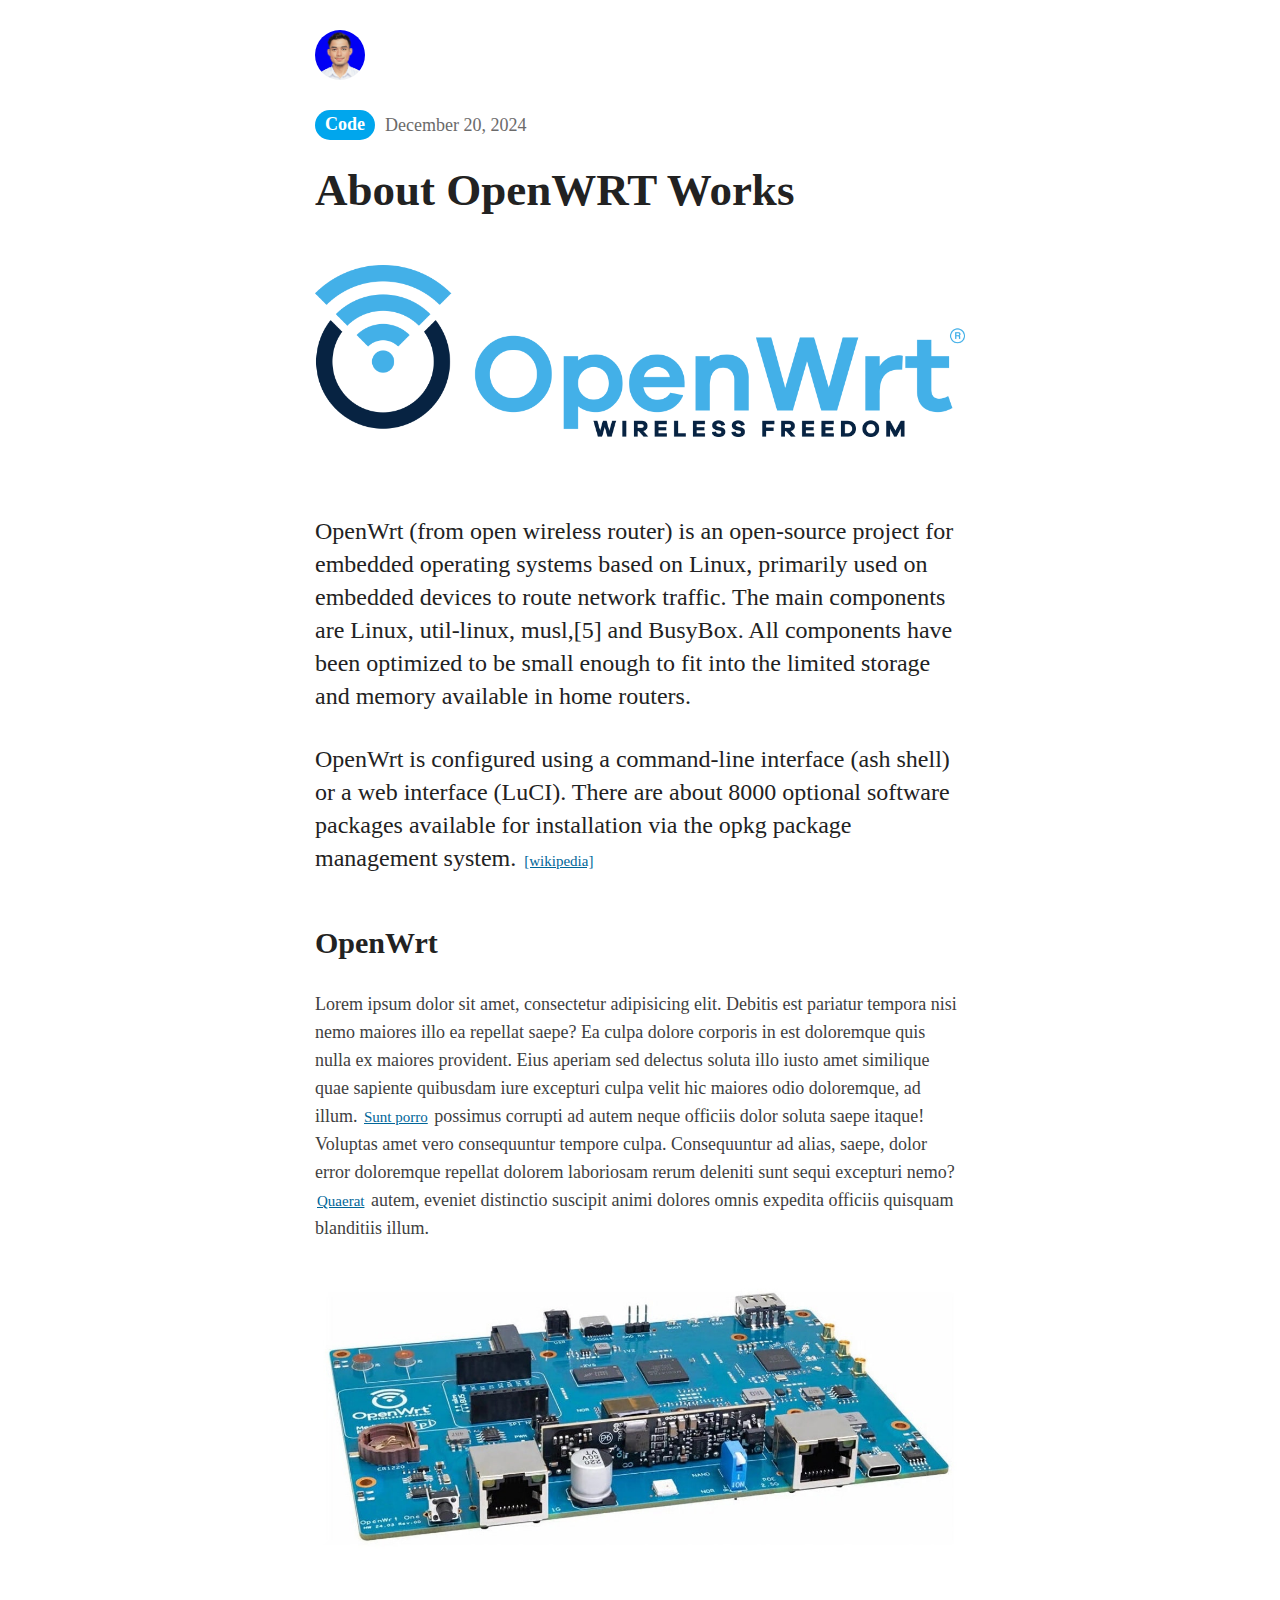
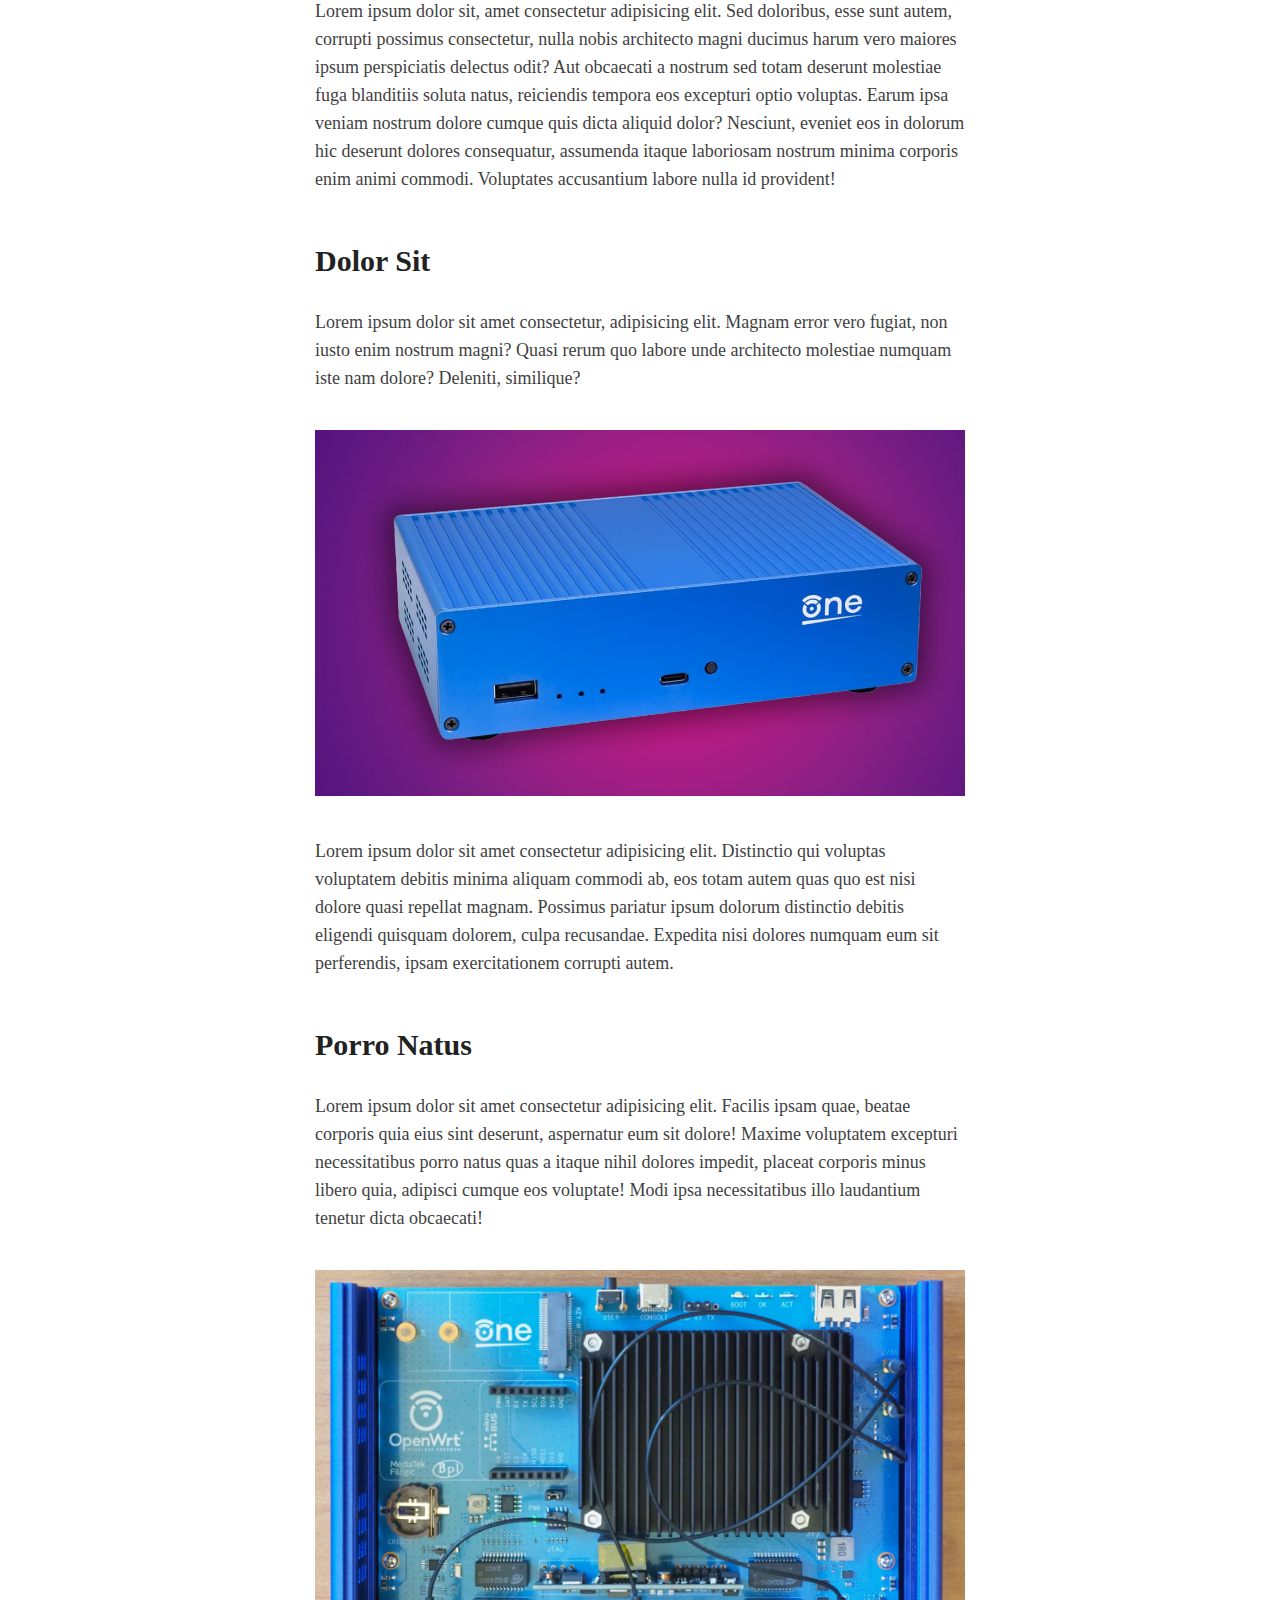
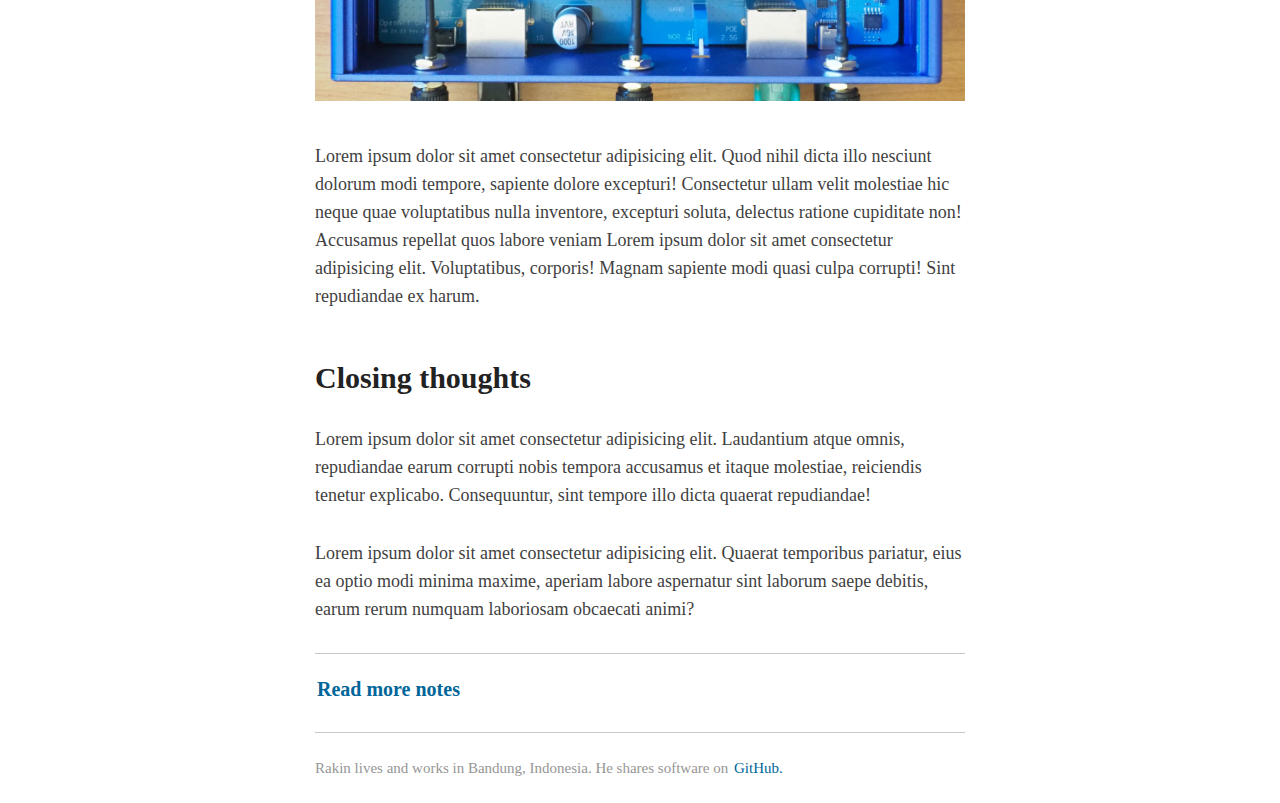
<file: OpenWrt/openwrt.html>
<!DOCTYPE html>
<html lang="en">
<head>
    <meta charset="UTF-8">
    <meta name="viewport" content="width=device-width, initial-scale=1.0">
    <title>About OpenWRT Works
    </title>
    <link rel="stylesheet" href="/style1.css">
    <style>
        .container .main .cover {
        width: 100%;
        height: 200px;
        background-image: url(img/cover.jpg);
        background-size: contain;
    }
    </style>
</head>
<body>
    <div class="container">
        <div class="header">
            <div class="profile"></div>
            <div class="StyleCode">Code</div>
            <div class="date">December 20, 2024</div>
            <div class="judul"><h1>About OpenWRT Works</h1></div>
        </div>
        <div class="main">
            <div class="cover"></div>
            <div class="description">
                <p>OpenWrt (from open wireless router) is an open-source project for embedded operating systems based on Linux, primarily used on embedded devices to route network traffic. The main components are Linux, util-linux, musl,[5] and BusyBox. All components have been optimized to be small enough to fit into the limited storage and memory available in home routers.</p>
                <p>OpenWrt is configured using a command-line interface (ash shell) or a web interface (LuCI). There are about 8000 optional software packages available for installation via the opkg package management system. <a href="https://en.wikipedia.org/wiki/OpenWrt" target="_blank">[wikipedia]</a></p>
            </div>
            <div class="subjudul"><h2>OpenWrt</h2></div>
            <div class="articel">
                <p>Lorem ipsum dolor sit amet, consectetur adipisicing elit. Debitis est pariatur tempora nisi nemo maiores illo ea repellat saepe? Ea culpa dolore corporis in est doloremque quis nulla ex maiores provident. Eius aperiam sed delectus soluta illo iusto amet similique quae sapiente quibusdam iure excepturi culpa velit hic maiores odio doloremque, ad illum. <a href="#">Sunt porro</a> possimus corrupti ad autem neque officiis dolor soluta saepe itaque! Voluptas amet vero consequuntur tempore culpa. Consequuntur ad alias, saepe, dolor error doloremque repellat dolorem laboriosam rerum deleniti sunt sequi excepturi nemo? <a href="#">Quaerat</a> autem, eveniet distinctio suscipit animi dolores omnis expedita officiis quisquam blanditiis illum.</p>
                <img src="img/img1.jpg" alt="server">
                <p>Lorem ipsum dolor sit, amet consectetur adipisicing elit. Sed doloribus, esse sunt autem, corrupti possimus consectetur, nulla nobis architecto magni ducimus harum vero maiores ipsum perspiciatis delectus odit? Aut obcaecati a nostrum sed totam deserunt molestiae fuga blanditiis soluta natus, reiciendis tempora eos excepturi optio voluptas. Earum ipsa veniam nostrum dolore cumque quis dicta aliquid dolor? Nesciunt, eveniet eos in dolorum hic deserunt dolores consequatur, assumenda itaque laboriosam nostrum minima corporis enim animi commodi. Voluptates accusantium labore nulla id provident!</p>

                <h2>Dolor Sit</h2>

                <p>Lorem ipsum dolor sit amet consectetur, adipisicing elit. Magnam error vero fugiat, non iusto enim nostrum magni? Quasi rerum quo labore unde architecto molestiae numquam iste nam dolore? Deleniti, similique?</p>

                <img src="img/img2.jpg" alt="server">

                <p>Lorem ipsum dolor sit amet consectetur adipisicing elit. Distinctio qui voluptas voluptatem debitis minima aliquam commodi ab, eos totam autem quas quo est nisi dolore quasi repellat magnam. Possimus pariatur ipsum dolorum distinctio debitis eligendi quisquam dolorem, culpa recusandae. Expedita nisi dolores numquam eum sit perferendis, ipsam exercitationem corrupti autem.</p>
            
                <h2>Porro Natus</h2>

                <p>Lorem ipsum dolor sit amet consectetur adipisicing elit. Facilis ipsam quae, beatae corporis quia eius sint deserunt, aspernatur eum sit dolore! Maxime voluptatem excepturi necessitatibus porro natus quas a itaque nihil dolores impedit, placeat corporis minus libero quia, adipisci cumque eos voluptate! Modi ipsa necessitatibus illo laudantium tenetur dicta obcaecati!</p>

                <img src="img/img3.jpeg" alt="">
                <p>Lorem ipsum dolor sit amet consectetur adipisicing elit. Quod nihil dicta illo nesciunt dolorum modi tempore, sapiente dolore excepturi! Consectetur ullam velit molestiae hic neque quae voluptatibus nulla inventore, excepturi soluta, delectus ratione cupiditate non! Accusamus repellat quos labore veniam Lorem ipsum dolor sit amet consectetur adipisicing elit. Voluptatibus, corporis! Magnam sapiente modi quasi culpa corrupti! Sint repudiandae ex harum.
                </p>


                <h2>Closing thoughts</h2>
                <p>Lorem ipsum dolor sit amet consectetur adipisicing elit. Laudantium atque omnis, repudiandae earum corrupti nobis tempora accusamus et itaque molestiae, reiciendis tenetur explicabo. Consequuntur, sint tempore illo dicta quaerat repudiandae!</p>

                <p>Lorem ipsum dolor sit amet consectetur adipisicing elit. Quaerat temporibus pariatur, eius ea optio modi minima maxime, aperiam labore aspernatur sint laborum saepe debitis, earum rerum numquam laboriosam obcaecati animi?</p>

            </div>
        </div>


        <div class="back">
            <a href="/home.html">Read more notes</a>
        </div>
        <div class="footer">
            Rakin lives and works in Bandung, Indonesia. He shares software on <a href="https://github.com/rakinghiyat" target="_blank">GitHub.</a>
        </div>
    </div>
</body>
</html>
</file>
<file: style.css>
/* RESET ALL TAG */
html, body, div, span, applet, object, iframe,
h1, h2, h3, h4, h5, h6, p, blockquote, pre,
a, abbr, acronym, address, big, cite, code,
del, dfn, em, img, ins, kbd, q, s, samp,
small, strike, strong, sub, sup, tt, var,
b, u, i, center,
dl, dt, dd, ol, ul, li,
fieldset, form, label, legend,
table, caption, tbody, tfoot, thead, tr, th, td,
article, aside, canvas, details, embed, 
figure, figcaption, footer, header, hgroup, 
menu, nav, output, ruby, section, summary,
time, mark, audio, video {
	margin: 0;
	padding: 0;
	border: 0;
	font-size: 100%;
	font: inherit;
	vertical-align: baseline;
}
/* HTML5 display-role reset for older browsers */
article, aside, details, figcaption, figure, 
footer, header, hgroup, menu, nav, section {
	display: block;
}
body {
	line-height: 1;
}
ol, ul {
	list-style: none;
}
blockquote, q {
	quotes: none;
}
blockquote:before, blockquote:after,
q:before, q:after {
	content: '';
	content: none;
}
table {
	border-collapse: collapse;
	border-spacing: 0;
}

/* STYLE */
body, p { 
    font-family: 'Segoe UI', Tahoma, Geneva, Verdana, sans-serif;
    font-size: 18px;
    line-height: 25px;
    color: rgb(51, 51, 51);
    font-weight: 430;
}

.container {
    width: 680px;
    margin: 0px auto;
    background-color: white;
    box-sizing: border-box;
    position: relative;
    padding: 0px 30px;
}


.profile {
    width: 120px;
    height: 120px;
    border-radius: 50%;
    background-image: url(img/profile.png);
    background-size: cover;
    background-position: 0 -5px ;
    margin-top: 50px;
    margin-bottom: 30px;
}

.container .main .judul {
    font-size: 45px;
    font-weight: bold;
    color: #222;
    margin-bottom: 30px;
}

.container .main .deskripsi {
    font-size: 25px;
    line-height: 35px;
    color: #222;
    margin-bottom: 30px;
}

.container .main .deskripsi a {
    color: #069;
    padding: 2px;
}

.container .main .deskripsi a:hover {
    color: white;
    background-color: #069;
}

.container .main .quotes {
    display: inline-block;
    width: 550px;
    font-size: 20px;
    line-height: 28px;
    font-weight: 450;
    color: #6b6a6a;
    border-left: 6px solid #c8c6c6;
    padding: 2px 0px 2px 20px;
    left: -17px;
    position: relative;
    margin-bottom: 20px;
}

/* .container .main .namequotes {
    font: 15px/10px 'Segoe UI', Tahoma;
    color: #222;
} */

/* List */

.list h2{
    font-size: 28px;
    font-weight: 750;
    color: #222;
    margin: 30px 0px;
}

.list .StyleCode {
    display: inline-block;
    height: 12px;
    width: 12px;
    border-radius: 50%;
    margin-right: 10px;
    margin-top: 20px;
    margin-bottom: 4px;
    background-color: #00A6ED;
}

.list .StyleTek {
    /* display: inline-block;
    height: 12px;
    width: 12px;
    border-radius: 50%;
    margin-right: 10px;
    margin-top: 20px;
    margin-bottom: 4px; */
    /* background-color: #849324; */
}

.list li .date {
    display: inline-block;
    /* position: absolute; */
    margin-top: 20px;
    font: 15px/10px 'Segoe UI', Tahoma;
    font-weight: 400;
    color: #6b6a6a;
    letter-spacing: 0.5px;
    word-spacing: 3px;
}

.list .ListText a {
    font: 18px/30px 'Segoe UI', Tahoma;
    font-weight: 4300;
    color: #069;
    margin-left: 20px;
    /* margin-bottom: 30px; */
    padding: 2px;
    text-decoration: none;
    letter-spacing: 0.5px;
    word-spacing: 2px;
}

.list .ListText a:hover {
    color: white;
    background-color: #069;
}

.container .footer {
    width: 650px;
    font: 15px/10px 'Segoe UI', Tahoma;
    padding: 30px 0;
    margin-top: 20px;
    border-top: 1px solid #c8c6c6;
    color: #969696;
}

.container .footer a {
    text-decoration: none;
    color: #069;
    padding: 2px;
}

.container .footer a:hover {
    color: white;
    background-color: #069;
}

 /* RESPONSIVE */
 /* @media screen and (max-width: 768px){
    .container {
        max-width: 100%;}
    .container img {
        max-width: 100%;}
    .container .back {
        max-width: 100%;}
    .container .footer {
        max-width: 100%;
        font-size: 14px;
        line-height: 20px;}
    body, p {
        font-size: 17px;}

    .judul {
        font-size: 40px;}

    .container .content .description p {
        font-size: 19px;
        line-height: 30px;}

    .container .content h2 {
        font-size: 28px;}
 }

 @media screen and (max-width: 426px){
    .container {
        max-width: 100%;}
    .container img {
        max-width: 100%;}
    .container .back {
        max-width: 100%;}
    .container .footer {
        max-width: 100%;
        font-size: 13px;
        line-height: 20px;}
    body, p {
        font-size: 15px;}

    .judul {
        font-size: 33px;
        line-height: 40px;}

    .container .content .description p {
        font-size: 19px;
        line-height: 30px;}

    .container .content h2 {
        font-size: 26px;}
 } */
</file>
<file: style1.css>
/* RESET ALL TAG */
html, body, div, span, applet, object, iframe,
h1, h2, h3, h4, h5, h6, p, blockquote, pre,
a, abbr, acronym, address, big, cite, code,
del, dfn, em, img, ins, kbd, q, s, samp,
small, strike, strong, sub, sup, tt, var,
b, u, i, center,
dl, dt, dd, ol, ul, li,
fieldset, form, label, legend,
table, caption, tbody, tfoot, thead, tr, th, td,
article, aside, canvas, details, embed, 
figure, figcaption, footer, header, hgroup, 
menu, nav, output, ruby, section, summary,
time, mark, audio, video {
	margin: 0;
	padding: 0;
	border: 0;
	font-size: 100%;
	font: inherit;
	vertical-align: baseline;
}
/* HTML5 display-role reset for older browsers */
article, aside, details, figcaption, figure, 
footer, header, hgroup, menu, nav, section {
	display: block;
}
body {
	line-height: 1;
}
ol, ul {
	list-style: none;
}
blockquote, q {
	quotes: none;
}
blockquote:before, blockquote:after,
q:before, q:after {
	content: '';
	content: none;
}
table {
	border-collapse: collapse;
	border-spacing: 0;
}

/* STYLE */
.container {
    width: 650px;
    /* height: 5000px; */
    margin: auto;
    background-color: white;
    box-sizing: border-box;
    position: relative;
    /* border: 1px solid black; */
}


.container .header .profile {
    width: 50px;
    height: 50px;
    border-radius: 50%;
    background-image: url(img/profile.png);
    background-size: cover;
    background-position: 0 -2px ;
    margin-top: 30px;
    margin-bottom: 30px;
}

.container .header .StyleCode {
    width: 60px;
    height: 30px;
    border-radius: 999px;
    background-color: #00A6ED;
    text-align: center;
    padding: 7px 0px;
    box-sizing: border-box;
    font: 18px/15px 'Segoe UI', Tahoma;
    color: white;
    font-weight: 700;

}

.container .header .date {
    display: inline-block;
    position: absolute;
    left: 70px;
    top: 90px;
    font: 18px/10px 'Segoe UI', Tahoma;
    font-weight: 400;
    color: #6b6a6a;
}

.container .header .judul {
    font: 45px/50px 'Segoe UI', Tahoma;
    font-weight: bold;
    color: #222;
    margin: 25px 0;
}

.container .main .cover {
    width: 100%;
    background-repeat: no-repeat;
    margin: 50px 0px;
}

.container .main .description p{
    font: 24px/33px 'Segoe UI', Tahoma;
    color: #222;
    margin: 30px 0px;
}

.container .main h2 {
    font: 30px/35px 'Segoe UI', Tahoma;
    font-weight: 700;
    color: #222;
    margin-top: 50px;
}

.container .main h3 {
    font: 18px/28px 'Segoe UI', Tahoma;
    font-weight: 600;
    color: #222;
    margin-bottom: -18px;
}

.container .main p {
    font: 18px/28px 'Segoe UI', Tahoma;
    color: #3f3f3f;
    font-weight: 400;
    margin: 30px 0px;
}

.bold-title {
    font: 18px/28px 'Segoe UI', Tahoma;
    font-weight: 600;
    color: #222;
}

.container .main ul {
    font: 18px/28px 'Segoe UI', Tahoma;
    color: #3f3f3f;
    list-style:disc;
    margin: 10px 0 20px 20px;
    font-weight: 400;
}   

.container .main ul li p {
    margin: 5px 0;
}

.container .main ol {
    font: 18px/28px 'Segoe UI', Tahoma;
    color: #222;
    font-weight: 700;
    list-style: decimal;
    margin: 20px 0px 0px 20px;
}

.implementation .bold-subtitle {
    font: 18px/28px 'Segoe UI', Tahoma;
    color: #222;
    font-weight: 500;   
}

.implementation ol li ul li {
    margin: 5px 0;
    font: 18px/28px 'Segoe UI', Tahoma;
    color: #3f3f3f;
    font-weight: 400;
    margin: 10px 0px;
}

.implementation ul .sublist {
    list-style: circle;
}

.implementation ul .bold-subsubtitle {
    color: #222;
    font-weight: 500;   
}

.container .main a {
    font: 15px/0px 'Segoe UI', Tahoma;
    color: #069;
    padding: 2px;
    margin-top: 0px;
}

.container .main a:hover {
    color: white;
    background-color: #069;
}

.container img {
    width: 650px;
    height: auto;
    margin: 8px 0px;
}

/* .container .smallimg {
    width: 300px;
    display: block;
    margin: 40px auto;
} */

.container .back {
    width: 650px;
    font: 20px/10px 'Segoe UI', Tahoma;
    font-weight: 700;
    padding: 30px 0;
    margin-top: 30px;
    border-top: 1px solid #c8c6c6;
    color: #969696;
}

.container .back a {
    text-decoration: none;
    color: #069;
    padding: 2px;
}

.container .back a:hover {
    color: white;
    background-color: #069;
}

.container .footer {
    width: 650px;
    font: 15px/10px 'Segoe UI', Tahoma;
    padding: 30px 0;
    margin-top: 8px;
    border-top: 1px solid #c8c6c6;
    color: #969696;
}

.container .footer a {
    text-decoration: none;
    color: #069;
    padding: 2px;
}

.container .footer a:hover {
    color: white;
    background-color: #069;
}

/* RESET FLOATS */
.cf:before,
 .cf:after {
     content: " "; /* 1 */
     display: table; /* 2 */
 }
 
 .cf:after {
     clear: both;
 }
</file>
<file: Innotech/style.css>
/* RESET ALL TAG */
html, body, div, span, applet, object, iframe,
h1, h2, h3, h4, h5, h6, p, blockquote, pre,
a, abbr, acronym, address, big, cite, code,
del, dfn, em, img, ins, kbd, q, s, samp,
small, strike, strong, sub, sup, tt, var,
b, u, i, center,
dl, dt, dd, ol, ul, li,
fieldset, form, label, legend,
table, caption, tbody, tfoot, thead, tr, th, td,
article, aside, canvas, details, embed, 
figure, figcaption, footer, header, hgroup, 
menu, nav, output, ruby, section, summary,
time, mark, audio, video {
	margin: 0;
	padding: 0;
	border: 0;
	font-size: 100%;
	font: inherit;
	vertical-align: baseline;
}
/* HTML5 display-role reset for older browsers */
article, aside, details, figcaption, figure, 
footer, header, hgroup, menu, nav, section {
	display: block;
}
body {
	line-height: 1;
    overflow: auto;
}
ol, ul {
	list-style: none;
}
blockquote, q {
	quotes: none;
}
blockquote:before, blockquote:after,
q:before, q:after {
	content: '';
	content: none;
}
table {
	border-collapse: collapse;
	border-spacing: 0;
}

/* STYLE */

/* * {
    outline: 1px solid red;
} */

body, p { 
    font-family: 'Segoe UI', Tahoma, Geneva, Verdana, sans-serif;
    font-size: 18px;
    line-height: 25px;
    color: rgb(51, 51, 51);
    font-weight: 430;
    
}

.container {
    width: 680px;
    margin: 0px auto;
    background-color: white;
    box-sizing: border-box;
    position: relative;
    padding: 0px 20px;
}

/*------ Header ------*/

.profile {
    width: 60px;
    height: 60px;
    border-radius: 50%;
    background-image: url(../img/profile.png);
    background-size: cover;
    background-position: 0 -2px ;
    margin: 30px 0;
}

.date::before {
    display: inline-block;
    width: 60px;
    height: 30px;
    border-radius: 999px;
    background-color: #00A6ED;
    content: "Code";
    box-sizing: border-box;
    color: white;
    font-weight: 700;
    text-align: center;
    line-height: 30px;
    margin-right: 10px;    
}

.date {
    color: #6b6a6a;
}

.judul {
    font-size: 45px;
    line-height: 50px;
    font-weight: bold;
    margin: 20px 0px;
    color: #222;
}

/*------ Content ------*/

.cover {
    width: 100%;
    background-repeat: no-repeat;
    background-size: cover;
    margin: 30px 0px;
    display: block;
}

.container .content .description p {
    font-size: 22px;
    line-height: 33px;
    margin: 25px 0px;
    color: #222;
}

.container .content h2 {
    font-size: 30px;
    line-height: 35px;
    font-weight: 700;
    margin: 50px 0 30px 0;
    color: #222;
}

.bold {
    font-weight: 630;
    color: #222;
    margin: 20px 0;
}

p {
    margin: 25px 0px;
}

.list {
    list-style: disc;
    margin: 20px 0 20px 20px;
    color: #3f3f3f;
    font-weight: 400;
}


.order-list li p {
    font-weight: 400;
}

.sub-list {
    list-style: circle;
    margin: 20px 0 20px 20px;
    color: #222;
}

.sub-list .bold {
    color: #3f3f3f;
}

.order-list {
    color: #222;
    font-weight: 630;
    list-style: decimal;
    margin: 20px 0px 0px 20px;
}

.order-list .list-image {
    width: 90%;
    margin: 20px auto 30px auto;
    display: block;
}

.content a {
    font: 15px/0px 'Segoe UI', Tahoma;
    color: #069;
    padding: 2px;
}

.content a:hover {
    color: white;
    background-color: #069;
}

.container .content .link {
    margin-top: 0px;
    margin-bottom: 30px;
}

.container img {
    width: 640px;
    height: auto;
    box-sizing: border-box;

}

.back {
    width: 640px;
    padding: 23px 0;
    margin-top: 30px;
    border-top: 1px solid #c8c6c6;
    color: #969696;
}

.back a {
    text-decoration: none;
    color: #069;
    padding: 2px;
    font-weight: 650;
    font-size: 17px;
}

.back a:hover {
    color: white;
    background-color: #069;
}

.footer {
    width: 640px;
    font-size: 15px;
    padding: 30px 0;
    border-top: 1px solid #c8c6c6;
    color: #969696;
}

.footer a {
    text-decoration: none;
    color: #069;
    padding: 2px;
}

.footer a:hover {
    color: white;
    background-color: #069;
}

.spacing {
    margin-top: 30px;
}

 /* RESPONSIVE */
 @media screen and (max-width: 768px){
    .container {
        max-width: 100%;}
    .container img {
        max-width: 100%;}
    .container .back {
        max-width: 100%;}
    .container .footer {
        max-width: 100%;
        font-size: 14px;
        line-height: 20px;}
    body, p {
        font-size: 17px;}

    .judul {
        font-size: 40px;}

    .container .content .description p {
        font-size: 19px;
        line-height: 30px;}

    .container .content h2 {
        font-size: 28px;}
 }

 @media screen and (max-width: 426px){
    .container {
        max-width: 100%;}
    .container img {
        max-width: 100%;}
    .container .back {
        max-width: 100%;}
    .container .footer {
        max-width: 100%;
        font-size: 13px;
        line-height: 20px;}
    body, p {
        font-size: 15px;}

    .judul {
        font-size: 33px;
        line-height: 40px;}

    .container .content .description p {
        font-size: 19px;
        line-height: 30px;}

    .container .content h2 {
        font-size: 26px;}
 }
</file>
